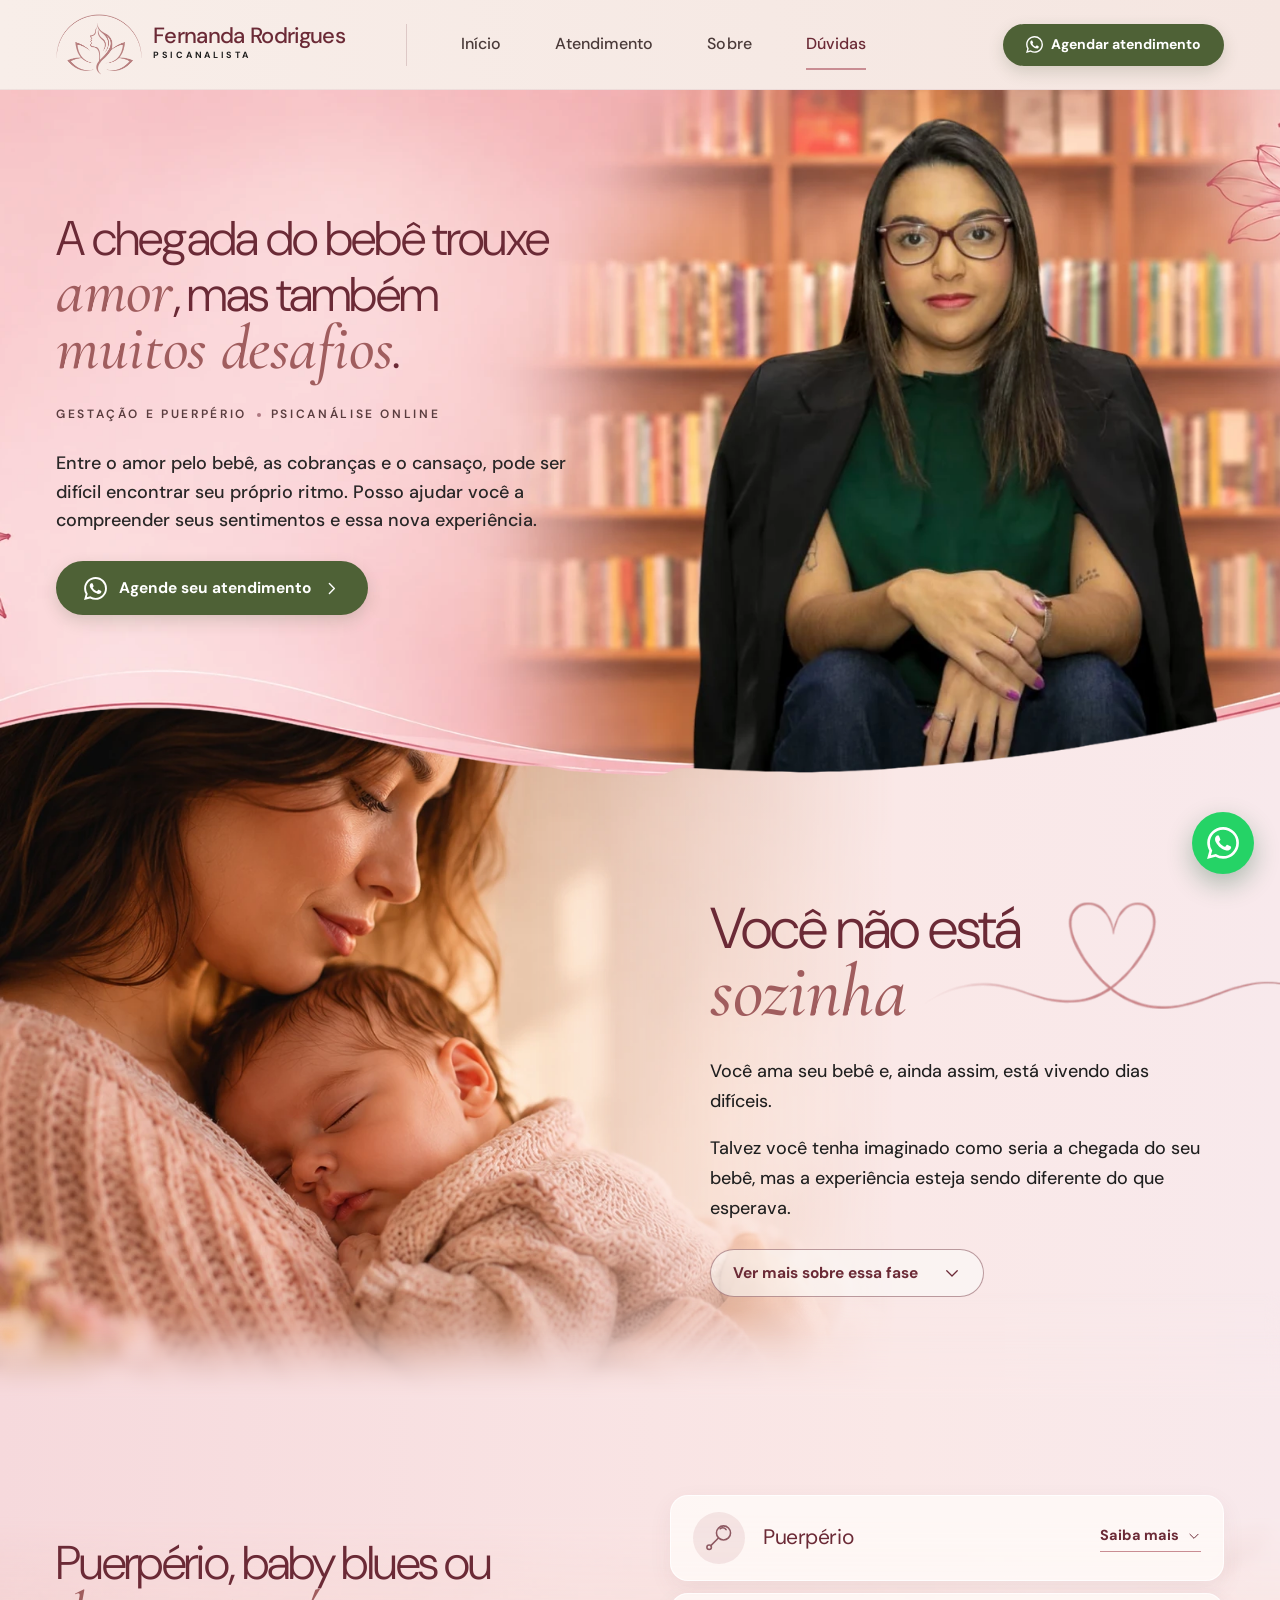
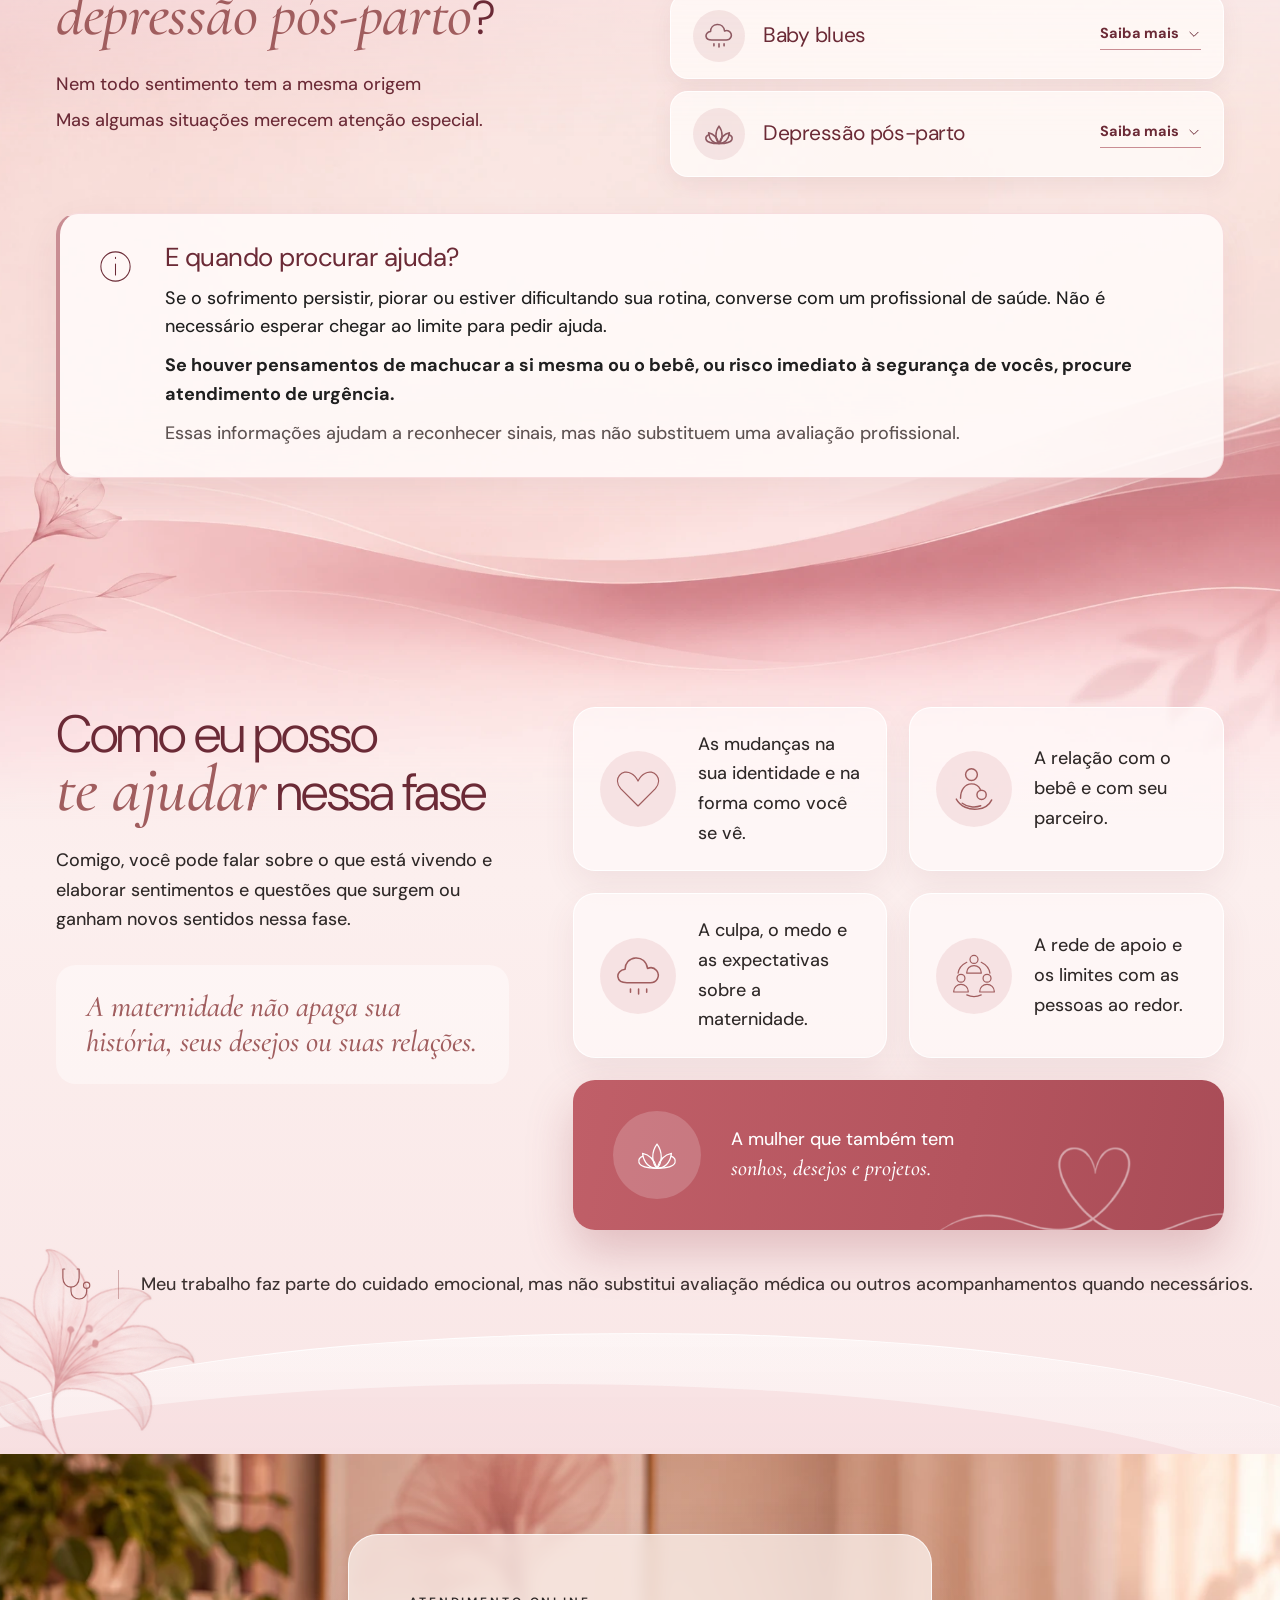
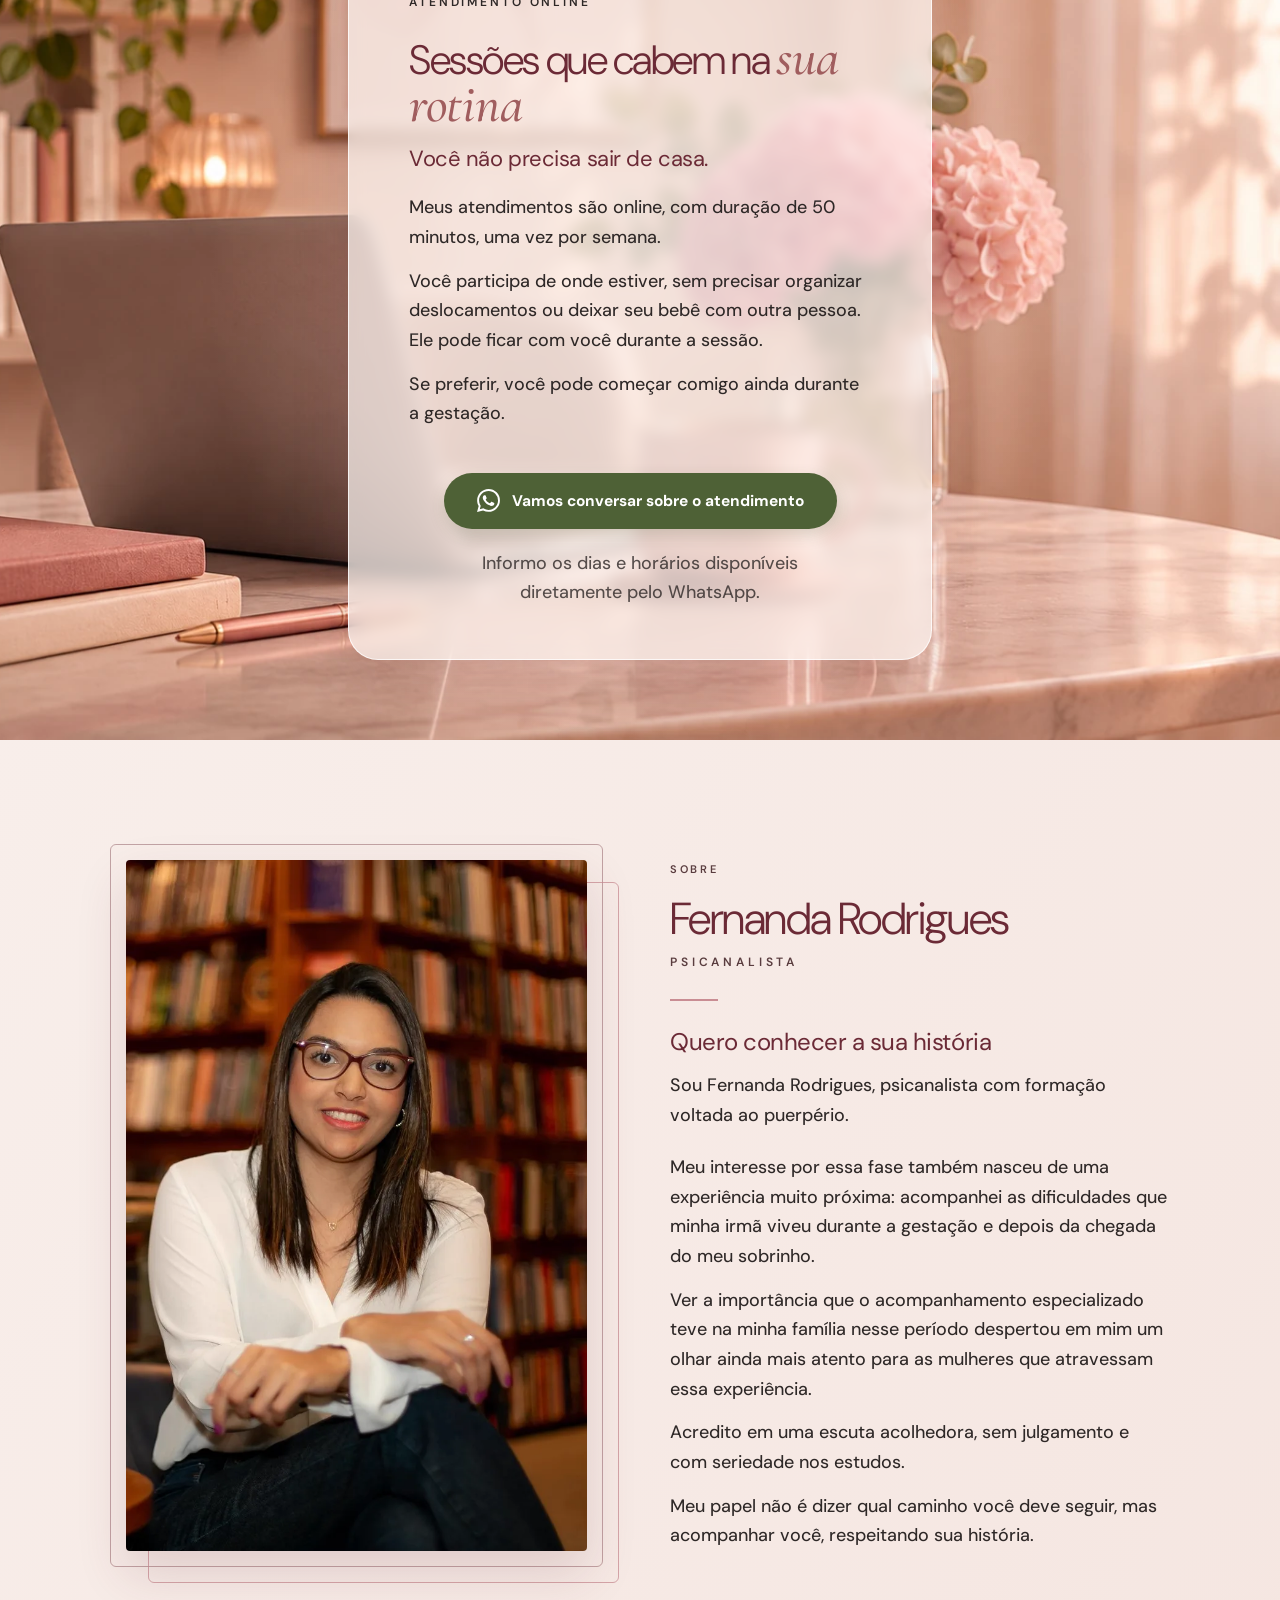
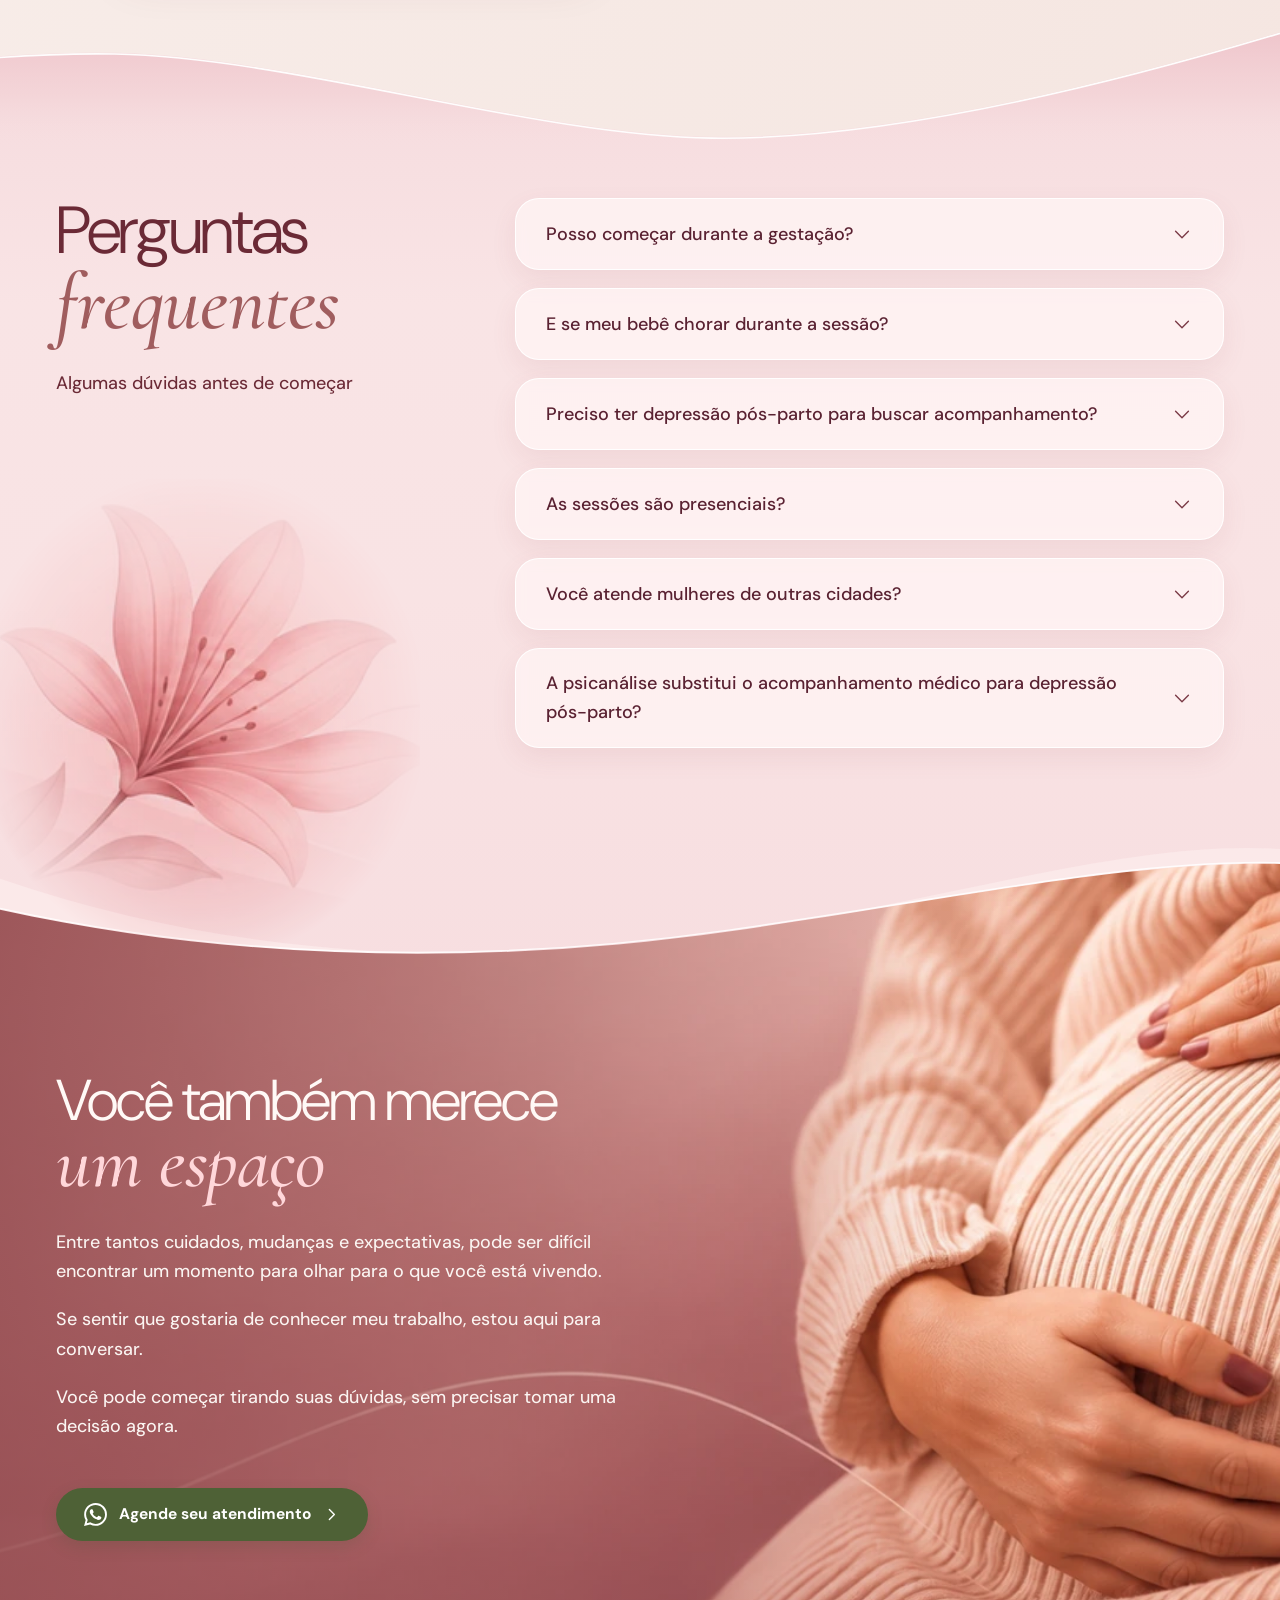
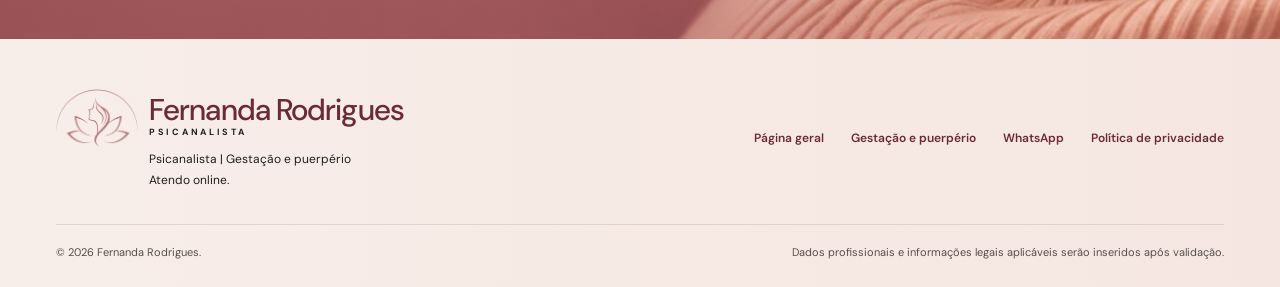
<file: site-puerperio/index.html>
<!doctype html>
<html lang="pt-BR">
<head>
  <!-- Google Tag Manager -->
  <script async src="https://www.googletagmanager.com/gtm.js?id=GTM-MWP8CK8N"></script>
  <script>
    window.dataLayer = window.dataLayer || [];
    function gtag(){dataLayer.push(arguments);}
    gtag('js', new Date());
  </script>
  <!-- End Google Tag Manager -->
  <meta charset="utf-8">
  <meta name="viewport" content="width=device-width, initial-scale=1">
  <meta name="theme-color" content="#F5E6E1">
  <meta name="description" content="Acompanhamento psicanalítico online para gestação e puerpério. Comigo, você encontra um espaço de escuta para falar sobre a maternidade e seus sentimentos.">
  <meta name="robots" content="index,follow">
  <title>Gestação e puerpério | Fernanda Rodrigues — Psicanalista</title>
  <link rel="canonical" href="https://psifernandar.com.br/puerperio/">

  <meta property="og:type" content="website">
  <meta property="og:site_name" content="Fernanda Rodrigues">
  <meta property="og:locale" content="pt_BR">
  <meta property="og:url" content="https://psifernandar.com.br/puerperio/">
  <meta property="og:title" content="Gestação e puerpério | Fernanda Rodrigues, Psicanalista">
  <meta property="og:description" content="Acompanhamento psicanalítico online para gestação e puerpério. Comigo, você encontra um espaço de escuta para falar sobre a maternidade e seus sentimentos.">
  <meta property="og:image" content="https://psifernandar.com.br/puerperio/assets/og-image.jpg">
  <meta property="og:image:width" content="1200">
  <meta property="og:image:height" content="630">
  <meta property="og:image:alt" content="Mulher grávida com as mãos na barriga">
  <meta name="twitter:card" content="summary_large_image">

  <link rel="icon" type="image/png" sizes="32x32" href="/favicon-32.png">
  <link rel="icon" type="image/png" sizes="16x16" href="/favicon-16.png">
  <link rel="apple-touch-icon" href="/assets/img/apple-touch-icon.png">
  <link rel="preconnect" href="https://fonts.googleapis.com">
  <link rel="preconnect" href="https://fonts.gstatic.com" crossorigin>
  <link href="https://fonts.googleapis.com/css2?family=Cormorant:ital,wght@0,500;0,600;1,500;1,600&family=DM+Sans:opsz,wght@9..40,300..700&display=swap" rel="stylesheet">
  <link rel="preload" as="image" href="assets/hero_onda_v2.webp?v=1" fetchpriority="high">
  <link rel="stylesheet" href="css/style-v2.css?v=5">
  <script src="js/script.js" defer></script>
  <script type="application/ld+json">
  {
    "@context": "https://schema.org",
    "@type": "Person",
    "name": "Fernanda Rodrigues",
    "jobTitle": "Psicanalista",
    "description": "Acompanhamento psicanalítico online para gestação e puerpério. Comigo, você encontra um espaço de escuta para falar sobre a maternidade e seus sentimentos.",
    "url": "https://psifernandar.com.br/puerperio/",
    "image": "https://psifernandar.com.br/puerperio/assets/og-image.jpg"
  }
  </script>
  <script type="application/ld+json">
  {
    "@context": "https://schema.org",
    "@type": "FAQPage",
    "mainEntity": [
      {
        "@type": "Question",
        "name": "Posso começar durante a gestação?",
        "acceptedAnswer": { "@type": "Answer", "text": "Sim. Posso te acompanhar também durante a gestação, para que você tenha esse suporte antes mesmo da chegada do bebê." }
      },
      {
        "@type": "Question",
        "name": "E se meu bebê chorar durante a sessão?",
        "acceptedAnswer": { "@type": "Answer", "text": "Tudo bem. Seu bebê pode ficar com você. A maternidade não precisa ficar do lado de fora da sessão." }
      },
      {
        "@type": "Question",
        "name": "Preciso ter depressão pós-parto para buscar acompanhamento?",
        "acceptedAnswer": { "@type": "Answer", "text": "Não. Você não precisa ter um diagnóstico para buscar acompanhamento. Pode conversar sobre as mudanças, dúvidas e sentimentos que está vivendo." }
      },
      {
        "@type": "Question",
        "name": "As sessões são presenciais?",
        "acceptedAnswer": { "@type": "Answer", "text": "Não. Atendo online, permitindo que você participe de casa ou de outro lugar em que tenha privacidade." }
      },
      {
        "@type": "Question",
        "name": "Você atende mulheres de outras cidades?",
        "acceptedAnswer": { "@type": "Answer", "text": "Sim. Atendo online mulheres de diferentes regiões do Brasil e brasileiras que vivem no exterior." }
      },
      {
        "@type": "Question",
        "name": "A psicanálise substitui o acompanhamento médico para depressão pós-parto?",
        "acceptedAnswer": { "@type": "Answer", "text": "Não. Quando há suspeita de depressão pós-parto, é importante buscar avaliação de um profissional de saúde habilitado. Meu trabalho pode integrar o cuidado, conforme a necessidade de cada mulher." }
      }
    ]
  }
  </script>
</head>
<body>
<a class="skip-link" href="#principal">Ir para o conteúdo</a>

<!-- Coleção de ícones vetoriais: interface (não fazem parte das fotografias). -->
<svg class="symbol-library" aria-hidden="true" xmlns="http://www.w3.org/2000/svg">
 <symbol id="icon-flower" viewBox="0 0 64 64"><path d="M32 57V33M32 33C20 30 14 20 15 9c10 3 16 9 17 24Zm0 0C44 30 50 20 49 9c-10 3-16 9-17 24ZM32 40C18 37 8 41 6 28c12-1 21 3 26 12Zm0 0c14-3 24 1 26-12-12-1-21 3-26 12Z"/></symbol>
 <symbol id="icon-heart" viewBox="0 0 64 64"><path d="M32 55 9 32C-2 19 11 5 23 12c4 2 7 6 9 10 2-4 5-8 9-10 12-7 25 7 14 20Z"/></symbol>
 <symbol id="icon-cloud" viewBox="0 0 64 64"><path d="M18 45h27c10 0 13-12 6-18-3-3-7-3-10-2-1-9-7-15-16-15-9 0-15 6-16 15-7 1-11 6-10 12 1 5 7 8 19 8Zm2 8-3 5m17-5-3 5m17-5-3 5"/></symbol>
 <symbol id="icon-balance" viewBox="0 0 64 64"><path d="M32 7v49M20 57h24M10 18h44M12 19 4 39h16l-8-20Zm40 0-8 20h16l-8-20ZM4 39c0 8 16 8 16 0m24 0c0 8 16 8 16 0"/></symbol>
 <symbol id="icon-laptop" viewBox="0 0 64 64"><rect x="12" y="11" width="40" height="31" rx="2"/><path d="M6 49h52l-5 6H11l-5-6Z"/></symbol>
 <symbol id="icon-arrow" viewBox="0 0 24 24"><path d="m9 5 7 7-7 7"/></symbol>
 <symbol id="icon-chevron" viewBox="0 0 24 24"><path d="m5 9 7 7 7-7"/></symbol>
 <symbol id="icon-whatsapp" viewBox="0 0 24 24"><path fill="currentColor" stroke="none" d="M17.47 14.38c-.3-.15-1.76-.87-2.03-.97-.27-.1-.47-.15-.67.15-.2.3-.77.97-.94 1.16-.17.2-.35.22-.64.08-.3-.15-1.26-.47-2.39-1.48-.88-.79-1.48-1.76-1.65-2.06-.17-.3-.02-.46.13-.6.13-.14.3-.35.45-.52.15-.18.2-.3.3-.5.1-.2.05-.37-.03-.52-.07-.15-.67-1.61-.92-2.2-.24-.58-.49-.5-.67-.51h-.57c-.2 0-.52.07-.79.37-.27.3-1.04 1.02-1.04 2.48s1.06 2.88 1.21 3.07c.15.2 2.1 3.2 5.08 4.49.71.3 1.26.49 1.7.63.71.22 1.36.19 1.87.12.57-.09 1.76-.72 2-1.41.25-.7.25-1.29.18-1.41-.08-.13-.28-.2-.57-.35m-5.42 7.4h-.01a9.87 9.87 0 0 1-5.03-1.38l-.36-.21-3.74.98 1-3.65-.24-.37a9.86 9.86 0 0 1-1.51-5.26c0-5.45 4.44-9.88 9.89-9.88 2.64 0 5.12 1.03 6.99 2.9a9.82 9.82 0 0 1 2.89 6.99c0 5.45-4.44 9.88-9.89 9.88m8.41-18.3A11.82 11.82 0 0 0 12.05 0C5.5 0 .16 5.34.16 11.89c0 2.1.55 4.14 1.59 5.95L.06 24l6.3-1.65a11.88 11.88 0 0 0 5.68 1.45h.01c6.55 0 11.89-5.34 11.89-11.89a11.82 11.82 0 0 0-3.48-8.41Z"/></symbol>
 <symbol id="icon-clock" viewBox="0 0 64 64"><circle cx="32" cy="32" r="22"/><path d="M32 19v14l10 7"/></symbol>
 <symbol id="icon-calendar" viewBox="0 0 64 64"><rect x="10" y="14" width="44" height="40" rx="3"/><path d="M20 8v12m24-12v12M10 26h44"/></symbol>
 <symbol id="icon-info" viewBox="0 0 64 64"><circle cx="32" cy="32" r="24"/><path d="M32 28v18m0-29v2"/></symbol>
 <symbol id="icon-spark" viewBox="0 0 64 64"><path d="M32 5v54M5 32h54M13 13l38 38m0-38L13 51"/></symbol>
 <symbol id="icon-rattle" viewBox="0 0 64 64"><circle cx="40" cy="23" r="12.5"/><path d="M34 15.5a8 8 0 0 1 10.5 1.5M31 32 17.5 45.5"/><circle cx="14.5" cy="48.5" r="4"/></symbol>
 <symbol id="icon-cloud-rain" viewBox="0 0 64 64"><path d="M19 39h26c7.5 0 11.5-8 7-13.5-2.5-3-6.5-4-10-2.3C41 15.5 35.5 11 28.5 11.5 21.5 12 17 17.5 17 24c-5.5.5-8.5 4.5-8 8.5.5 4 4 6.5 10 6.5Z"/><path d="M23 46v3.5M32 46v5.5M41 46v3.5"/></symbol>
 <symbol id="icon-mother-baby" viewBox="0 0 64 64"><circle cx="30" cy="13" r="7"/><path d="M17 41c0-10 5.5-17 13-17 5 0 8.5 2.5 10.5 6.5"/><circle cx="42" cy="37" r="5.5"/><path d="M12 42c5 9 15 13 25 12 8-.8 14-4.5 17-11"/><path d="M19 47c6 4.5 15 5.5 22 3"/></symbol>
 <symbol id="icon-stethoscope" viewBox="0 0 64 64"><path d="M14 8h-3v14c0 9 6 15 13 15s13-6 13-15V8h-3"/><path d="M24 37v6c0 8 6 13 13 13s12-5 12-12v-5"/><circle cx="49" cy="34" r="5"/></symbol>
 <symbol id="icon-lotus" viewBox="0 0 64 64"><path d="M32 49c-7-7-7.5-21 0-31 7.5 10 7 24 0 31Z"/><path d="M32 49c-9.5 0-17-6.5-18.5-19 8.5 1.5 15 8 18.5 19Zm0 0c9.5 0 17-6.5 18.5-19-8.5 1.5-15 8-18.5 19Z"/><path d="M14 33.5c-4 1.5-6 5-5 8.5 2 5 11 7 23 7s21-2 23-7c1-3.5-1-7-5-8.5"/></symbol>
 <symbol id="tp-heart" viewBox="2.8 3.4 58.3 58.3"><path d="M32 55 9 32C-2 19 11 5 23 12c4 2 7 6 9 10 2-4 5-8 9-10 12-7 25 7 14 20Z"/></symbol>
 <symbol id="tp-mother" viewBox="6.9 4 52.2 52.2"><circle cx="30" cy="13" r="7"/><path d="M17 41c0-10 5.5-17 13-17 5 0 8.5 2.5 10.5 6.5"/><circle cx="42" cy="37" r="5.5"/><path d="M12 42c5 9 15 13 25 12 8-.8 14-4.5 17-11"/><path d="M19 47c6 4.5 15 5.5 22 3"/></symbol>
 <symbol id="tp-cloud" viewBox="6.9 7.05 48.9 48.9"><path d="M19 39h26c7.5 0 11.5-8 7-13.5-2.5-3-6.5-4-10-2.3C41 15.5 35.5 11 28.5 11.5 21.5 12 17 17.5 17 24c-5.5.5-8.5 4.5-8 8.5.5 4 4 6.5 10 6.5Z"/><path d="M23 46v3.5M32 46v5.5M41 46v3.5"/></symbol>
 <symbol id="tp-support" viewBox="1.6 4.5 60.8 60.8"><circle cx="32" cy="12" r="5.5"/><path d="M22 31v-1c0-5.5 4.5-9.5 10-9.5s10 4 10 9.5v1Z"/><circle cx="14" cy="38" r="5.5"/><path d="M4 57v-1c0-5.5 4.5-9.5 10-9.5s10 4 10 9.5v1Z"/><circle cx="50" cy="38" r="5.5"/><path d="M40 57v-1c0-5.5 4.5-9.5 10-9.5s10 4 10 9.5v1Z"/><path d="M10 31C11 24 16 19 22 16"/><path d="M54 31C53 24 48 19 42 16"/><path d="M22 61c6.5 3 13.5 3 20 0"/></symbol>
</svg>

<header class="site-header" id="inicio">
  <div class="header-inner container">
    <a href="#inicio" class="brand" aria-label="Fernanda Rodrigues, voltar ao início">
      <img class="brand-mark brand-logo" src="assets/logo_fernanda.webp" alt="" aria-hidden="true" width="672" height="474" decoding="async">
      <span class="brand-label"><strong>Fernanda Rodrigues</strong><span>PSICANALISTA</span></span>
    </a>
    <nav class="site-nav" id="navegacao" aria-label="Navegação principal">
      <a class="active" href="#inicio">Início</a>
      <a href="#atendimento">Atendimento</a>
      <a href="#sobre">Sobre</a>
      <a href="#duvidas">Dúvidas</a>
    </nav>
    <a class="btn btn--small btn--primary btn--top contact-trigger" href="#contato"><svg class="icon" aria-hidden="true"><use href="#icon-whatsapp"/></svg> Agendar atendimento</a>
    <button class="menu-toggle" type="button" aria-expanded="false" aria-controls="navegacao" aria-label="Abrir menu"><span></span><span></span><span></span></button>
  </div>
</header>

<main id="principal">
  <!-- 1. HERO. O título e o subtítulo reproduzem a copy validada, não o texto ilustrativo do PNG. -->
  <section class="hero section-anchor" aria-labelledby="hero-title">
    <div class="hero-shade" aria-hidden="true"></div>
    <div class="container hero-inner">
      <div class="hero-content">
        <h1 id="hero-title">A chegada do bebê trouxe <em class="hl">amor</em>, mas também <em class="hl">muitos desafios</em>.</h1>
        <p class="eyebrow eyebrow--hero hero-tag">GESTAÇÃO E PUERPÉRIO <span class="tag-dash" aria-hidden="true"></span> PSICANÁLISE ONLINE</p>
        <p class="hero-lead">Entre o amor pelo bebê, as cobranças e o cansaço, pode ser difícil encontrar seu próprio ritmo. Posso ajudar você a compreender seus sentimentos e essa nova experiência.</p>
        <a href="#contato" class="btn btn--primary contact-trigger"><svg class="icon" aria-hidden="true"><use href="#icon-whatsapp"/></svg> Agende seu atendimento <svg class="icon icon--small" aria-hidden="true"><use href="#icon-arrow"/></svg></a>
      </div>
    </div>
  </section>

  <!-- 2. ACOLHIMENTO: imagem integrada e texto progressivo -->
  <section class="embrace section-anchor" id="acolhimento" aria-labelledby="embrace-title">
    <div class="embrace-feature">
      <div class="embrace-photo" role="img" aria-label="Fotografia de uma mãe segurando seu bebê adormecido"></div>
      <div class="container embrace-content-wrap">
        <div class="embrace-copy">
          <h2 id="embrace-title"><span class="title-line">Você não está<img class="loop-heart" src="assets/coracao_linha.webp" alt="" aria-hidden="true" width="465" height="125" decoding="async"></span><br> <em class="hl">sozinha</em></h2>
          <p class="lead">Você ama seu bebê e, ainda assim, está vivendo dias difíceis.</p>
          <p>Talvez você tenha imaginado como seria a chegada do seu bebê, mas a experiência esteja sendo diferente do que esperava.</p>
          <div class="read-more">
            <button class="read-more-toggle" type="button" aria-expanded="false" aria-controls="fase-mais" data-expand="fase-mais"><span>Ver mais sobre essa fase</span> <svg class="icon" aria-hidden="true"><use href="#icon-chevron"/></svg></button>
          </div>
        </div>
      </div>
    </div>
    <!-- Texto completo em caixa branca, fora da área da foto (a foto não muda de tamanho ao abrir) -->
    <div class="fase-panel" id="fase-mais" hidden>
      <div class="container">
        <div class="fase-box" data-stage="0">
          <svg class="fase-bg" viewBox="0 0 1458 918" preserveAspectRatio="none" aria-hidden="true">
            <defs>
              <linearGradient id="fb-wave" x1="0" y1="0" x2="1" y2="0"><stop offset="0" stop-color="#F6DCDB"/><stop offset=".55" stop-color="#F4D4D4"/><stop offset="1" stop-color="#EFC9C9"/></linearGradient>
              <filter id="fb-soft" x="-20%" y="-20%" width="140%" height="140%"><feGaussianBlur stdDeviation="14"/></filter>
            </defs>
            <path fill="#F8E4E3" d="M0 838C180 806 360 846 560 866C780 888 960 828 1160 834C1300 838 1400 858 1458 850V918H0Z"/>
            <path fill="url(#fb-wave)" fill-opacity=".9" d="M0 884C240 860 480 894 740 900C1000 906 1240 870 1458 878V918H0Z"/>
            <path fill="none" stroke="#fff" stroke-opacity=".85" stroke-width="1.5" vector-effect="non-scaling-stroke" d="M0 838C180 806 360 846 560 866C780 888 960 828 1160 834C1300 838 1400 858 1458 850"/>
          </svg>
          <div class="fase-page fase-page--left">
            <h3>Talvez alguma dessas situações faça sentido para você</h3>
            <ul class="situation-list">
              <li>Você sente medo de não dar conta.</li>
              <li>Está extremamente cansada e sem dormir.</li>
              <li>Sente culpa quando deseja um tempo para si.</li>
              <li>Não se reconhece em alguns momentos.</li>
              <li>Tem dificuldade de encontrar espaço para você e para seu relacionamento.</li>
              <li>Está ouvindo muitos pitacos sobre como deveria cuidar do bebê.</li>
            </ul>
            <div class="fase-think">
              <img class="fase-heart" src="assets/fase_coracao.webp" alt="" aria-hidden="true" width="140" height="96" loading="lazy" decoding="async">
              <p class="quote-copy">Talvez você pense:<br> “Eu era uma mulher,<br> agora sou outra.”</p>
            </div>
            <p class="fase-after">E ainda esteja tentando entender o que essa mudança significa para você.</p>
            <button type="button" class="fase-more fase-more--1" data-fase-next="1">Ver mais <svg class="icon" aria-hidden="true"><use href="#icon-chevron"/></svg></button>
          </div>
          <img class="fase-sprig" src="assets/fase_ramo.webp" alt="" aria-hidden="true" width="170" height="680" loading="lazy" decoding="async">
          <div class="fase-page fase-page--right">
            <p>Nas noites do puerpério, a rotina muda, o ritmo se acelera e quase tudo parece girar em torno de uma nova responsabilidade.</p>
            <p>Entre os cuidados com o bebê e as expectativas sobre como você deveria se sentir, pode faltar tempo para entender o que está acontecendo dentro de você.</p>
            <p>É possível sentir, ao mesmo tempo, <strong>amor e irritação</strong>, <strong>felicidade e tristeza</strong>, vontade de estar perto e, ao mesmo tempo, necessidade de um momento só seu.</p>
            <button type="button" class="fase-more fase-more--2" data-fase-next="2">Ver mais <svg class="icon" aria-hidden="true"><use href="#icon-chevron"/></svg></button>
            <p class="fase-late">Nem sempre é fácil falar sobre esses sentimentos. Às vezes, existe o receio de ser julgada ou de parecer que você não está feliz com a maternidade.</p>
            <p class="fase-late">Mas uma coisa não anula a outra. Você pode <strong>amar profundamente seu bebê</strong> e também sentir falta da vida de antes, precisar de descanso, ter dúvidas e viver dias difíceis.</p>
            <div class="fase-note fase-late">
              <p class="fase-note-text">Você também está passando por uma grande mudança. E o que acontece com você merece atenção, compreensão e cuidado.</p>
              <img class="fase-mom" src="assets/fase_mae_bebe.webp" alt="" aria-hidden="true" width="270" height="296" loading="lazy" decoding="async">
            </div>
          </div>
          <button class="fase-close" type="button" data-expand="fase-mais">Fechar <svg class="icon" aria-hidden="true"><use href="#icon-chevron"/></svg></button>
        </div>
      </div>
    </div>
  </section>

  <!-- 3. EDUCAÇÃO: cartões expansíveis, alertas de segurança sempre visíveis -->
  <section class="education section-anchor" id="puerperio" aria-labelledby="education-title">
    <div class="education-art" aria-hidden="true"></div>
    <!-- Transição 3→4: parte de cima da faixa assets/onda_transicao.webp (a parte de baixo abre a seção 4) -->
    <div class="edu-wave" aria-hidden="true"></div>
    <div class="container">
      <div class="edu-layout">
        <div class="edu-intro">
          <h2 id="education-title">Puerpério, baby blues ou <em class="hl hl--nowrap">depressão pós-parto</em>?</h2>
          <div class="education-deck"><p class="lead">Nem todo sentimento tem a mesma origem</p><p>Mas algumas situações merecem atenção especial.</p></div>
        </div>
        <div class="education-grid edu-list">
          <details class="card-more edu-row"><summary><span class="edu-icon"><svg class="icon" aria-hidden="true"><use href="#icon-rattle"/></svg></span><span class="edu-title">Puerpério</span><span class="edu-more">Saiba mais<svg class="icon" aria-hidden="true"><use href="#icon-chevron"/></svg></span></summary><div class="card-more-body"><p>O puerpério é um período de muitas mudanças físicas, emocionais e na rotina. Sentir-se sensível, cansada ou confusa pode fazer parte dessa adaptação.</p></div></details>
          <details class="card-more edu-row"><summary><span class="edu-icon"><svg class="icon" aria-hidden="true"><use href="#icon-cloud-rain"/></svg></span><span class="edu-title">Baby blues</span><span class="edu-more">Saiba mais<svg class="icon" aria-hidden="true"><use href="#icon-chevron"/></svg></span></summary><div class="card-more-body"><p>Pode envolver choro fácil, sensibilidade, irritação e mudanças de humor nos primeiros dias após o parto. Em geral, melhora espontaneamente em até duas semanas.</p></div></details>
          <details class="card-more edu-row"><summary><span class="edu-icon"><svg class="icon" aria-hidden="true"><use href="#icon-lotus"/></svg></span><span class="edu-title">Depressão pós-parto</span><span class="edu-more">Saiba mais<svg class="icon" aria-hidden="true"><use href="#icon-chevron"/></svg></span></summary><div class="card-more-body"><p>Pode envolver tristeza persistente, ansiedade intensa, culpa, perda de interesse nas atividades e dificuldade para lidar com a rotina. Os sintomas podem ser mais intensos, durar mais tempo e começar durante a gestação ou ao longo do primeiro ano após o nascimento.</p></div></details>
        </div>
      </div>
      <div class="health-advice" role="note" aria-label="Orientações de saúde e atendimento de urgência">
        <svg class="icon" aria-hidden="true"><use href="#icon-info"/></svg>
        <div class="health-advice-copy">
          <h3>E quando procurar ajuda?</h3>
          <p>Se o sofrimento persistir, piorar ou estiver dificultando sua rotina, converse com um profissional de saúde. Não é necessário esperar chegar ao limite para pedir ajuda.</p>
          <p class="urgent-copy">Se houver pensamentos de machucar a si mesma ou o bebê, ou risco imediato à segurança de vocês, procure atendimento de urgência.</p>
          <p class="health-disclaimer">Essas informações ajudam a reconhecer sinais, mas não substituem uma avaliação profissional.</p>
        </div>
      </div>
      <!-- Nota editorial original "ACOG+2": marcador bibliográfico, não é uma afirmação ou fonte verificável para exibir ao público. Validar referências antes da publicação. -->
    </div>
  </section>

  <!-- 4. COMO A TERAPIA AJUDA -->
  <section class="therapy section-anchor" id="escuta" aria-labelledby="therapy-title">
    <!-- Layout V4 (referência enviada em 07/11/2026): texto à esquerda, cartões 2x2 + destaque à direita -->
    <img class="tp-lily" src="assets/lirio_sobre.webp" alt="" aria-hidden="true" width="271" height="337" loading="lazy" decoding="async">
    <div class="tp-wave" aria-hidden="true"></div>
    <div class="container tp">
      <div class="tp-intro">
        <h2 id="therapy-title">Como eu posso<br> <em class="hl">te ajudar</em> nessa fase</h2>
        <p>Comigo, você pode falar sobre o que está vivendo e elaborar sentimentos e questões que surgem ou ganham novos sentidos nessa fase.</p>
        <blockquote class="tp-manifesto">A maternidade não apaga sua história, seus desejos ou suas relações.</blockquote>
      </div>
      <div class="tp-topics">
        <ul class="tp-grid">
          <li class="tp-card"><span class="tp-ico"><svg class="icon" aria-hidden="true"><use href="#tp-heart"/></svg></span><p>As mudanças na sua identidade e na forma como você se vê.</p></li>
          <li class="tp-card"><span class="tp-ico"><svg class="icon" aria-hidden="true"><use href="#tp-mother"/></svg></span><p>A relação com o bebê e com seu parceiro.</p></li>
          <li class="tp-card"><span class="tp-ico"><svg class="icon" aria-hidden="true"><use href="#tp-cloud"/></svg></span><p>A culpa, o medo e as expectativas sobre a maternidade.</p></li>
          <li class="tp-card"><span class="tp-ico"><svg class="icon" aria-hidden="true"><use href="#tp-support"/></svg></span><p>A rede de apoio e os limites com as pessoas ao redor.</p></li>
          <li class="tp-card tp-card--feature"><span class="tp-ico"><svg class="icon" aria-hidden="true"><use href="#icon-lotus"/></svg></span><p>A mulher que também tem<br> <em>sonhos, desejos e projetos.</em></p><img class="tp-heart" src="assets/coracao_linha.webp" alt="" aria-hidden="true" width="465" height="125" loading="lazy" decoding="async"></li>
        </ul>
      </div>
      <p class="tp-note"><svg class="icon" aria-hidden="true"><use href="#icon-stethoscope"/></svg><span>Meu trabalho faz parte do cuidado emocional, mas não substitui avaliação médica ou outros acompanhamentos quando necessários.</span></p>
    </div>
  </section>

  <!-- 5. ATENDIMENTO ONLINE -->
  <section class="online section-anchor" id="atendimento" aria-labelledby="online-title">
    <div class="container">
      <div class="online-banner">
        <div class="online-text">
          <p class="eyebrow">ATENDIMENTO ONLINE</p>
          <h2 id="online-title">Sessões que cabem na <em class="hl">sua rotina</em></h2>
          <h3>Você não precisa sair de casa.</h3>
          <p>Meus atendimentos são online, com duração de 50 minutos, uma vez por semana.</p>
          <p>Você participa de onde estiver, sem precisar organizar deslocamentos ou deixar seu bebê com outra pessoa. Ele pode ficar com você durante a sessão.</p>
          <p>Se preferir, você pode começar comigo ainda durante a gestação.</p>
          <a href="#contato" class="btn btn--primary contact-trigger"><svg class="icon" aria-hidden="true"><use href="#icon-whatsapp"/></svg> <span class="lbl-desk">Vamos conversar sobre o atendimento</span><span class="lbl-mob">Agende seu atendimento</span></a>
          <p class="small-note">Informo os dias e horários disponíveis diretamente pelo WhatsApp.</p>
        </div>
      </div>
    </div>
  </section>

  <!-- 6. SOBRE FERNANDA -->
  <section class="about section-anchor" id="sobre" aria-labelledby="about-title">
    <div class="about-photo-wrap">
      <img src="assets/fernanda_sobre_real.webp" alt="Fernanda Rodrigues sorrindo, de blusa branca, em uma biblioteca" width="900" height="1125" loading="lazy" decoding="async">
    </div>
    <div class="container about-container">
      <div class="about-content">
        <p class="eyebrow">SOBRE</p>
        <h2 id="about-title">Fernanda Rodrigues</h2>
        <p class="about-role">PSICANALISTA</p>
        <span class="accent-line" aria-hidden="true"></span>
        <h3>Quero conhecer a sua história</h3>
        <p class="lead">Sou Fernanda Rodrigues, psicanalista com formação voltada ao puerpério.</p>
          <div class="about-story">
            <p>Meu interesse por essa fase também nasceu de uma experiência muito próxima: acompanhei as dificuldades que minha irmã viveu durante a gestação e depois da chegada do meu sobrinho.</p>
            <p>Ver a importância que o acompanhamento especializado teve na minha família nesse período despertou em mim um olhar ainda mais atento para as mulheres que atravessam essa experiência.</p>
            <p>Acredito em uma escuta acolhedora, sem julgamento e com seriedade nos estudos.</p>
            <p>Meu papel não é dizer qual caminho você deve seguir, mas acompanhar você, respeitando sua história.</p>
          </div>
      </div>
    </div>
    <img class="about-lily" src="assets/lirio_duvidas.webp" alt="" aria-hidden="true" width="279" height="300" loading="lazy" decoding="async">
    <!-- Galho que sai do caule do lírio e corre pela base da seção (traçado pedido em 07/11/2026) -->
    <svg class="about-branch" viewBox="0 0 680 200" aria-hidden="true">
      <defs>
        <linearGradient id="ab-leaf" x1="0" y1="0" x2="1" y2="0"><stop offset="0" stop-color="#EFAFB7"/><stop offset="1" stop-color="#F8D6DA"/></linearGradient>
        <g id="ab-l"><path d="M0 0C18-20 58-25 92 0C58 20 18 17 0 0Z" fill="url(#ab-leaf)"/><path d="M5 0C30-1 58-1 82 0" fill="none" stroke="#E29AA4" stroke-width=".9" stroke-linecap="round"/></g>
      </defs>
      <path class="about-branch-stem" d="M664 4C630 40 560 100 480 122C420 138 350 135 300 118C240 96 200 64 150 66C100 68 50 100 12 150"/>
      <use href="#ab-l" transform="translate(152 66) rotate(-100) scale(.85)"/>
      <use href="#ab-l" transform="translate(126 74) rotate(52) scale(.95)"/>
      <use href="#ab-l" transform="translate(64 94) rotate(206) scale(.7)"/>
      <use href="#ab-l" transform="translate(276 108) rotate(-44) scale(.95)"/>
      <use href="#ab-l" transform="translate(222 84) rotate(120) scale(.6)"/>
      <use href="#ab-l" transform="translate(410 134) rotate(108) scale(.55)"/>
      <use href="#ab-l" transform="translate(474 124) rotate(-72) scale(1.15)"/>
      <use href="#ab-l" transform="translate(556 88) rotate(-4) scale(.85)"/>
      <use href="#ab-l" transform="translate(616 46) rotate(-150) scale(.55)"/>
    </svg>
  </section>

  <!-- 7. PERGUNTAS FREQUENTES: seis perguntas do documento, sem substituições -->
  <section class="faq section-anchor" id="duvidas" aria-labelledby="faq-title">
    <!-- Visual V2 (referência de 07/11/2026): fundo rosado com ondas, lírio, coração e sombra de folhas -->
    <!-- Onda única entre Sobre e Dúvidas (referência de 07/11/2026): acima da curva aparece o fundo da seção Sobre -->
    <svg class="faq-wave faq-wave--top" viewBox="0 0 1440 200" preserveAspectRatio="none" aria-hidden="true">
      <defs><linearGradient id="faq-glow" x1="0" y1="0" x2="0" y2="1"><stop offset="0" stop-color="#EDBFC6" stop-opacity=".75"/><stop offset=".55" stop-color="#F2CFD3" stop-opacity=".55"/><stop offset="1" stop-color="#F6DDDF" stop-opacity="0"/></linearGradient></defs>
      <path fill="url(#faq-glow)" d="M0 46C46 41 88 39 129 40C330 46 600 182 801 186C1000 190 1250 92 1440 4V200H0Z"/>
      <path fill="none" stroke="#fff" stroke-opacity=".95" stroke-width="1.6" vector-effect="non-scaling-stroke" d="M0 46C46 41 88 39 129 40C330 46 600 182 801 186C1000 190 1250 92 1440 4"/>
    </svg>
    <svg class="faq-wave faq-wave--bottom" viewBox="0 0 1440 220" preserveAspectRatio="none" aria-hidden="true">
      <path fill="#FCEDEC" fill-opacity=".75" d="M0 120C260 200 520 210 780 180C1040 150 1260 80 1440 90V220H0Z"/>
      <path fill="none" stroke="#fff" stroke-opacity=".85" stroke-width="1.5" d="M0 150C280 205 560 205 820 172C1060 142 1270 100 1440 104"/>
    </svg>
    <div class="faq-leaves" aria-hidden="true"></div>
    <img class="faq-lily" src="assets/lirio_duvidas.webp" alt="" aria-hidden="true" width="279" height="300" loading="lazy" decoding="async">
    <div class="container faq-panel">
      <div class="faq-heading">
        <h2 id="faq-title">Perguntas <em class="hl">frequentes</em></h2>
        <p class="lead">Algumas dúvidas antes de começar</p>
      </div>
      <div class="faq-list">
        <details><summary>Posso começar durante a gestação?<svg class="icon" aria-hidden="true"><use href="#icon-chevron"/></svg></summary><div class="faq-answer"><p>Sim. Posso te acompanhar também durante a gestação, para que você tenha esse suporte antes mesmo da chegada do bebê.</p></div></details>
        <details><summary>E se meu bebê chorar durante a sessão?<svg class="icon" aria-hidden="true"><use href="#icon-chevron"/></svg></summary><div class="faq-answer"><p>Tudo bem. Seu bebê pode ficar com você. A maternidade não precisa ficar do lado de fora da sessão.</p></div></details>
        <details><summary>Preciso ter depressão pós-parto para buscar acompanhamento?<svg class="icon" aria-hidden="true"><use href="#icon-chevron"/></svg></summary><div class="faq-answer"><p>Não. Você não precisa ter um diagnóstico para buscar acompanhamento. Pode conversar sobre as mudanças, dúvidas e sentimentos que está vivendo.</p></div></details>
        <details><summary>As sessões são presenciais?<svg class="icon" aria-hidden="true"><use href="#icon-chevron"/></svg></summary><div class="faq-answer"><p>Não. Atendo online, permitindo que você participe de casa ou de outro lugar em que tenha privacidade.</p></div></details>
        <details><summary>Você atende mulheres de outras cidades?<svg class="icon" aria-hidden="true"><use href="#icon-chevron"/></svg></summary><div class="faq-answer"><p>Sim. Atendo online mulheres de diferentes regiões do Brasil e brasileiras que vivem no exterior.</p></div></details>
        <details><summary>A psicanálise substitui o acompanhamento médico para depressão pós-parto?<svg class="icon" aria-hidden="true"><use href="#icon-chevron"/></svg></summary><div class="faq-answer"><p>Não. Quando há suspeita de depressão pós-parto, é importante buscar avaliação de um profissional de saúde habilitado. Meu trabalho pode integrar o cuidado, conforme a necessidade de cada mulher.</p></div></details>
      </div>
    </div>
  </section>

  <!-- 8. CONVITE FINAL -->
  <section class="closing section-anchor" id="contato" aria-labelledby="closing-title">
    <div class="closing-overlay" aria-hidden="true"></div>
    <div class="container closing-content">
      <h2 id="closing-title">Você também merece <em class="hl">um espaço</em></h2>
      <p>Entre tantos cuidados, mudanças e expectativas, pode ser difícil encontrar um momento para olhar para o que você está vivendo.</p>
      <p>Se sentir que gostaria de conhecer meu trabalho, estou aqui para conversar.</p>
      <p>Você pode começar tirando suas dúvidas, sem precisar tomar uma decisão agora.</p>
      <a class="btn btn--primary contact-trigger" href="#contato"><svg class="icon" aria-hidden="true"><use href="#icon-whatsapp"/></svg> Agende seu atendimento <svg class="icon icon--small" aria-hidden="true"><use href="#icon-arrow"/></svg></a>
    </div>
  </section>
</main>

<!-- 9. RODAPÉ -->
<footer class="site-footer">
  <div class="container footer-main">
    <div class="footer-brand">
      <div class="brand brand--footer"><img class="brand-mark brand-logo" src="assets/logo_fernanda.webp" alt="" aria-hidden="true" width="672" height="474" decoding="async"><span class="brand-label"><strong>Fernanda Rodrigues</strong><span>PSICANALISTA</span></span></div>
      <p>Psicanalista | Gestação e puerpério</p>
      <p>Atendo online.</p>
    </div>
    <nav class="footer-nav" aria-label="Links do rodapé">
      <a href="/">Página geral</a>
      <a href="#puerperio">Gestação e puerpério</a>
      <a href="#contato" class="contact-trigger">WhatsApp</a>
      <a href="politica-de-privacidade.html">Política de privacidade</a>
    </nav>
  </div>
  <div class="container footer-bottom"><span>© <span id="year">2026</span> Fernanda Rodrigues.</span><span>Dados profissionais e informações legais aplicáveis serão inseridos após validação.</span></div>
</footer>

<!-- Botão flutuante do WhatsApp (fixo no canto direito, acompanha a rolagem) -->
<a class="wa-float contact-trigger" href="#contato" aria-label="Agendar atendimento comigo pelo WhatsApp"><svg class="icon" aria-hidden="true"><use href="#icon-whatsapp"/></svg></a>

</body>
</html>
</file>
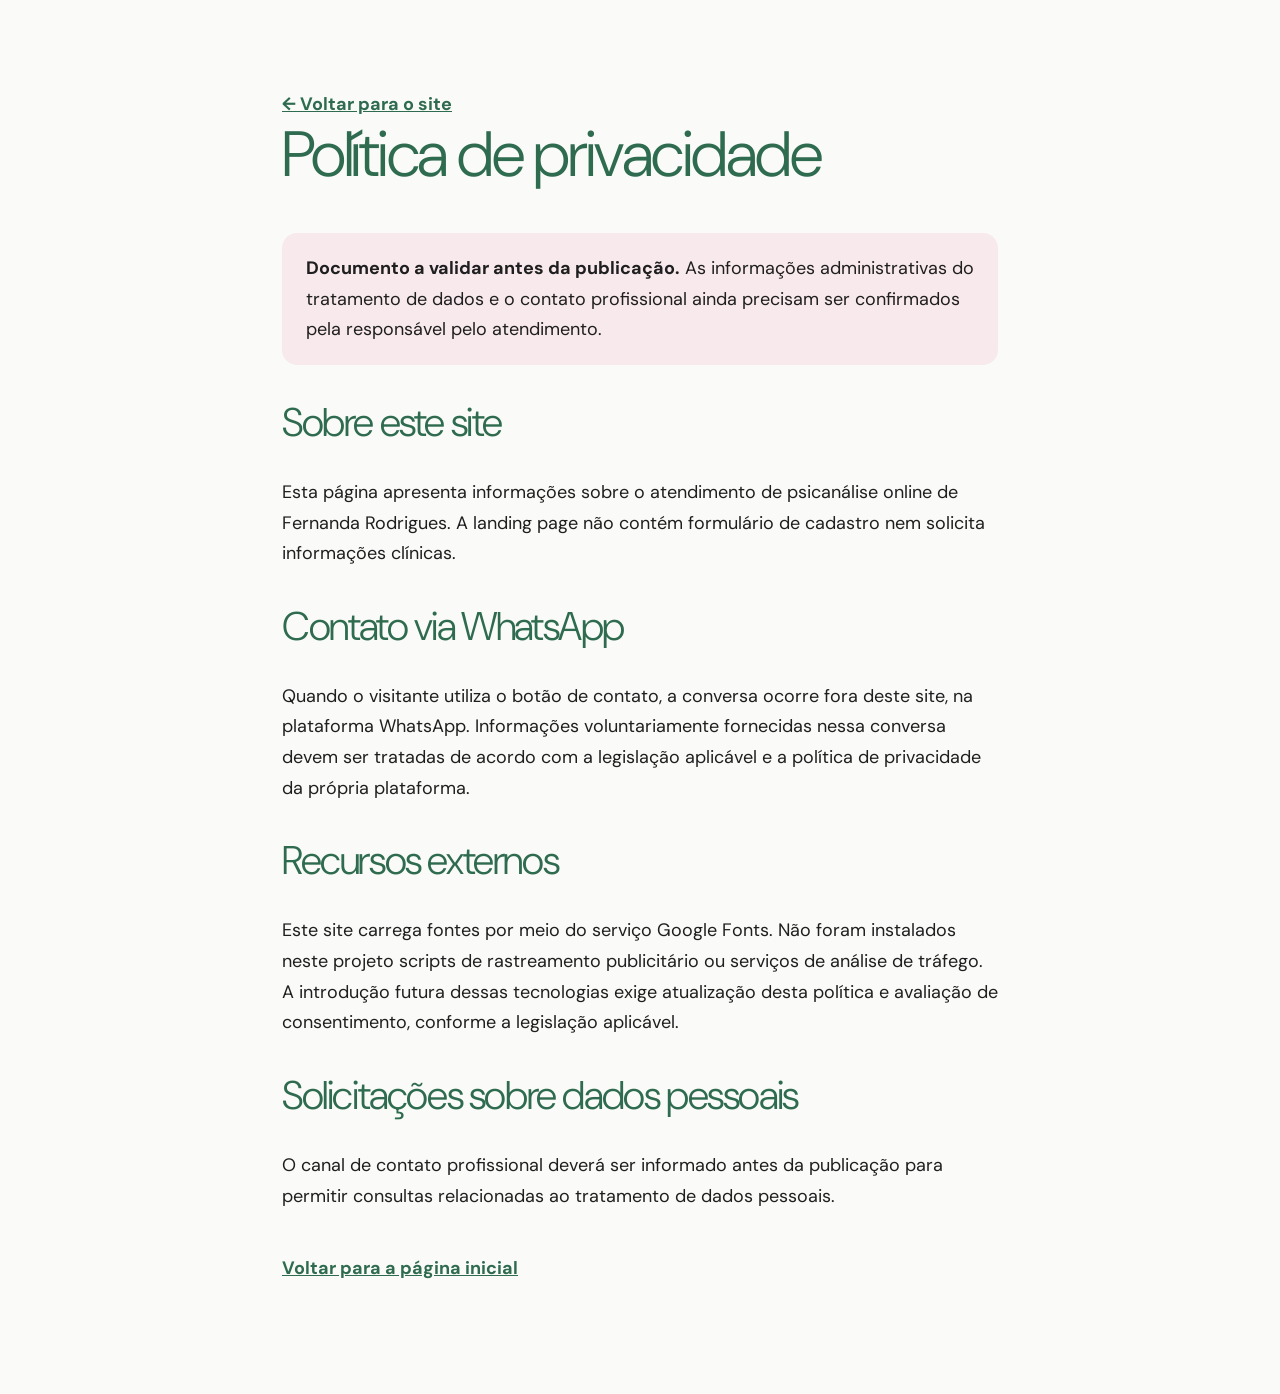
<file: site-geral/privacidade.html>
<!doctype html><html lang="pt-BR"><head><meta charset="utf-8"><meta name="viewport" content="width=device-width,initial-scale=1"><title>Privacidade | Fernanda Rodrigues</title><meta name="robots" content="noindex,follow"><link rel="icon" type="image/svg+xml" href="assets/icons/favicon.svg"><link rel="preconnect" href="https://fonts.googleapis.com"><link rel="preconnect" href="https://fonts.gstatic.com" crossorigin><link href="https://fonts.googleapis.com/css2?family=Cormorant:wght@400;500;600&family=DM+Sans:wght@400;500;600&display=swap" rel="stylesheet"><link rel="stylesheet" href="styles.min.css"><style>.privacy-page{max-width:760px;margin:65px auto 110px;padding:0 22px}.privacy-page h1{font-size:64px;color:#2F6B4F}.privacy-page h2{font-size:40px;margin-top:35px;color:#2F6B4F}.privacy-page p,.privacy-page li{font-size:18px;line-height:1.7}.privacy-notice{background:#f8e9ec;padding:20px 24px;border-radius:15px}.privacy-back{display:inline-block;margin-top:25px;color:#2f6b4f;font-weight:700}</style></head><body><main class="privacy-page"><a class="privacy-back" href="index.html">← Voltar para o site</a><h1>Política de privacidade</h1><p class="privacy-notice"><strong>Documento a validar antes da publicação.</strong> As informações administrativas do tratamento de dados e o contato profissional ainda precisam ser confirmados pela responsável pelo atendimento.</p><h2>Sobre este site</h2><p>Esta página apresenta informações sobre o atendimento de psicanálise online de Fernanda Rodrigues. A landing page não contém formulário de cadastro nem solicita informações clínicas.</p><h2>Contato via WhatsApp</h2><p>Quando o visitante utiliza o botão de contato, a conversa ocorre fora deste site, na plataforma WhatsApp. Informações voluntariamente fornecidas nessa conversa devem ser tratadas de acordo com a legislação aplicável e a política de privacidade da própria plataforma.</p><h2>Recursos externos</h2><p>Este site carrega fontes por meio do serviço Google Fonts. Não foram instalados neste projeto scripts de rastreamento publicitário ou serviços de análise de tráfego. A introdução futura dessas tecnologias exige atualização desta política e avaliação de consentimento, conforme a legislação aplicável.</p><h2>Solicitações sobre dados pessoais</h2><p>O canal de contato profissional deverá ser informado antes da publicação para permitir consultas relacionadas ao tratamento de dados pessoais.</p><a class="privacy-back" href="index.html">Voltar para a página inicial</a></main></body></html>
</file>
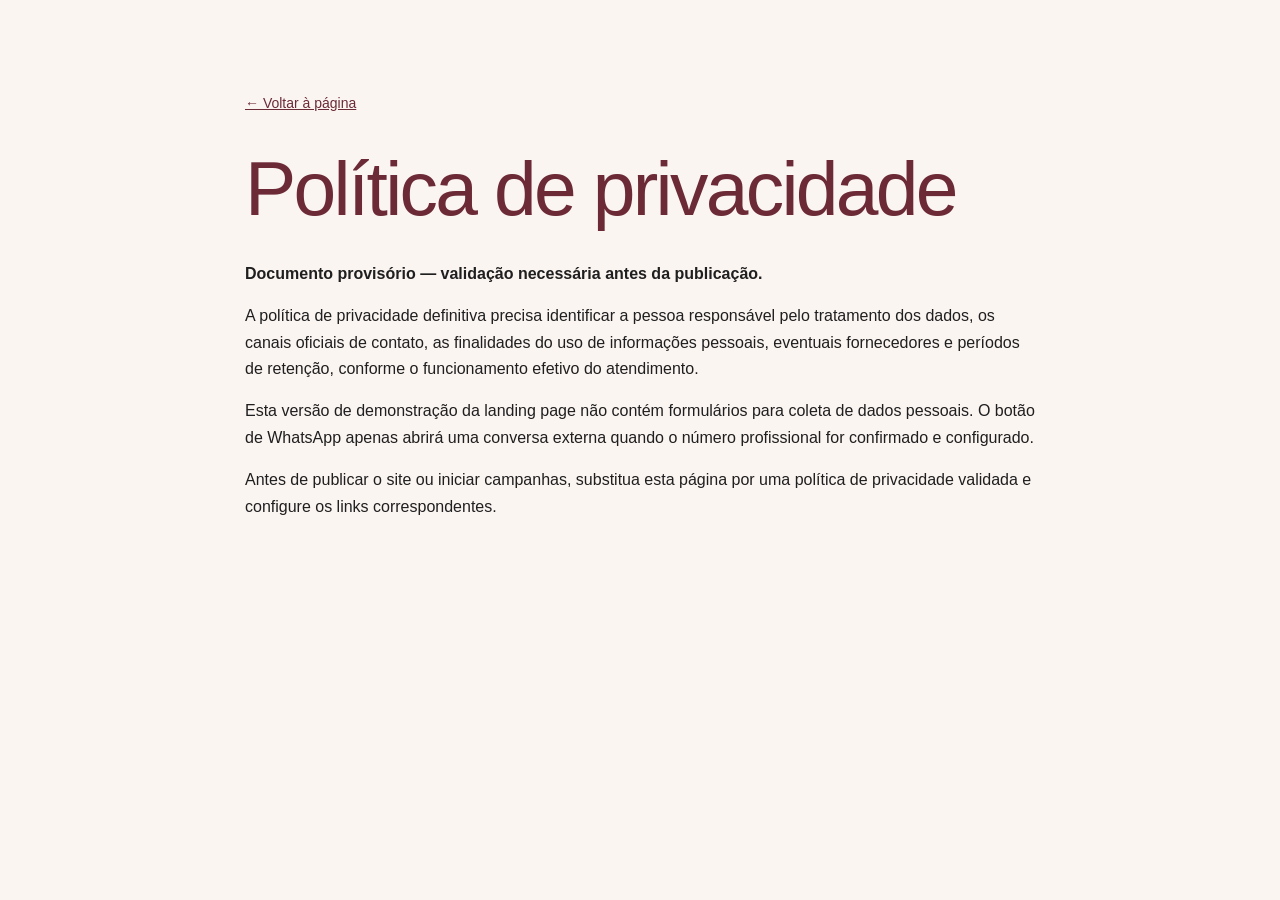
<file: site-puerperio/politica-de-privacidade.html>
<!doctype html>
<html lang="pt-BR"><head><meta charset="utf-8"><meta name="viewport" content="width=device-width, initial-scale=1"><meta name="robots" content="noindex,follow"><title>Política de privacidade — Fernanda Rodrigues (em validação)</title><link rel="stylesheet" href="css/style-v2.css?v=5"></head>
<body style="background:#FBF5F2;min-height:100vh"><main class="container" style="max-width:790px;padding:90px 0"><a href="index.html" style="font-size:14px;color:#6B2A36">← Voltar à página</a><h1 style="font-size:clamp(3rem,6vw,5rem);margin:30px 0;color:#6B2A36">Política de privacidade</h1><p><strong>Documento provisório — validação necessária antes da publicação.</strong></p><p>A política de privacidade definitiva precisa identificar a pessoa responsável pelo tratamento dos dados, os canais oficiais de contato, as finalidades do uso de informações pessoais, eventuais fornecedores e períodos de retenção, conforme o funcionamento efetivo do atendimento.</p><p>Esta versão de demonstração da landing page não contém formulários para coleta de dados pessoais. O botão de WhatsApp apenas abrirá uma conversa externa quando o número profissional for confirmado e configurado.</p><p>Antes de publicar o site ou iniciar campanhas, substitua esta página por uma política de privacidade validada e configure os links correspondentes.</p></main></body></html>
</file>
<file: site-puerperio/css/style-v2.css>
/* Fernanda Rodrigues · Gestação e puerpério · desktop-first
   Identidade visual aprovada: rosa #F8E9EC / #E59BA4, base #FAFBF9,
   verde #2F6B4F / #A7B7A6 e texto #1F1F1F.
   Tipos: Playfair Display + DM Sans. Elementos e texto nunca fazem parte de backgrounds. */
:root{
  --pink-bg:#F5E6E1;--pink:#C98D93;--base:#FBF5F2;--green:#4E6136;--wine:#6B2A36;--rose:#B07378;
  --sage:#A7B7A6;--ink:#1F1F1F;--cream:#fff9f7;--pink-pale:#fff2f2;
  --line:rgba(110,62,78,.14);--serif:'Playfair Display',Georgia,serif;
  --sans:'DM Sans',Arial,sans-serif;--max:1210px;
  --rose-ink:color-mix(in srgb,var(--pink) 49%,var(--ink) 51%);
  --shadow:0 20px 55px rgba(104,67,69,.12);
}
*{box-sizing:border-box}html{scroll-behavior:smooth;scroll-padding-top:90px}body{margin:0;min-width:320px;overflow-x:hidden;background:var(--base);color:var(--ink);font-family:var(--sans);font-size:16px;line-height:1.65;-webkit-font-smoothing:antialiased;text-rendering:optimizeLegibility}
a{color:inherit}button,summary{font:inherit}button{cursor:pointer}img{display:block;max-width:100%}p{margin:0 0 1em}h1,h2,h3,h4{margin:0;font-weight:500}h1,h2,h3{font-family:var(--serif);letter-spacing:-.025em}h1{font-size:clamp(4.1rem,5vw,5.65rem);line-height:.91}h2{font-size:clamp(3.6rem,4.7vw,5.15rem);line-height:.94}h3{font-size:clamp(1.85rem,2.4vw,2.6rem);line-height:1.07}ul{margin:0;padding-left:1.3em}.container{width:min(var(--max),calc(100% - 112px));margin-inline:auto}.symbol-library{height:0;width:0;position:absolute;overflow:hidden}.icon{width:23px;height:23px;fill:none;stroke:currentColor;stroke-width:1.7;stroke-linecap:round;stroke-linejoin:round;flex-shrink:0;display:inline-block;vertical-align:middle}.icon--small{width:17px;height:17px;stroke-width:2}.skip-link{position:absolute;z-index:10000;left:14px;top:-60px;padding:12px 22px;background:var(--green);color:white;border-radius:8px}.skip-link:focus{top:12px}.section-anchor{scroll-margin-top:80px}.eyebrow{margin:0 0 25px;font-size:11px;font-weight:700;letter-spacing:.22em;text-transform:uppercase;color:var(--wine);line-height:1.7}.lead{font-size:18px;line-height:1.55;font-weight:500}.accent-line{display:block;background:var(--pink);height:2px;width:55px;margin:30px 0}.accent-line--light{background:#f5c9ce}.tiny-rule{display:block;width:54px;height:2px;background:var(--pink);margin-bottom:22px}.small-note{font-size:12px;line-height:1.5;opacity:.76;max-width:400px}.btn{text-decoration:none;background:transparent;border:1.5px solid transparent;border-radius:90px;display:inline-flex;align-items:center;justify-content:center;gap:12px;min-height:53px;padding:13px 27px;text-align:center;font-size:13px;line-height:1.2;font-family:var(--sans);font-weight:700;white-space:nowrap;box-shadow:0 6px 17px rgba(34,60,37,.12);transition:background .22s,transform .22s,box-shadow .22s}.btn:hover{transform:translateY(-2px);box-shadow:0 11px 27px rgba(34,60,37,.2)}.btn:focus-visible,summary:focus-visible,a:focus-visible,button:focus-visible{outline:3px solid var(--green);outline-offset:4px}.btn--primary{background:var(--green);color:#fff}.btn--primary:hover{background:#244f3d}.btn--light{background:var(--base);color:var(--wine);border-color:var(--base)}.btn--light:hover{background:#fce5e7}.btn--small{font-size:12px;min-height:42px;padding:10px 22px;gap:8px}.btn--small .icon{width:17px;height:17px}
/* HEADER — deliberate, compact premium brand identity */
.site-header{position:relative;z-index:70;background:linear-gradient(90deg,#fff6f2 0%,#faecea 60%,#f8e9ec 100%);border-bottom:1px solid rgba(161,101,120,.1)}.header-inner{height:89px;display:flex;align-items:center;gap:40px}.brand{display:flex;align-items:center;gap:11px;color:var(--wine);text-decoration:none;min-width:310px}.brand-mark{width:54px;height:60px;fill:none;stroke:var(--rose-ink);stroke-width:1.35;stroke-linecap:round;stroke-linejoin:round}.brand-label{display:flex;flex-direction:column;gap:1px}.brand-label strong{font-family:var(--serif);font-size:29px;font-weight:600;line-height:.94;letter-spacing:-.03em;white-space:nowrap}.brand-label>span{font-size:9px;line-height:1.7;letter-spacing:.3em;font-weight:700;color:var(--ink)}.site-nav{flex:1;display:flex;justify-content:center;align-items:center;gap:32px}.site-nav a{position:relative;font-size:12px;font-weight:600;text-decoration:none;color:#353130;white-space:nowrap;transition:color .2s}.site-nav a:hover,.site-nav a.active{color:var(--wine)}.site-nav a.active:after,.site-nav a:hover:after{content:"";position:absolute;height:2px;width:100%;left:0;bottom:-13px;background:var(--pink)}.btn--top{margin-left:auto}.menu-toggle{display:none}
/* 1 HERO — actual approved image behind real HTML copy */
.hero{position:relative;isolation:isolate;min-height:700px;display:flex;align-items:center;overflow:hidden;background:#f5d9dd url('../assets/hero_biblioteca.webp?v=3') center center /cover no-repeat}.hero-shade{position:absolute;inset:0;z-index:-1;background:linear-gradient(90deg,rgba(248,233,236,.22) 0%,rgba(248,233,236,.08) 34%,transparent 58%);pointer-events:none}.hero-inner{position:relative;padding:92px 0 145px}.hero-content{width:min(565px,48%)}.eyebrow--hero{display:flex;align-items:center;gap:11px;color:var(--wine);letter-spacing:.19em;margin-bottom:28px}.ornament-bar{width:26px;height:1px;background:var(--pink)}.hero h1{color:var(--wine);max-width:570px;text-wrap:balance}.hero-lead{max-width:515px;font-size:16px;line-height:1.7;font-weight:500;margin-bottom:26px;color:#292727}.hero .accent-line{margin:27px 0 25px}.hero .btn{min-height:54px}
/* 2 IMAGE-LED EMBRACE, FROM PROTOTYPE */
.embrace{background:var(--pink-bg)}.embrace-feature{position:relative;isolation:isolate;min-height:610px;display:flex;align-items:center;overflow:hidden;background:linear-gradient(90deg,#f6d9dc,#fae8e7 70%,#f8e9ec)}.embrace-photo{position:absolute;z-index:-2;inset:0 auto 0 0;width:70%;background:url('../assets/mae_bebe.webp') left center / cover no-repeat;-webkit-mask-image:linear-gradient(90deg,#000 0%,#000 59%,transparent 100%);mask-image:linear-gradient(90deg,#000 0%,#000 59%,transparent 100%)}.embrace-content-wrap{position:relative;display:flex;justify-content:flex-end}.embrace-copy{width:44%;padding:105px 0 100px;position:relative;z-index:2}.embrace-copy h2{color:var(--wine);font-size:clamp(3.8rem,5.5vw,6.2rem);line-height:.88;max-width:480px;margin-bottom:25px}.embrace-copy .lead{font-size:17px;margin-bottom:15px}.embrace-copy>p:not(.eyebrow):not(.lead){max-width:430px;font-size:14px;line-height:1.7}.loop-heart{position:absolute;width:210px;right:-45px;top:26%;fill:none;stroke:var(--pink);stroke-width:1.8;stroke-linecap:round;opacity:.75;pointer-events:none}.read-more{margin-top:20px;max-width:520px}.read-more summary{display:inline-flex;gap:25px;align-items:center;justify-content:space-between;color:var(--wine);border:1px solid var(--green);padding:12px 22px;border-radius:70px;min-height:48px;max-width:100%;font-size:13px;font-weight:700;list-style:none;cursor:pointer;background:rgba(250,251,249,.6);transition:background .2s,border-color .2s}.read-more summary::-webkit-details-marker,.card-more summary::-webkit-details-marker,.faq-list summary::-webkit-details-marker{display:none}.read-more summary::marker,.card-more summary::marker,.faq-list summary::marker{content:''}.read-more summary:hover{background:var(--base)}.read-more summary .icon{width:18px;height:18px;transition:transform .25s}.read-more[open] summary .icon{transform:rotate(180deg)}.read-more-body{padding:24px 4px 3px;animation:soft-reveal .23s ease-out}.read-more-body p,.read-more-body li{font-size:14px;line-height:1.68}.read-more-body h3{font-size:29px;color:var(--wine);margin:25px 0 13px}.situation-list{display:grid;gap:9px;padding-left:0;list-style:none}.situation-list li{position:relative;padding-left:22px}.situation-list li:before{content:'✓';position:absolute;left:0;color:var(--wine)}.quote-copy{font-family:var(--serif);font-size:27px!important;color:var(--wine);font-style:italic;margin-top:23px}
/* 3 BACKGROUND PINK, THREE FLOATING TILES + CRITICAL INFORMATION */
.education{position:relative;isolation:isolate;background:#fae7e8;padding:100px 0 103px;overflow:hidden}.education-art{position:absolute;z-index:-1;inset:0;background:url('../assets/fundo_puerperio.webp') center center/cover no-repeat;opacity:.83}.education:before{content:"";position:absolute;inset:0;background:linear-gradient(180deg,rgba(248,233,236,.32),rgba(248,233,236,.68));z-index:-1}.education-header{display:grid;grid-template-columns:1.15fr .7fr;align-items:end;gap:90px;margin-bottom:43px}.education-header h2{color:var(--wine);max-width:740px;font-size:clamp(3.5rem,4.9vw,5.4rem)}.education-deck{padding-left:27px;border-left:2px solid var(--pink);padding-bottom:5px}.education-deck p{font-size:15px;line-height:1.65}.education-deck .lead{font:600 27px/1.05 var(--serif);color:var(--wine)}.education-grid{display:grid;grid-template-columns:repeat(3,minmax(0,1fr));gap:24px}.info-card{position:relative;min-height:260px;padding:29px 30px 24px;border-radius:25px;border:1px solid rgba(255,255,255,.7);background:rgba(255,251,250,.8);box-shadow:0 15px 30px rgba(120,70,78,.13);backdrop-filter:blur(5px);transition:transform .25s,box-shadow .25s}.info-card:hover{transform:translateY(-4px);box-shadow:0 21px 45px rgba(120,70,78,.17)}.info-card-top{display:flex;justify-content:space-between;align-items:center;margin-bottom:16px}.round-icon{width:72px;height:72px;border-radius:50%;background:rgba(229,155,164,.19);display:grid;place-items:center;color:var(--rose-ink)}.round-icon .icon{width:43px;height:43px;stroke-width:1.4}.card-index{font-size:11px;letter-spacing:.25em;color:var(--rose-ink);font-weight:700}.info-card h3{font-size:37px;min-height:60px;color:var(--wine);margin:0 0 10px}.card-more summary{display:inline-flex;gap:13px;align-items:center;list-style:none;cursor:pointer;color:var(--wine);font-size:13px;font-weight:700;border-bottom:1px solid var(--pink);padding:0 0 4px}.card-more .icon{width:15px;height:15px;transition:transform .22s}.card-more[open] summary .icon{transform:rotate(90deg)}.card-more-body{padding:18px 0 0;animation:soft-reveal .23s ease-out}.card-more-body p{font-size:14px;line-height:1.65;margin:0}.health-advice{margin-top:39px;display:grid;grid-template-columns:48px 1fr;gap:21px;background:rgba(255,251,250,.88);border:1px solid rgba(229,155,164,.3);border-left:4px solid var(--pink);border-radius:22px;padding:29px 36px;box-shadow:0 14px 38px rgba(120,70,78,.07)}.health-advice>.icon{height:39px;width:39px;color:var(--wine);margin-top:4px}.health-advice h3{font-size:35px;color:var(--wine);margin-bottom:10px}.health-advice p{font-size:14px;line-height:1.55;margin-bottom:9px}.health-advice p:last-child{margin-bottom:0}.urgent-copy{font-weight:700}.health-disclaimer{color:#5d5251}
/* 4 SPACIOUS EDITORIAL LISTENING SECTION */
.therapy{padding:154px 0 166px;background:radial-gradient(ellipse at 89% 44%,rgba(229,155,164,.17),transparent 42%),linear-gradient(160deg,var(--base),#fff8f6)}.therapy-grid{display:grid;grid-template-columns:.96fr 1.04fr;gap:80px;align-items:start}.therapy-intro h2{color:var(--wine);max-width:610px}.therapy-intro h3{color:var(--wine);font-size:35px;margin-bottom:23px}.therapy-intro p:not(.eyebrow){max-width:610px}.therapy-intro .lead{margin-bottom:15px}.therapy-intro>p:not(.eyebrow):not(.lead):not(.medical-note){font-size:15px}.read-more--quiet summary{border-color:var(--pink);background:var(--pink-bg)}.medical-note{margin-top:29px!important;font-size:12px!important;line-height:1.55!important;color:#554e4b;border-top:1px solid var(--pink);padding-top:16px}.therapy-decor{position:relative;min-height:470px;display:flex;justify-content:space-between;gap:23px;padding-top:105px}.therapy-tile{flex:1;min-width:0;height:137px;border-radius:30px;background:linear-gradient(160deg,rgba(248,233,236,.95),rgba(244,213,216,.55));display:grid;place-items:center;color:var(--rose-ink);box-shadow:0 15px 25px rgba(120,70,78,.06)}.therapy-tile .icon{width:70px;height:70px;stroke-width:1.16}.therapy-tile:nth-child(2){transform:translateY(32px)}.therapy-tile:nth-child(3){transform:translateY(64px)}.therapy-quote{position:absolute;top:337px;right:0;width:100%;font:italic 35px/1.07 var(--serif);color:var(--wine);text-align:center;opacity:.85}
/* 5 ONLINE PHOTO PANEL */
.online{padding:94px 0 137px;background:var(--pink-bg)}.online-banner{position:relative;isolation:isolate;display:flex;justify-content:flex-end;min-height:655px;border-radius:43px;overflow:hidden;background:#f3d8d8 url('../assets/atendimento_online.webp') center center/cover no-repeat;box-shadow:var(--shadow)}.online-banner:before{position:absolute;z-index:-1;content:"";inset:0;background:linear-gradient(90deg,transparent 29%,rgba(248,233,236,.35) 47%,rgba(248,233,236,.88) 66%,rgba(248,233,236,.92) 100%)}.online-text{width:52%;padding:69px 67px 62px 49px;display:flex;flex-direction:column;align-items:flex-start;justify-content:center}.online-text h2{font-size:clamp(3.25rem,4.1vw,4.45rem);line-height:.92;color:var(--wine);margin-bottom:13px}.online-text h3{color:var(--wine);font-size:29px;margin-bottom:19px}.online-text p{font-size:14px;line-height:1.58;max-width:495px;margin-bottom:12px}.online-text .eyebrow{font-size:11px;margin-bottom:19px}.online-text .btn{margin:13px 0 9px}.online-text .small-note{font-size:11px;max-width:430px}
/* 6 ABOUT SECTION WITH REAL PHOTO, ORGANIC CUT */
.about{position:relative;min-height:735px;background:linear-gradient(120deg,#faf1ef,var(--pink-bg));display:flex;align-items:center;isolation:isolate;overflow:hidden}.about-photo-wrap{position:absolute;z-index:-1;left:0;top:0;bottom:0;width:57.5%;background:#fff;clip-path:polygon(0 0,79% 0,88% 8%,95% 21%,100% 43%,98% 57%,91% 78%,81% 100%,0 100%)}.about-photo-wrap:after{content:"";position:absolute;inset:0;background:linear-gradient(90deg,transparent 55%,rgba(248,233,236,.09) 100%)}.about-photo-wrap img{width:100%;height:100%;object-fit:cover;object-position:68% 47%}.about-container{display:flex;justify-content:flex-end}.about-content{width:41%;padding:90px 0 100px;z-index:3}.about-content h2{color:var(--wine);font-size:clamp(4.2rem,5.1vw,5.7rem);margin-bottom:7px}.about-content h3{color:var(--wine);font-size:32px;margin-bottom:20px}.about-content .lead{max-width:460px;font-size:17px}.about-content .read-more{margin-top:29px}.about-botanical{position:absolute;right:-52px;top:7%;height:260px;width:192px;stroke:var(--pink);stroke-width:1.6;fill:none;opacity:.75;pointer-events:none}
/* 7 SIX FULL APPROVED FAQ QUESTIONS */
.faq{padding:110px 0 135px;background:linear-gradient(180deg,#fff8f6,var(--pink-bg))}.faq-panel{position:relative;display:grid;grid-template-columns:.36fr .64fr;gap:72px;padding:85px 73px 94px;border:1px solid rgba(255,255,255,.9);border-radius:37px;background:linear-gradient(145deg,rgba(255,251,250,.88),rgba(249,229,232,.81));box-shadow:0 23px 70px rgba(110,63,73,.11);overflow:hidden}.faq-heading{position:relative;min-height:440px}.faq-heading h2{font-size:clamp(4rem,4.9vw,5.4rem);color:var(--wine)}.faq-heading .lead{font-size:17px;margin-top:27px}.faq-botanical{position:absolute;bottom:-49px;left:-62px;width:244px;height:210px;fill:none;stroke:var(--pink);stroke-width:1.6;opacity:.65;pointer-events:none}.faq-list{display:grid;align-content:start;gap:14px}.faq-list details{border:1px solid rgba(215,174,182,.45);border-radius:18px;background:rgba(255,254,254,.9);box-shadow:0 7px 18px rgba(110,63,73,.08);overflow:hidden;transition:box-shadow .25s}.faq-list details:hover{box-shadow:0 11px 25px rgba(110,63,73,.13)}.faq-list summary{display:flex;gap:17px;align-items:center;justify-content:space-between;cursor:pointer;list-style:none;padding:20px 24px;color:#2c2a28;font-size:14px;font-weight:600;line-height:1.35;min-height:62px}.faq-list summary .icon{color:var(--wine);height:18px;width:18px;transition:transform .25s}.faq-list details[open] summary .icon{transform:rotate(180deg)}.faq-answer{padding:0 27px 22px;animation:soft-reveal .23s ease-out}.faq-answer p{font-size:14px;line-height:1.65;margin:0}
/* 8 CLOSING — approved gestation photo with all final copy readable */
.closing{min-height:650px;position:relative;isolation:isolate;display:flex;align-items:center;overflow:hidden;background:#ac707b url('../assets/convite_gestante.webp') center/cover no-repeat}.closing-overlay{position:absolute;inset:0;z-index:-1;background:linear-gradient(90deg,rgba(64,39,43,.34),rgba(84,49,54,.15) 45%,transparent 72%)}.closing-content{padding:93px 0 98px;color:var(--base)}.closing-content h2{max-width:590px;font-size:clamp(4.2rem,5.4vw,6.2rem);color:#fff9f6;line-height:.9}.closing-content p:not(.eyebrow){max-width:520px;font-size:15px;line-height:1.55}.closing-content .btn{margin-top:23px}.eyebrow--light{color:#ffedef}.closing-content .accent-line{margin:25px 0}
/* 9 FOOTER */
.site-footer{background:linear-gradient(90deg,#faf2f0,var(--pink-bg));color:var(--ink);padding:50px 0 26px}.footer-main{display:flex;gap:70px;justify-content:space-between;align-items:center}.brand--footer{min-width:unset;display:flex}.brand--footer .brand-mark{height:64px;width:58px}.brand--footer .brand-label strong{font-size:30px}.footer-brand p{font-size:12px;margin:3px 0 0 70px;line-height:1.5}.footer-nav{display:flex;gap:27px;justify-content:flex-end;align-items:center;flex-wrap:wrap}.footer-nav a,.footer-nav span{font-size:12px;color:var(--wine);font-weight:600;text-decoration:none}.footer-nav a:hover{text-decoration:underline}.footer-bottom{display:flex;justify-content:space-between;align-items:center;gap:20px;margin-top:35px;padding-top:18px;border-top:1px solid var(--line);font-size:11px;color:#574e4b}.footer-bottom span:last-child{text-align:right}
/* WHATSAPP PREVIEW MODE */
.contact-dialog{position:fixed;max-height:min(85vh,680px);overflow:auto;width:min(calc(100vw - 30px),510px);padding:40px;background:#fff9f8;border:none;border-radius:25px;box-shadow:0 30px 100px rgba(36,27,30,.4);color:var(--ink)}.contact-dialog::backdrop{background:rgba(36,27,30,.63)}.contact-dialog h2{font-size:49px;color:var(--wine);margin-bottom:19px}.contact-dialog p{font-size:14px}.contact-dialog blockquote{margin:22px 0;padding:22px;background:var(--pink-bg);border-left:3px solid var(--pink);border-radius:10px;font-size:15px}.contact-dialog .dialog-close{position:absolute;right:20px;top:13px;border:0;background:none;font-size:34px;color:var(--wine);line-height:1.2;cursor:pointer}.dialog-ornament{display:block;color:var(--rose-ink);margin-bottom:12px}.dialog-ornament .icon{height:49px;width:49px}.copy-feedback{min-height:22px;margin-top:12px!important;color:var(--wine)}
@keyframes soft-reveal{from{opacity:0;transform:translateY(-4px)}to{opacity:1;transform:translateY(0)}}
/* Tablet */
@media(max-width:1230px){.container{width:min(var(--max),calc(100% - 72px))}.header-inner{gap:22px}.brand{min-width:260px}.brand-label strong{font-size:25px}.site-nav{gap:20px}.site-nav a{font-size:11px}.hero{min-height:665px}.hero-content{width:51%}.hero h1{font-size:clamp(4rem,5.4vw,4.7rem)}.education-header{gap:40px}.therapy-grid{gap:40px}.online-text{width:56%;padding:60px 40px}.faq-panel{padding:60px 50px;gap:38px}.about-content{width:43%}}
@media(max-width:980px){.container{width:calc(100% - 56px)}.header-inner{height:80px}.btn--top{display:none}.brand{min-width:0}.menu-toggle{display:flex;margin-left:auto;width:48px;height:44px;background:none;border:0;padding:10px;flex-direction:column;justify-content:space-around;align-items:center;gap:5px}.menu-toggle span{display:block;width:26px;height:2px;background:var(--green)}.site-nav{position:absolute;top:80px;left:0;right:0;display:none;flex-direction:column;align-items:stretch;background:#fff5f3;padding:24px 35px 30px;box-shadow:0 15px 25px rgba(40,20,27,.14)}.site-nav.is-open{display:flex}.site-nav a{font-size:15px;padding:8px 0}.site-nav a.active:after,.site-nav a:hover:after{display:none}.hero{min-height:630px}.hero-content{width:55%}.hero-lead{font-size:14px}.embrace-copy{width:51%}.embrace-photo{width:67%}.education-header{grid-template-columns:1fr;gap:25px}.education-deck{max-width:550px}.therapy-grid{grid-template-columns:1fr;gap:20px}.therapy-decor{max-width:600px;min-height:290px;padding-top:35px}.therapy-quote{top:235px}.online-banner{min-height:650px}.online-text{width:62%}.about{min-height:665px}.about-photo-wrap{width:56%}.about-content{width:47%}.faq-panel{grid-template-columns:1fr;gap:32px}.faq-heading{min-height:0}.faq-botanical{display:none}.closing{min-height:635px}}
/* Mobile: planned responsive adaptation, separate final mobile art direction may refine these rules */
@media(max-width:700px){.container{width:calc(100% - 36px)}.header-inner{height:73px}.brand-mark{width:42px;height:47px}.brand-label strong{font-size:23px}.brand-label>span{font-size:8px}.site-nav{top:73px}.hero{min-height:780px;align-items:start;background-size:auto 60%;background-position:64% bottom;background-color:#f8e4e6}.hero-shade{background:linear-gradient(180deg,#f8e7e9 0%,rgba(248,231,233,.98) 42%,rgba(248,231,233,.3) 71%,transparent 100%)}.hero-inner{padding:56px 0 390px}.hero-content{width:100%;max-width:480px}.hero h1{font-size:clamp(3.55rem,11.5vw,5rem);line-height:.9}.hero-lead{font-size:14px;line-height:1.55;max-width:440px}.hero .accent-line{margin:20px 0 17px}.hero .eyebrow{margin-bottom:20px;font-size:9px}.hero .btn{font-size:12px;padding:14px 22px}.embrace-feature{min-height:950px;align-items:end}.embrace-photo{top:0;left:0;width:100%;height:470px;background-position:28% 40%;-webkit-mask-image:linear-gradient(180deg,#000 0%,#000 60%,transparent 100%);mask-image:linear-gradient(180deg,#000 0%,#000 60%,transparent 100%)}.embrace-content-wrap{justify-content:start}.embrace-copy{width:100%;padding:470px 0 85px}.embrace-copy h2{font-size:clamp(4.25rem,11vw,5.8rem);max-width:520px}.embrace-copy .lead{font-size:17px}.embrace-copy>p:not(.eyebrow):not(.lead){font-size:14px}.loop-heart{right:-92px;top:51%;width:190px}.education{padding:83px 0}.education-header{margin-bottom:34px}.education-header h2{font-size:clamp(3.3rem,10vw,4.8rem)}.education-grid{grid-template-columns:1fr;gap:17px}.info-card{min-height:0;padding:28px}.info-card h3{min-height:0;font-size:38px}.round-icon{width:65px;height:65px}.health-advice{grid-template-columns:1fr;gap:5px;padding:27px}.health-advice h3{font-size:32px}.therapy{padding:100px 0 130px}.therapy-intro h2{font-size:clamp(3.4rem,10vw,4.6rem)}.therapy-intro h3{font-size:29px}.therapy-decor{min-height:270px;padding-top:30px;gap:10px}.therapy-tile{height:100px;border-radius:19px}.therapy-tile .icon{width:51px;height:51px}.therapy-tile:nth-child(2){transform:translateY(17px)}.therapy-tile:nth-child(3){transform:translateY(34px)}.therapy-quote{top:205px;font-size:30px}.online{padding:60px 0 100px}.online-banner{min-height:900px;align-items:end;background-position:26% top;background-size:auto 54%;border-radius:28px;background-color:#f4e1e1}.online-banner:before{background:linear-gradient(180deg,transparent 0%,transparent 29%,rgba(248,233,236,.65) 42%,rgba(248,233,236,.98) 52%,rgba(248,233,236,.98) 100%)}.online-text{width:100%;padding:475px 28px 48px}.online-text h2{font-size:clamp(3.4rem,10vw,4.5rem)}.online-text h3{font-size:28px}.about{display:block;min-height:0;padding-top:0}.about-photo-wrap{position:relative;width:100%;height:455px;clip-path:polygon(0 0,100% 0,100% 86%,88% 95%,72% 100%,0 100%)}.about-photo-wrap img{object-position:67% center}.about-container{justify-content:start}.about-content{width:100%;padding:70px 0 100px}.about-content h2{font-size:clamp(4rem,10vw,5rem)}.about-botanical{right:-80px;bottom:7%;top:auto;width:160px}.faq{padding:80px 0}.faq-panel{padding:45px 24px 55px;border-radius:25px;gap:28px}.faq-heading h2{font-size:clamp(3.65rem,10vw,4.5rem)}.faq-list summary{font-size:13px;padding:20px 17px}.faq-answer{padding:0 19px 22px}.closing{min-height:780px;align-items:start;background-position:66% bottom;background-size:auto 61%;background-color:#a96d78}.closing-overlay{background:linear-gradient(180deg,rgba(95,54,62,.85) 0%,rgba(95,54,62,.8) 37%,rgba(95,54,62,.3) 60%,transparent 90%)}.closing-content{padding:75px 0 370px}.closing-content h2{font-size:clamp(4rem,11vw,5.6rem)}.closing-content p:not(.eyebrow){font-size:14px}.footer-main,.footer-bottom{flex-direction:column;align-items:flex-start}.footer-main{gap:35px}.footer-nav{justify-content:flex-start;gap:16px 25px}.footer-bottom span:last-child{text-align:left}.site-footer{padding:40px 0 24px}}
@media(max-width:390px){.hero{min-height:840px}.hero h1{font-size:3.45rem}.hero-inner{padding-bottom:420px}.brand-label strong{font-size:21px}.embrace-feature{min-height:1020px}.embrace-copy{padding-top:460px}.read-more summary{font-size:12px;padding:12px 16px}.online-banner{min-height:960px}.online-text{padding-top:475px}}
@media(prefers-reduced-motion:reduce){html{scroll-behavior:auto}*,*:before,*:after{animation-duration:.001ms!important;transition-duration:.001ms!important}}


/* =========================================================
   IDENTIDADE V3 (07/11/2026): baseada na referência visual
   Títulos Playfair Display em vinho, botões verde oliva,
   fundos rosados quentes, tipografia mais leve e compacta.
   Backup da versão anterior: css/style-v2-backup.css
   ========================================================= */
h1,h2,h3{font-weight:400;letter-spacing:-.01em}
h1{font-size:clamp(2.9rem,4vw,4.1rem);line-height:1.08}
h2{font-size:clamp(2.5rem,3.4vw,3.6rem);line-height:1.08}
h3{font-size:clamp(1.4rem,1.8vw,1.9rem);line-height:1.2}
.eyebrow{color:#5A3D3F;font-weight:600;letter-spacing:.24em}
.accent-line,.tiny-rule{background:var(--pink)}
.btn--primary{background:var(--green);color:#fff}
.btn--primary:hover{background:#3E4F2A}
.btn{box-shadow:0 6px 16px rgba(62,79,42,.18)}

/* Header */
.site-header{background:linear-gradient(90deg,#F8EEE9 0%,#F6E9E4 60%,#F5E6E1 100%)}
.brand-label strong{font-size:24px;font-weight:500;letter-spacing:-.01em;color:var(--wine)}
.brand-mark{stroke:var(--rose)}
.site-nav{justify-content:flex-start;padding-left:34px;border-left:1px solid rgba(107,42,54,.18);height:38px}
.site-nav a{color:#4A3A39;font-weight:500}
.site-nav a:hover,.site-nav a.active{color:var(--wine)}

/* Hero */
.hero h1{color:var(--wine);max-width:540px}
.hero .accent-line{width:46px;margin:24px 0 22px}

/* Acolhimento */
.embrace-copy h2{font-size:clamp(2.9rem,4.2vw,4.4rem);line-height:1.02;font-style:normal;color:var(--wine)}
.read-more summary{border-color:rgba(107,42,54,.45);color:var(--wine)}
.read-more-body h3{font-size:22px}
.quote-copy{font-size:22px!important}
.situation-list li:before{color:var(--rose)}
.loop-heart{stroke:var(--pink)}

/* Educação */
.education-header h2{font-size:clamp(2.5rem,3.5vw,3.6rem)}
.education-deck .lead{font:400 22px/1.2 var(--serif)}
.info-card{border-radius:20px;background:rgba(250,238,234,.88)}
.info-card h3{font-size:28px;min-height:0}
.round-icon{background:rgba(201,141,147,.2);color:var(--rose)}
.card-index{color:var(--rose)}
.health-advice h3{font-size:26px}
.health-advice{border-left-color:var(--pink)}

/* Terapia */
.therapy-intro h3{font-size:26px}
.therapy-tile{color:var(--rose);background:linear-gradient(160deg,rgba(245,228,223,.95),rgba(238,210,206,.6))}
.therapy-quote{font-size:26px;color:var(--wine)}

/* Atendimento online */
.online-text h2{font-size:clamp(2.4rem,3.2vw,3.3rem);line-height:1.05}
.online-text h3{font-size:22px}

/* Sobre */
.about-content h2{font-size:clamp(2.8rem,3.8vw,3.9rem)}
.about-content h3{font-size:24px}

/* Dúvidas */
.faq-heading h2{font-size:clamp(2.6rem,3.6vw,3.7rem)}

/* Sobre: suaviza o fundo branco da foto recortada */
.about-photo-wrap{background:#F8EDE9}
.about-photo-wrap img{mix-blend-mode:multiply}

/* Convite final */
.eyebrow--light{color:#FFE9EB}
.closing{background-color:#A05D5E}
.closing-overlay{background:linear-gradient(90deg,rgba(150,80,84,.86) 0%,rgba(160,93,94,.55) 42%,rgba(160,93,94,.08) 70%,transparent 80%)}
.closing-content h2{font-size:clamp(2.8rem,4vw,4.1rem);line-height:1.05}

/* Rodapé e diálogo */
.site-footer{background:linear-gradient(90deg,#F8EEE9,#F5E6E1)}
.footer-nav a,.footer-nav span{color:var(--wine)}
.contact-dialog h2{font-size:36px}

@media(max-width:980px){
  .site-nav{border-left:0;height:auto;padding:24px 35px 30px;justify-content:flex-start}
}
@media(max-width:700px){
  .brand-label strong{font-size:21px}
  .hero h1,.embrace-copy h2,.education-header h2,.therapy-intro h2,.online-text h2,.faq-heading h2,.about-content h2,.closing-content h2{line-height:1.08}
  .hero h1{font-size:clamp(2.4rem,9vw,3.1rem)}
  .embrace-copy h2{font-size:clamp(2.6rem,10vw,3.4rem)}
  .education-header h2,.therapy-intro h2,.online-text h2,.faq-heading h2{font-size:clamp(2.2rem,8.5vw,2.9rem)}
  .about-content h2{font-size:clamp(2.5rem,9.5vw,3.2rem)}
  .closing-content h2{font-size:clamp(2.5rem,9.5vw,3.3rem)}
  .closing-overlay{background:linear-gradient(180deg,rgba(150,80,84,.92) 0%,rgba(160,93,94,.85) 40%,rgba(160,93,94,.3) 62%,transparent 88%)}
  .info-card h3{font-size:26px}
  .therapy-quote{font-size:22px}
}
@media(max-width:390px){
  .hero h1{font-size:2.3rem}
}

.menu-toggle span{background:var(--wine)}

/* TIPOGRAFIA V4 (07/11/2026)
   Títulos e textos em DM Sans; palavra de destaque em Cormorant itálico.
   Destaque .hl em 1.3em para igualar a altura das minúsculas. */
:root{--serif:'DM Sans',Arial,sans-serif;--accent:#A05D5E}
h1,h2,h3{font-family:'DM Sans',Arial,sans-serif;font-weight:300;letter-spacing:-.035em;line-height:1.1}
.hero h1{font-size:clamp(2.7rem,3.8vw,3.9rem)}
.embrace-copy h2{font-size:clamp(2.7rem,3.9vw,4rem);line-height:1.08;font-style:normal}
.education-header h2,.therapy-intro h2,.online-text h2,.faq-heading h2{font-size:clamp(2.3rem,3.2vw,3.3rem)}
.about-content h2{font-size:clamp(2.6rem,3.6vw,3.6rem)}
.closing-content h2{font-size:clamp(2.6rem,3.7vw,3.8rem)}
h3,.therapy-intro h3,.online-text h3,.about-content h3,.info-card h3,.health-advice h3,.read-more-body h3{font-weight:400;letter-spacing:-.02em}
.info-card h3{font-size:25px}.health-advice h3{font-size:23px}.therapy-intro h3,.about-content h3{font-size:22px}.online-text h3{font-size:20px}
.education-deck .lead{font:400 20px/1.3 'DM Sans',Arial,sans-serif;letter-spacing:-.015em}
.therapy-quote{font:italic 500 30px/1.1 'Cormorant',Georgia,serif;letter-spacing:0;color:var(--accent)}
.quote-copy{font-family:'Cormorant',Georgia,serif!important;font-weight:500;font-size:26px!important;letter-spacing:0;color:var(--accent)}
.brand-label strong{font-family:'DM Sans',Arial,sans-serif;font-weight:500;font-size:22px;letter-spacing:-.03em}

/* Destaque */
.hl{font-family:'Cormorant',Georgia,serif;font-style:italic;font-weight:500;font-size:1.3em;letter-spacing:-.005em;color:var(--accent);line-height:.85}
.closing-content .hl{color:#FFD7DA}

@media(max-width:700px){
  .hero h1{font-size:clamp(2.3rem,8.6vw,2.9rem)}
  .embrace-copy h2{font-size:clamp(2.4rem,9.5vw,3.1rem)}
  .education-header h2,.therapy-intro h2,.online-text h2,.faq-heading h2{font-size:clamp(2.1rem,8vw,2.7rem)}
  .about-content h2{font-size:clamp(2.3rem,9vw,2.9rem)}
  .closing-content h2{font-size:clamp(2.3rem,9vw,3rem)}
  .brand-label strong{font-size:20px}
}

/* Ornamento coração junto ao título "Você não está sozinha".
   Recorte original de assets/ornamentos_referencia.png (assets/coracao_linha.webp).
   Preso ao fim da primeira linha (.title-line) para acompanhar o texto em qualquer tela;
   o <br> garante que "sozinha" fique sempre na segunda linha. */
.embrace-copy h2{position:relative}
.embrace-copy .title-line{position:relative;display:inline-block;white-space:nowrap}
.embrace-copy .loop-heart{position:absolute;left:calc(100% - 2.35em);top:.12em;right:auto;width:6.9em;height:auto;max-width:none;opacity:.95;pointer-events:none;stroke:none}
@media(max-width:700px){.embrace-copy .loop-heart{left:calc(100% - 1.75em);top:.18em;width:5.2em}}

/* ===== Seção "Entender essa fase": lista compacta com "Saiba mais" (07/11/2026) ===== */
.hl--nowrap{white-space:nowrap}
.education{padding:95px 0}
.edu-layout{display:grid;grid-template-columns:.95fr 1.05fr;gap:70px;align-items:center;margin-bottom:36px}
.edu-intro h2{color:var(--wine);font-size:clamp(2.3rem,3.1vw,3.2rem);margin-bottom:28px}
.edu-intro .education-deck{padding-left:22px}
.edu-list{display:flex!important;flex-direction:column;gap:12px}
.edu-row{background:rgba(255,250,248,.82);border:1px solid rgba(255,255,255,.85);border-radius:18px;box-shadow:0 8px 22px rgba(120,70,78,.08);transition:box-shadow .25s,background .25s}
.edu-row:hover{box-shadow:0 12px 28px rgba(120,70,78,.13)}
.edu-row[open]{background:rgba(255,252,251,.95)}
.edu-row summary{display:flex;align-items:center;gap:16px;padding:16px 22px;border:0;cursor:pointer;list-style:none;color:inherit}
.edu-num{font-size:11px;font-weight:700;letter-spacing:.2em;color:var(--rose);width:22px}
.edu-icon{width:44px;height:44px;border-radius:50%;display:grid;place-items:center;background:rgba(201,141,147,.18);color:var(--rose);flex-shrink:0}
.edu-icon .icon{width:24px;height:24px;stroke-width:1.5}
.edu-title{flex:1;font-size:21px;font-weight:400;letter-spacing:-.02em;color:var(--wine);line-height:1.2}
.edu-more{display:inline-flex;align-items:center;gap:8px;font-size:12.5px;font-weight:700;color:var(--wine);border-bottom:1px solid var(--pink);padding-bottom:3px;white-space:nowrap}
.edu-more .icon{width:14px;height:14px;transition:transform .25s}
.edu-row[open] .edu-more .icon{transform:rotate(180deg)}
.edu-row .card-more-body{padding:0 26px 20px 120px}
.edu-row .card-more-body p{font-size:14px;line-height:1.65}
.health-advice{margin-top:0}
@media(max-width:980px){.edu-layout{grid-template-columns:1fr;gap:34px}}
@media(max-width:700px){
  .edu-row summary{gap:12px;padding:14px 16px}
  .edu-num{display:none}
  .edu-icon{width:38px;height:38px}
  .edu-title{font-size:18px}
  .edu-more{font-size:0;border:0;padding:0}.edu-more .icon{width:18px;height:18px}
  .edu-row .card-more-body{padding:0 18px 18px 66px}
}
/* Linhas sem número; ícones novos (chocalho, nuvem com chuva, lótus) */
.edu-row summary{gap:18px}
.edu-icon{width:52px;height:52px}
.edu-icon .icon{width:36px;height:36px;stroke-width:2.8;color:var(--wine);opacity:.75}
.edu-row .card-more-body{padding:0 26px 20px 88px}
@media(max-width:700px){.edu-row .card-more-body{padding:0 18px 18px 66px}.edu-icon{width:44px;height:44px}.edu-icon .icon{width:30px;height:30px}}
.edu-row[open] summary .edu-icon .icon{transform:none}
.edu-row .card-more-body{padding-left:94px}
@media(max-width:700px){.edu-row .card-more-body{padding-left:72px}}

/* ===== Atendimento online: imagem em tela cheia + cartão de leitura (07/11/2026) ===== */
.online{position:relative;isolation:isolate;padding:0;background:#f3d8d8 url('../assets/atendimento_online.webp') 30% center/cover no-repeat}
.online:before{content:"";position:absolute;inset:0;z-index:-1;background:linear-gradient(90deg,transparent 35%,rgba(245,230,225,.35) 60%,rgba(245,230,225,.55) 100%);pointer-events:none}
.online-banner{min-height:720px;align-items:center;background:none;box-shadow:none;border-radius:0;overflow:visible}
.online-banner:before{display:none}
.online-text{width:min(570px,48%);margin:80px 0;padding:50px 54px 44px;background:rgba(252,246,243,.9);border:1px solid rgba(255,255,255,.9);border-radius:30px;box-shadow:0 24px 60px rgba(107,42,54,.14);backdrop-filter:blur(10px);-webkit-backdrop-filter:blur(10px)}
.online-text p{font-size:15px;line-height:1.65;color:#2e2827}
.online-text .small-note{font-size:12px;opacity:.8}
@media(max-width:1230px){.online-text{width:min(560px,56%);padding:44px 40px}}
@media(max-width:980px){.online-text{width:min(560px,64%)}}
@media(max-width:700px){
  .online{background-position:26% top;background-size:auto 460px;background-color:#f4e1e1}
  .online:before{background:linear-gradient(180deg,transparent 0,transparent 300px,#f4e1e1 460px)}
  .online-banner{min-height:0;align-items:end;background:none}
  .online-text{width:100%;margin:300px 0 50px;padding:34px 24px 30px;border-radius:24px}
}

/* ===== Sobre: foto com fundo + lírio da referência (07/11/2026) ===== */
.about{min-height:640px;background:linear-gradient(120deg,#F8EEEA,#F5E6E1)}
.about-photo-wrap{width:54%;background:none;clip-path:ellipse(100% 125% at 0% 50%)}
.about-photo-wrap:after{display:none}
.about-photo-wrap img{mix-blend-mode:normal;object-position:62% 40%}
.about-content{width:40%;padding:80px 0 90px}
.about-content h2{font-size:clamp(2.8rem,3.9vw,4rem);line-height:1.05;margin-bottom:12px}
.about-role{font-size:12px;font-weight:600;letter-spacing:.32em;color:#5A3D3F;margin:0}
.about-content .accent-line{width:48px;margin:22px 0 24px}
.about-content h3{font-size:22px;margin-bottom:10px}
.about-content .lead{font-size:16px;font-weight:400}
.about-content .read-more{margin-top:24px}
.about-lily{position:absolute;right:2.5%;top:5%;width:250px;height:auto;opacity:.6;pointer-events:none;z-index:1}
.about-botanical{display:none}
@media(max-width:980px){.about-lily{width:150px;right:-10px;opacity:.45}}
@media(max-width:700px){
  .about-photo-wrap{width:100%;height:420px;clip-path:ellipse(130% 100% at 50% 0%)}
  .about-photo-wrap img{object-position:66% 40%}
  .about-content{width:100%;padding:44px 0 80px}
  .about-lily{width:120px;top:auto;bottom:4%;right:-14px;opacity:.4}
}
/* Sobre: ajustes (nome em DM Sans, lírio fora do texto, foto mais próxima) */
.about-photo-wrap img{object-position:50% 30%}
.about-content{max-width:470px}
.about-content h2{font-size:clamp(2.6rem,3.5vw,3.6rem)}
.about-lily{top:auto;bottom:5%;right:2%;width:190px;opacity:.55}
@media(max-width:1230px){.about-lily{width:150px;bottom:3%}}
@media(max-width:980px){.about-lily{display:none}}
@media(max-width:700px){.about-photo-wrap img{object-position:50% 25%}}

/* ===== Integração hero + "Você não está sozinha" (07/11/2026) =====
   hero_onda.webp: imagem do hero com a parte abaixo da onda transparente.
   A seção seguinte sobe por baixo do hero e aparece através da curva. */
.hero{position:relative;z-index:2;background:transparent url('../assets/hero_onda_v2.webp?v=1') center bottom/cover no-repeat;min-height:max(700px,46.9vw)}
.hero-shade{display:none}
.embrace{position:relative;z-index:1;margin-top:calc(-1 * max(174px,11.7vw))}
.embrace-feature{padding-top:max(174px,11.7vw);min-height:calc(610px + max(174px,11.7vw))}
@media(max-width:700px){
  .hero{min-height:780px;background-size:auto 60%;background-position:64% bottom;background-color:transparent}
  .hero-shade{display:block;background:linear-gradient(180deg,#f8e7e9 0%,rgba(248,231,233,.98) 42%,rgba(248,231,233,.3) 64%,transparent 78%)}
  .embrace{margin-top:-110px}
  .embrace-feature{padding-top:110px;min-height:0}
  .embrace-photo{top:0;height:580px}
  .embrace-copy{padding-top:470px}
}
@media(max-width:390px){.hero{min-height:840px}}

/* ===== V2 · Sobre: foto retangular com moldura de linhas finas (07/11/2026) ===== */
.about{min-height:0;padding:110px 0 120px;display:block}
.about-photo-wrap{position:absolute;z-index:1;left:max(28px,calc((100vw - 1210px)/2));top:50%;bottom:auto;transform:translateY(-50%);width:min(500px,40vw);height:auto;aspect-ratio:4/5;clip-path:none;background:none;overflow:visible}
.about-photo-wrap img{position:relative;z-index:1;width:100%;height:100%;object-fit:cover;object-position:52% 22%;border-radius:4px;box-shadow:0 22px 50px rgba(107,42,54,.16);-webkit-mask-image:none;mask-image:none}
.about-photo-wrap:before,.about-photo-wrap:after{content:"";display:block;position:absolute;pointer-events:none;border:1px solid rgba(107,42,54,.38);border-radius:6px;background:none}
.about-photo-wrap:before{inset:-16px;z-index:0}
.about-photo-wrap:after{inset:22px -32px -32px 22px;z-index:0;border-color:rgba(201,141,147,.75)}
.about-container{display:flex;justify-content:flex-end;min-height:min(625px,50vw);align-items:center}
.about-content{width:46%;padding:0}
@media(max-width:980px){
  .about-photo-wrap{width:42vw}
  .about-content{width:48%}
}
@media(max-width:700px){
  .about{padding:60px 0 80px}
  .about-photo-wrap{position:relative;left:auto;top:auto;transform:none;width:calc(100% - 72px);margin:16px auto 0;aspect-ratio:4/4.6}
  .about-photo-wrap:after{inset:18px -22px -22px 18px}
  .about-container{display:block;min-height:0}
  .about-content{width:100%;padding:70px 0 0}
}

/* v2: Sobre, foto nítida centralizada e espaçamento equilibrado */
.about{padding:120px 0}
.about-container{width:min(1060px,calc(100% - 112px));min-height:560px;align-items:center;justify-content:flex-end}
.about-photo-wrap{left:calc((100vw - min(1060px,100vw - 112px))/2 + 16px);width:440px;aspect-ratio:4/5}
.about-photo-wrap img{object-position:50% 20%}
.about-content{width:500px;max-width:100%}
.about-content .eyebrow{margin:0 0 18px}
.about-content h2{margin:0 0 10px}
.about-content .accent-line{margin:26px 0 28px}
.about-content h3{margin:0 0 16px}
.about-content .lead{margin:0 0 14px;line-height:1.65}
.about-content .read-more{margin-top:28px}
@media(max-width:1180px){.about-photo-wrap{width:38vw}.about-content{width:46%}}
@media(max-width:980px){.about{padding:90px 0}.about-container{min-height:0}.about-photo-wrap{width:38vw;left:28px}.about-content{width:50%}}
@media(max-width:700px){
.about{padding:60px 0 80px}
.about-container{width:calc(100% - 36px);min-height:0;display:block}
.about-photo-wrap{position:relative;left:auto;top:auto;transform:none;width:calc(100% - 72px);margin:16px auto 0;aspect-ratio:4/5}
.about-content{width:100%;max-width:none;padding:70px 0 0}}

/* =========================================================
   ALTERAÇÕES DO DOCUMENTO "alterações.docx" (07/11/2026)
   Backup do CSS anterior: css/style-v2-antes-alteracoes.css
   ========================================================= */

/* 1. Menu: 4 links (sem "Acolhimento"), espaçamento mais generoso */
.site-nav{gap:44px;padding-left:44px}
@media(max-width:1230px){.site-nav{gap:30px;padding-left:30px}}
@media(max-width:980px){.site-nav{gap:0;padding-left:35px}}

/* 2. Coração mais afastado do título e início da linha esfumado */
.embrace-copy .loop-heart{left:calc(100% - 1.75em);top:.08em;-webkit-mask-image:linear-gradient(90deg,transparent 0,rgba(0,0,0,.25) 12%,#000 34%);mask-image:linear-gradient(90deg,transparent 0,rgba(0,0,0,.25) 12%,#000 34%)}
@media(max-width:700px){.embrace-copy .loop-heart{left:calc(100% - 1.3em);top:.14em}}

/* 3. Integração seção 2 → seção 3
   - fim da foto da mãe com desfoque suave só nos últimos ~80px
   - topo da seção 3 com a mesma cor do fim da seção 2 (esconde a curva clara do fundo)
   - galho com folhas em sombra atravessando a divisa */
.embrace-feature{background:linear-gradient(90deg,#f6d9dc,#fae8e7 70%,#f8e9ec)}
.embrace-photo{-webkit-mask-image:linear-gradient(90deg,#000 0%,#000 59%,transparent 100%),linear-gradient(180deg,#000 calc(100% - 90px),transparent 100%);-webkit-mask-composite:source-in;mask-image:linear-gradient(90deg,#000 0%,#000 59%,transparent 100%),linear-gradient(180deg,#000 calc(100% - 90px),transparent 100%);mask-composite:intersect}
.embrace-feature:after{content:"";position:absolute;z-index:-1;left:0;right:0;bottom:0;height:110px;backdrop-filter:blur(7px);-webkit-backdrop-filter:blur(7px);-webkit-mask-image:linear-gradient(180deg,transparent 0,#000 75%);mask-image:linear-gradient(180deg,transparent 0,#000 75%);pointer-events:none}
.education{z-index:2;overflow:visible}
.education:after{content:"";position:absolute;z-index:-1;left:0;right:0;top:-70px;height:410px;pointer-events:none;background:linear-gradient(90deg,#f6d9dc,#fae8e7 70%,#f8e9ec);-webkit-mask-image:linear-gradient(180deg,transparent 0,#000 70px,#000 45%,transparent 100%);mask-image:linear-gradient(180deg,transparent 0,#000 70px,#000 45%,transparent 100%)}
.education:before{background:linear-gradient(180deg,transparent 0,transparent 260px,rgba(248,233,236,.55) 100%)}
@media(max-width:700px){
  .embrace-photo{-webkit-mask-image:linear-gradient(180deg,#000 0%,#000 60%,transparent 100%);mask-image:linear-gradient(180deg,#000 0%,#000 60%,transparent 100%)}
  .education:after{height:220px}
}

/* 4. "Como a terapia ajuda" — layout V4 conforme referência:
   texto à esquerda, cartões 2x2 + cartão de destaque, nota médica com ícone, lírio e folhas */
.therapy{position:relative;isolation:isolate;overflow:hidden;padding:110px 0 150px;background:radial-gradient(ellipse 55% 60% at 90% 10%,rgba(229,155,164,.16),transparent 70%),linear-gradient(180deg,#FCEFEE 0%,#F9E6E6 100%)}
.therapy:before{content:"";position:absolute;z-index:-1;left:-10%;right:-10%;bottom:-210px;height:330px;border-radius:50%;background:linear-gradient(180deg,rgba(255,255,255,.55),rgba(246,214,216,.6));border-top:1px solid rgba(255,255,255,.9)}
.therapy:after{content:"";position:absolute;z-index:-1;left:-20%;right:-5%;bottom:-260px;height:330px;border-radius:50%;background:rgba(240,200,204,.35)}
.tp-lily{position:absolute;z-index:0;left:-50px;bottom:-95px;width:240px;height:auto;opacity:.75;transform:scaleX(-1) rotate(-8deg);pointer-events:none}
.tp{position:relative;z-index:1;display:grid;grid-template-columns:minmax(0,.82fr) minmax(0,1.18fr);gap:64px;align-items:start}
.tp-intro{padding-top:6px}
.tp-intro .eyebrow{margin:0 0 20px}
.tp-intro .accent-line{width:48px;margin:0 0 30px}
.tp-intro h2{color:var(--wine);font-size:clamp(2.6rem,3.6vw,3.7rem);line-height:1.05;margin:0 0 28px}
.tp-intro h2 .hl{font-size:1.25em}
.tp-intro h3{color:var(--wine);font-size:20px;font-weight:500;letter-spacing:-.01em;margin:0 0 22px}
.tp-intro>p{font-size:15.5px;line-height:1.7;max-width:460px;color:#2e2827;margin:0 0 30px}
.tp-manifesto{position:relative;margin:0;max-width:480px;padding:24px 28px 24px 46px;border-radius:20px;background:rgba(255,255,255,.4);font:italic 500 26px/1.18 'Cormorant',Georgia,serif;color:var(--accent)}
.tp-manifesto:before{content:"";position:absolute;left:26px;top:24px;bottom:24px;width:2px;background:var(--wine);opacity:.7}
.tp-grid{list-style:none;padding:0;margin:0;display:grid;grid-template-columns:1fr 1fr;gap:22px}
.tp-card{display:flex;align-items:center;gap:22px;min-height:132px;padding:22px 26px;border-radius:22px;background:rgba(255,250,249,.7);border:1px solid rgba(255,255,255,.95);box-shadow:0 14px 32px rgba(120,70,78,.08);transition:transform .3s,box-shadow .3s}
.tp-card:hover{transform:translateY(-3px);box-shadow:0 20px 40px rgba(120,70,78,.13)}
.tp-ico{width:76px;height:76px;flex-shrink:0;border-radius:50%;display:grid;place-items:center;background:rgba(242,214,216,.6);color:var(--accent)}
.tp-ico .icon{width:44px;height:44px;stroke-width:1.9}
.tp-card p{margin:0;font-size:16px;line-height:1.5;color:#2e2827}
.tp-card--feature{position:relative;grid-column:1/-1;min-height:150px;padding:26px 40px;gap:0;overflow:hidden;background:linear-gradient(100deg,#C05F68,#B4545E 60%,#A94C57);border:0;box-shadow:0 22px 46px rgba(160,76,87,.28)}
.tp-card--feature .tp-ico{width:88px;height:88px;background:rgba(255,255,255,.18);color:#fff}
.tp-card--feature .tp-ico .icon{width:50px;height:50px;stroke-width:1.6}
.tp-card--feature p{position:relative;z-index:1;margin-left:34px;padding-left:44px;border-left:1.5px solid rgba(255,255,255,.55);font-size:clamp(22px,2vw,28px);line-height:1.25;color:#fff;font-weight:400;letter-spacing:-.01em}
.tp-card--feature em{font:italic 500 1.22em/1.2 'Cormorant',Georgia,serif;color:#fff}
.tp-heart{position:absolute;right:-40px;bottom:-6px;width:330px;height:auto;opacity:.55;filter:brightness(0) invert(1);pointer-events:none}
.tp-note{display:flex;align-items:center;gap:22px;margin:40px 0 0 30px;font-size:14px;line-height:1.55;color:#3a302f;max-width:680px}
.tp-note .icon{width:40px;height:40px;stroke-width:1.9;color:var(--accent)}
.tp-note span{padding-left:22px;border-left:1.5px solid rgba(160,93,94,.45)}
@media(max-width:1230px){.tp{gap:40px}.tp-card{gap:16px;padding:20px}.tp-ico{width:62px;height:62px}.tp-ico .icon{width:36px;height:36px}.tp-card p{font-size:15px}}
@media(max-width:980px){
  .tp{grid-template-columns:1fr;gap:48px}
  .tp-intro>p,.tp-manifesto{max-width:620px}
  .tp-lily{width:170px;opacity:.5}
}
@media(max-width:700px){
  .therapy{padding:80px 0 120px}
  .tp-intro h2{font-size:clamp(2.2rem,8.5vw,2.8rem)}
  .tp-manifesto{font-size:22px;padding:20px 20px 20px 36px}
  .tp-manifesto:before{left:18px;top:20px;bottom:20px}
  .tp-grid{grid-template-columns:1fr;gap:14px}
  .tp-card{min-height:0;padding:18px}
  .tp-ico{width:54px;height:54px}.tp-ico .icon{width:32px;height:32px}
  .tp-card--feature{padding:24px 22px}
  .tp-card--feature .tp-ico{width:62px;height:62px}.tp-card--feature .tp-ico .icon{width:36px;height:36px}
  .tp-card--feature p{margin-left:18px;padding-left:18px;font-size:20px}
  .tp-heart{width:220px;right:-50px}
  .tp-note{margin:30px 0 0;gap:14px;font-size:13px}
  .tp-note span{padding-left:14px}
  .tp-lily{width:120px;left:-30px;bottom:-20px;opacity:.4}
}

/* 5. Sobre: trajetória sempre visível (sem botão) */
.about-story{margin-top:22px}
.about-story p{font-size:14.5px;line-height:1.68;margin:0 0 12px;color:#2e2827}
.about-story p:last-child{margin-bottom:0}

/* 6. Dúvidas: lírio (mesmo da seção Sobre) preenchendo o espaço vazio */

/* ===== Transição seção 3 → seção 4 com assets/onda_transicao.webp (07/11/2026) =====
   A mesma faixa (proporção 3:1) é dividida em duas partes do mesmo tamanho e posição:
   .edu-wave mostra os 42% de cima no fim da seção 3 e .tp-wave mostra os 58% de baixo
   no começo da seção 4, então a onda continua sem emenda pela divisa. */
:root{--band:max(33.35vw,300px)}
.edu-wave{position:absolute;z-index:-1;left:0;right:0;bottom:0;height:calc(var(--band) * .42);background:url('../assets/onda_transicao.webp') center top/auto var(--band) no-repeat;-webkit-mask-image:linear-gradient(180deg,transparent 0,rgba(0,0,0,.6) 35%,#000 70%);mask-image:linear-gradient(180deg,transparent 0,rgba(0,0,0,.6) 35%,#000 70%);pointer-events:none}
.tp-wave{position:absolute;z-index:-1;left:0;right:0;top:0;height:calc(var(--band) * .58);background:url('../assets/onda_transicao.webp') center bottom/auto var(--band) no-repeat;-webkit-mask-image:linear-gradient(180deg,#000 0,#000 72%,transparent 100%);mask-image:linear-gradient(180deg,#000 0,#000 72%,transparent 100%);pointer-events:none}
.therapy{padding-top:calc(var(--band) * .3 + 60px);background:linear-gradient(180deg,#FBE9E9 0%,#FCEFEE 35%,#F9E6E6 100%)}
@media(max-width:700px){.therapy{padding-top:calc(var(--band) * .3 + 40px)}}

/* ===== 7. Dúvidas V2 (referência de 07/11/2026) =====
   Sem cartão em volta: fundo rosado em tela cheia com ondas no topo e na base,
   lírio no canto inferior esquerdo, coração em linha e sombra de folhas (recorte de onda_transicao.webp). */
.faq{position:relative;isolation:isolate;overflow:hidden;padding:190px 0 230px;background:linear-gradient(180deg,#FAE9E8 0%,#F9E3E4 55%,#F7DEE0 100%)}
.faq-wave{position:absolute;z-index:-1;left:0;width:100%;pointer-events:none}
.faq-wave--top{top:0;height:min(200px,16vw);min-height:110px}
.faq-wave--bottom{bottom:0;height:min(220px,17vw);min-height:110px}
.faq-leaves{position:absolute;z-index:-1;right:0;top:20px;width:360px;height:250px;background:url('../assets/onda_transicao.webp') right -330px/auto 720px no-repeat;-webkit-mask-image:radial-gradient(ellipse 60% 60% at 68% 52%,#000 35%,transparent 78%);mask-image:radial-gradient(ellipse 60% 60% at 68% 52%,#000 35%,transparent 78%);opacity:.9;pointer-events:none}
.faq-lily{position:absolute;z-index:0;left:-40px;bottom:-10px;width:330px;height:auto;opacity:.85;transform:scaleX(-1) rotate(-6deg);pointer-events:none}
.faq-panel{display:grid;grid-template-columns:.4fr .6fr;gap:70px;padding:0;border:0;border-radius:0;background:none;box-shadow:none;overflow:visible;margin-top:0}
.faq-heading{position:relative;min-height:0;z-index:1}
.faq-heading .eyebrow{margin:0 0 20px;font-size:12px;letter-spacing:.3em;color:#3d2b2c}
.faq-heading .accent-line{width:48px;margin:0 0 28px}
.faq-heading h2{color:var(--wine);font-size:clamp(3rem,4.4vw,4.4rem);line-height:1;margin:0 0 30px}
.faq-heading h2 .hl{display:block;font-size:1.2em;line-height:.95}
.faq-heading .lead{font-size:19px;font-weight:500;color:var(--wine);margin:0}
.faq-heart{position:absolute;left:150px;top:calc(100% + 60px);width:330px;height:auto;opacity:.9;pointer-events:none;-webkit-mask-image:linear-gradient(90deg,#000 70%,transparent 100%);mask-image:linear-gradient(90deg,#000 70%,transparent 100%)}
.faq-list{position:relative;z-index:1;gap:18px}
.faq-list details{border:1px solid rgba(255,255,255,.9);border-radius:24px;background:rgba(255,245,245,.72);box-shadow:0 10px 26px rgba(150,80,90,.09);backdrop-filter:blur(6px);-webkit-backdrop-filter:blur(6px)}
.faq-list details:hover{box-shadow:0 14px 32px rgba(150,80,90,.14)}
.faq-list summary{min-height:70px;padding:20px 34px;font-size:16px;font-weight:500;color:#5A2232}
.faq-list summary .icon{width:22px;height:22px;stroke-width:1.5;color:#7a3a46}
.faq-answer{padding:0 34px 24px}
.faq-answer p{font-size:15px;color:#3a2f2f}
@media(max-width:1230px){.faq-panel{gap:44px}.faq-lily{width:260px}.faq-heart{left:100px;width:280px}}
@media(max-width:980px){
  .faq{padding:150px 0 200px}
  .faq-panel{grid-template-columns:1fr;gap:36px}
  .faq-heart{position:relative;left:auto;top:auto;display:block;width:240px;margin:18px 0 0 40%}
  .faq-lily{width:200px;opacity:.6}
  .faq-leaves{width:260px;height:190px;background-size:auto 540px;background-position:right -245px}
}
@media(max-width:700px){
  .faq{padding:120px 0 170px}
  .faq-heading h2{font-size:clamp(2.6rem,10vw,3.2rem)}
  .faq-heading .lead{font-size:17px}
  .faq-heart{width:200px;margin:12px 0 0 30%}
  .faq-list summary{padding:18px 20px;font-size:15px;min-height:64px}
  .faq-answer{padding:0 20px 22px}
  .faq-lily{width:150px;left:-30px;opacity:.5}
  .faq-leaves{width:200px;height:150px;background-size:auto 420px;background-position:right -190px;top:10px}
}
/* Dúvidas V2: ajustes finos */
.faq-panel{grid-template-columns:.36fr .64fr;align-items:start;gap:60px}
.faq-heart{position:relative;left:auto;top:auto;display:block;width:330px;margin:70px 0 0 130px}
.faq-leaves{opacity:1;-webkit-mask-image:radial-gradient(ellipse 65% 65% at 68% 52%,#000 45%,transparent 80%);mask-image:radial-gradient(ellipse 65% 65% at 68% 52%,#000 45%,transparent 80%)}
.faq-lily{opacity:.95}
.faq-list summary{padding:20px 30px}
@media(max-width:1230px){.faq-heart{width:280px;margin-left:80px}}
@media(max-width:980px){.faq-heart{width:240px;margin:18px 0 0 40%}}
@media(max-width:700px){.faq-heart{width:200px;margin:12px 0 0 30%}.faq-list summary{padding:18px 20px}}
@media(max-width:980px){.faq-panel{grid-template-columns:1fr;gap:36px}}
/* Dúvidas: lírio colorido da referência (assets/lirio_duvidas.webp), bordas esfumadas no fundo; sem o coração */
.faq-lily{left:-10px;bottom:0;width:360px;opacity:1;transform:none;mix-blend-mode:multiply;-webkit-mask-image:radial-gradient(ellipse 62% 60% at 48% 48%,#000 55%,transparent 100%);mask-image:radial-gradient(ellipse 62% 60% at 48% 48%,#000 55%,transparent 100%)}
.faq-heart{display:none}
@media(max-width:1230px){.faq-lily{width:290px}}
@media(max-width:980px){.faq-lily{width:220px;opacity:.85}}
@media(max-width:700px){.faq-lily{width:170px;left:-20px;opacity:.8}}
.faq-lily{-webkit-mask-image:radial-gradient(ellipse 52% 52% at 50% 50%,#000 48%,rgba(0,0,0,.5) 72%,transparent 100%);mask-image:radial-gradient(ellipse 52% 52% at 50% 50%,#000 48%,rgba(0,0,0,.5) 72%,transparent 100%)}

/* Sobre: mesmo lírio colorido da seção Dúvidas, maior, ocupando o espaço livre à direita */
.about-lily{top:auto;right:-10px;bottom:0;width:380px;height:auto;opacity:1;z-index:0;mix-blend-mode:multiply;-webkit-mask-image:radial-gradient(ellipse 52% 52% at 50% 50%,#000 48%,rgba(0,0,0,.5) 72%,transparent 100%);mask-image:radial-gradient(ellipse 52% 52% at 50% 50%,#000 48%,rgba(0,0,0,.5) 72%,transparent 100%)}
@media(max-width:1230px){.about-lily{display:block;width:280px}}
@media(max-width:980px){.about-lily{display:none}}
.about-lily{right:-50px;bottom:-30px;width:310px}
@media(max-width:1230px){.about-lily{width:250px;right:-50px}}
.about-lily{bottom:0}

/* Sobre: galho saindo do caule do lírio e correndo pela base da seção até o começo de Dúvidas */
.about{overflow-x:clip;overflow-y:visible;z-index:3}
.faq{z-index:1}
.about-branch{position:absolute;z-index:0;right:170px;bottom:-110px;width:min(680px,52vw);height:auto;overflow:visible;pointer-events:none;opacity:.95}
.about-branch-stem{fill:none;stroke:#DDA0A8;stroke-width:2.2;stroke-linecap:round}
@media(max-width:1230px){.about-branch{right:130px;width:min(560px,52vw);bottom:-90px}}
@media(max-width:980px){.about-branch{display:none}}
.about-branch{width:min(760px,56vw);bottom:-130px}
.about-branch-stem{stroke-width:2.6}

/* ===== Integração Dúvidas → Convite final (mesma técnica da seção 1 → 2) =====
   A base da seção Dúvidas fica transparente abaixo da linha branca da onda (máscara em SVG)
   e a seção final sobe por baixo dela; a foto da gestante cresce e aparece pela curva. */
:root{--faq-wave:max(110px,min(220px,17vw))}
.faq{z-index:2;-webkit-mask-image:linear-gradient(#000,#000),url("data:image/svg+xml,%3Csvg xmlns='http://www.w3.org/2000/svg' viewBox='0 0 1440 220' preserveAspectRatio='none'%3E%3Cpath fill='black' d='M0 0H1440V105C1270 101 1060 143 820 173C560 206 280 206 0 151Z'/%3E%3C/svg%3E");-webkit-mask-size:100% calc(100% - var(--faq-wave) + 1px),100% var(--faq-wave);-webkit-mask-position:top,bottom;-webkit-mask-repeat:no-repeat;mask-image:linear-gradient(#000,#000),url("data:image/svg+xml,%3Csvg xmlns='http://www.w3.org/2000/svg' viewBox='0 0 1440 220' preserveAspectRatio='none'%3E%3Cpath fill='black' d='M0 0H1440V105C1270 101 1060 143 820 173C560 206 280 206 0 151Z'/%3E%3C/svg%3E");mask-size:100% calc(100% - var(--faq-wave) + 1px),100% var(--faq-wave);mask-position:top,bottom;mask-repeat:no-repeat}
.faq-wave--bottom{height:var(--faq-wave);min-height:0}
.closing{z-index:1;margin-top:calc(-1 * var(--faq-wave));min-height:calc(650px + var(--faq-wave))}
.closing-content{padding-top:calc(93px + var(--faq-wave))}
.faq-lily{bottom:calc(var(--faq-wave) * .35)}
@media(max-width:700px){
  .closing{min-height:calc(780px + var(--faq-wave))}
  .closing-content{padding-top:calc(75px + var(--faq-wave))}
}

/* ===== Sobre → Dúvidas V2 (fiel à referência de 07/11/2026) =====
   Uma onda só, com linha branca fina: a seção Dúvidas sobe por baixo da Sobre e fica
   transparente acima da curva (máscara), mostrando o fundo da Sobre. Logo abaixo da
   curva, um brilho rosado. Folhas em sombra atravessam a curva à direita.
   Espaço entre o fim do texto e "ANTES DE COMEÇAR" reduzido de ~310px para ~260px (em 1440px). */
:root{--faq-top:max(90px,9vw)}
.about{isolation:auto;z-index:auto;padding-bottom:calc(var(--faq-top) + 80px)}
.about-lily,.about-branch,.faq-leaves{display:none}
.faq{z-index:2;margin-top:calc(-1 * var(--faq-top));padding-top:calc(var(--faq-top) + 52px);background:linear-gradient(180deg,#F5DADD 0,#F9E4E5 calc(var(--faq-top) + 160px),#F9E3E4 60%,#F7DEE0 100%);
  -webkit-mask-image:url("data:image/svg+xml,%3Csvg xmlns='http://www.w3.org/2000/svg' viewBox='0 0 1440 200' preserveAspectRatio='none'%3E%3Cpath fill='black' d='M0 44C46 39 88 37 129 38C330 44 600 180 801 184C1000 188 1250 90 1440 2V200H0Z'/%3E%3C/svg%3E"),linear-gradient(#000,#000),url("data:image/svg+xml,%3Csvg xmlns='http://www.w3.org/2000/svg' viewBox='0 0 1440 220' preserveAspectRatio='none'%3E%3Cpath fill='black' d='M0 0H1440V105C1270 101 1060 143 820 173C560 206 280 206 0 151Z'/%3E%3C/svg%3E");
  -webkit-mask-size:100% var(--faq-top),100% calc(100% - var(--faq-top) - var(--faq-wave) + 2px),100% var(--faq-wave);
  -webkit-mask-position:0 0,0 calc(var(--faq-top) - 1px),0 100%;-webkit-mask-repeat:no-repeat;
  mask-image:url("data:image/svg+xml,%3Csvg xmlns='http://www.w3.org/2000/svg' viewBox='0 0 1440 200' preserveAspectRatio='none'%3E%3Cpath fill='black' d='M0 44C46 39 88 37 129 38C330 44 600 180 801 184C1000 188 1250 90 1440 2V200H0Z'/%3E%3C/svg%3E"),linear-gradient(#000,#000),url("data:image/svg+xml,%3Csvg xmlns='http://www.w3.org/2000/svg' viewBox='0 0 1440 220' preserveAspectRatio='none'%3E%3Cpath fill='black' d='M0 0H1440V105C1270 101 1060 143 820 173C560 206 280 206 0 151Z'/%3E%3C/svg%3E");
  mask-size:100% var(--faq-top),100% calc(100% - var(--faq-top) - var(--faq-wave) + 2px),100% var(--faq-wave);
  mask-position:0 0,0 calc(var(--faq-top) - 1px),0 100%;mask-repeat:no-repeat}
.faq-wave--top{top:0;height:var(--faq-top);min-height:0}

/* ===== Tamanhos de fonte maiores (documento de 07/11/2026) =====
   Trechos pedidos + textos vizinhos ajustados para manter a hierarquia. */
/* Seção 2: "Você não está sozinha" */
.embrace-copy .lead{font-size:19.5px;line-height:1.5}
.embrace-copy>p:not(.eyebrow):not(.lead){font-size:16.5px;line-height:1.7;max-width:480px}
/* Seção 3: "Entender essa fase" + quadro "E quando procurar ajuda?" */
.education-deck .lead{font-size:22px}
.education-deck p{font-size:16px}
.edu-row .card-more-body p{font-size:15.5px}
.health-advice h3{font-size:26px;margin-bottom:12px}
.health-advice p{font-size:16px;line-height:1.6;margin-bottom:10px}
.health-advice .health-disclaimer{font-size:15px}
/* Seção Sobre: trajetória */
.about-content h3{font-size:24px}
.about-content .lead{font-size:18.5px;line-height:1.6}
.about-story p{font-size:16.5px;line-height:1.7;margin-bottom:14px}
@media(max-width:700px){
  .embrace-copy .lead{font-size:18px}
  .embrace-copy>p:not(.eyebrow):not(.lead),.about-story p{font-size:16px}
  .about-content .lead{font-size:17.5px}
  .health-advice p{font-size:15.5px}
  .health-advice h3{font-size:24px}
}
@media(max-width:700px){.about{padding-bottom:calc(var(--faq-top) + 60px)}.faq{padding-top:calc(var(--faq-top) + 40px)}}

/* ===== Nova logo (assets/logo_fernanda.webp, fundo transparente) ===== */
.brand-logo{display:block;height:auto;object-fit:contain;stroke:none;fill:none}
.site-header .brand-mark.brand-logo{width:76px;height:54px}
.brand--footer .brand-mark.brand-logo{width:82px;height:58px}
.footer-brand p{margin-left:93px}
.dialog-ornament .brand-logo{width:84px;height:auto}
@media(max-width:700px){.site-header .brand-mark.brand-logo{width:60px;height:42px}.brand--footer .brand-mark.brand-logo{width:70px;height:49px}.footer-brand p{margin-left:0}}
@media(min-width:701px){.site-header .brand-mark.brand-logo{width:86px;height:61px}}

/* =========================================================
   AJUSTES DO DOCUMENTO "Aumente as letras do menu..." (08/11/2026)
   ========================================================= */
/* 1. Menu: letras maiores, ocupando melhor o espaço */
.site-nav{gap:54px;padding-left:54px;height:42px}
.site-nav a{font-size:15.5px;font-weight:500;letter-spacing:.005em}
.site-nav a.active:after,.site-nav a:hover:after{bottom:-12px}
@media(max-width:1230px){.site-nav{gap:34px;padding-left:34px}.site-nav a{font-size:14.5px}}
@media(max-width:980px){.site-nav{gap:0;padding-left:35px;height:auto}.site-nav a{font-size:16px}}

/* 2. Topo: sem traços; "Gestação e puerpério – Psicanálise online" abaixo do título */
.hero .accent-line{display:none}
.hero h1{margin-bottom:0}
.hero-tag{display:flex;align-items:center;gap:0;margin:26px 0 24px;font-size:12px;letter-spacing:.22em}
.tag-dash{display:inline-block;width:4px;height:4px;margin:0 10px;border-radius:50%;vertical-align:middle;background:var(--wine);opacity:.55}

/* 3. Botão flutuante do WhatsApp */
.wa-float{position:fixed;z-index:90;right:26px;bottom:26px;width:62px;height:62px;border-radius:50%;display:grid;place-items:center;background:#25D366;color:#fff;box-shadow:0 10px 26px rgba(20,90,50,.32);text-decoration:none;transition:transform .2s,box-shadow .2s}
.wa-float:hover{transform:scale(1.07);box-shadow:0 14px 32px rgba(20,90,50,.4)}
.wa-float .icon{width:32px;height:32px}
@media(max-width:700px){.wa-float{right:16px;bottom:16px;width:56px;height:56px}.wa-float .icon{width:29px;height:29px}}

/* 4. "Você não está sozinha": sem frase e traço acima; textos maiores */
.embrace-copy h2{font-size:clamp(3rem,4.5vw,4.7rem);margin-bottom:30px}
.embrace-copy .lead{font-size:21px;line-height:1.45;margin-bottom:18px;max-width:500px}
.embrace-copy>p:not(.eyebrow):not(.lead){font-size:18px;line-height:1.65;max-width:500px}
.embrace-copy .read-more{margin-top:26px}

/* 5. "Puerpério, baby blues...": sem frase e sem linha vertical */
.edu-intro h2{font-size:clamp(2.6rem,3.7vw,3.9rem);margin-bottom:26px}
.edu-intro .education-deck{padding-left:0;border-left:0;padding-bottom:0}
.education-deck .lead{font-size:25px;line-height:1.3;margin-bottom:10px}
.education-deck p{font-size:18px}

/* 6. "Como a terapia ajuda": sem frase, sem traços; aviso centralizado em uma linha */
.tp-intro{padding-top:0}
.tp-intro h2{font-size:clamp(2.9rem,4.1vw,4.3rem);margin-bottom:26px}
.tp-intro h3{font-size:23px;margin-bottom:20px}
.tp-intro>p{font-size:17.5px;max-width:480px}
.tp-manifesto{padding:24px 30px;font-size:30px}
.tp-manifesto:before{display:none}
.tp-note{grid-column:1/-1;justify-content:center;margin:46px auto 0;max-width:none;white-space:nowrap;font-size:14.5px}
@media(max-width:1230px){.tp-note{white-space:normal;max-width:760px}}
@media(max-width:700px){.tp-note{justify-content:flex-start;margin:30px 0 0;font-size:13.5px}}

/* 7. Atendimento online: cartão centralizado e translúcido */
.online-banner{justify-content:center}
.online-text{background:rgba(252,246,243,.72);backdrop-filter:blur(8px) saturate(1.1);-webkit-backdrop-filter:blur(8px) saturate(1.1);border-color:rgba(255,255,255,.75)}
.online:before{background:radial-gradient(ellipse 45% 70% at 50% 50%,rgba(245,230,225,.35),transparent 75%)}

/* 8. Sobre: todo o texto abaixo do subtítulo no mesmo tamanho (o maior) */
.about-content .lead,.about-story p{font-size:18.5px;line-height:1.65;font-weight:400;color:#2e2827}
.about-content .lead{margin-bottom:14px}

/* 9. Dúvidas: sem frase e traço; título, subtítulo e lírio preenchendo o espaço */
.faq-heading h2{font-size:clamp(3.4rem,5.2vw,5.2rem);margin-bottom:28px}
.faq-heading .lead{font-size:22px}
.faq-lily{width:440px;left:-20px}
@media(max-width:1230px){.faq-lily{width:330px}}

/* 10. Convite final: sem frase e traço; textos maiores */
.closing-content h2{font-size:clamp(3rem,4.5vw,4.7rem);margin-bottom:30px}
.closing-content p:not(.eyebrow){font-size:18.5px;line-height:1.6;max-width:600px}
.closing-content .btn{margin-top:28px}
@media(max-width:700px){
  .embrace-copy .lead{font-size:19px}.embrace-copy>p:not(.eyebrow):not(.lead){font-size:16.5px}
  .education-deck .lead{font-size:21px}.education-deck p{font-size:16.5px}
  .tp-intro>p{font-size:16.5px}.tp-manifesto{font-size:24px}
  .about-content .lead,.about-story p{font-size:17px}
  .faq-heading .lead{font-size:19px}.faq-lily{width:180px}
  .closing-content p:not(.eyebrow){font-size:16.5px}
}
@media(min-width:981px){.tp-intro h3{font-size:21.5px;white-space:nowrap}}
@media(min-width:981px){.faq-lily{bottom:calc(var(--faq-wave) * .12)}}
/* aviso médico mais próximo dos cartões (08/11/2026) */
.tp{row-gap:0}
.tp-note{margin-top:34px}
@media(max-width:980px){.tp{row-gap:48px}.tp-note{margin-top:0}}
/* Atendimento online: botão do WhatsApp centralizado no cartão (08/11/2026) */
.online-text .btn{align-self:center}
/* Sobre: foto acompanha a altura do texto (topo e base alinhados ao bloco de texto) — 08/11/2026 */
@media(min-width:981px){.about-photo-wrap{top:120px;bottom:calc(var(--faq-top) + 80px);transform:none;height:auto;aspect-ratio:auto;width:min(470px,36vw)}.about-photo-wrap img{object-position:50% 25%}}
/* Atendimento online: espaçamentos e tamanhos harmonizados (08/11/2026) */
@media(min-width:981px){.online-text{width:min(610px,50%);padding:58px 60px 52px}}
.online-text .eyebrow{font-size:12px;margin-bottom:22px}
.online-text h2{margin-bottom:18px}
.online-text h3{font-size:22px;margin-bottom:22px}
.online-text p{font-size:16.5px;line-height:1.65;margin-bottom:14px}
.online-text .btn{margin:30px 0 20px;min-height:56px;padding:15px 32px;font-size:14px}
.online-text .small-note{align-self:center;text-align:center;max-width:400px;margin:0;font-size:13px;line-height:1.55}
@media(max-width:700px){.online-text p{font-size:15.5px}.online-text .btn{margin:24px 0 16px;padding:14px 22px;font-size:13px}}
/* Terapia: conteúdo começa mais acima, logo após a onda (08/11/2026) */
@media(min-width:981px){.therapy{padding-top:calc(var(--band) * .3 + 6px)}}
/* 08/11/2026: "Nem todo sentimento..." e "Mas algumas situações..." no mesmo tamanho e cor */
.education-deck p,.education-deck .lead{font:400 25px/1.3 'DM Sans',Arial,sans-serif;letter-spacing:-.015em;color:var(--wine);margin:0}
.education-deck .lead{margin-bottom:6px}
@media(max-width:700px){.education-deck p,.education-deck .lead{font-size:21px}}
/* cartão "A mulher que também tem...": sem a linha vertical */
.tp-card--feature p{border-left:0;padding-left:0;margin-left:30px}
@media(max-width:700px){.tp-card--feature p{margin-left:18px}}
@media(min-width:981px){.education-deck p,.education-deck .lead{font-size:23px}.edu-layout{grid-template-columns:1fr 1fr;gap:60px}}

/* ===== "Ver mais sobre essa fase": caixa branca em largura total, abaixo da foto (08/11/2026) =====
   O texto não fica mais dentro da área da foto, então a foto não é redimensionada ao abrir. */
.read-more-toggle{display:inline-flex;gap:25px;align-items:center;justify-content:space-between;color:var(--wine);border:1px solid rgba(107,42,54,.45);padding:12px 22px;border-radius:70px;min-height:48px;font:700 13px/1.2 var(--sans);background:rgba(250,251,249,.6);cursor:pointer;transition:background .2s}
.read-more-toggle:hover{background:var(--base)}
.read-more-toggle .icon{width:18px;height:18px;transition:transform .25s}
.read-more-toggle[aria-expanded="true"] .icon{transform:rotate(180deg)}

/* =========================================================
   CAIXA "VER MAIS SOBRE ESSA FASE" — fiel ao banner de referência (08/11/2026)
   Medidas tiradas do banner (caixa de 1458px) e escaladas para 1210px (×0,83).
   Ícones recortados do próprio banner: fase_coracao / fase_ramo / fase_mae_bebe.webp
   ========================================================= */
.fase-panel{position:relative;z-index:1;padding:36px 0 64px;background:linear-gradient(90deg,#f6d9dc,#fae8e7 70%,#f8e9ec)}
.fase-panel[hidden]{display:none}
.fase-box{position:relative;display:grid;grid-template-columns:49.6% 1fr;align-items:start;border-radius:33px;background:#FEF3F1;border:1px solid rgba(255,255,255,.95);box-shadow:0 22px 55px rgba(150,90,96,.13);animation:soft-reveal .3s ease-out;isolation:isolate}
.fase-bg{position:absolute;z-index:-1;inset:0;width:100%;height:100%;border-radius:33px;overflow:hidden;pointer-events:none}
.fase-page{position:relative;z-index:1}
.fase-page--left{padding:46px 0 120px 5.1%}
.fase-rule{display:block;width:75px;height:4px;border-radius:4px;background:#EFC4C6;margin:0 0 27px}
.fase-page h3{font-family:'Cormorant',Georgia,serif;font-style:normal;font-weight:500;font-size:46px;line-height:1.1;letter-spacing:-.005em;color:#7A1F2E;max-width:470px;margin:0 0 28px}
.fase-page .situation-list{display:grid;gap:14px;margin:0 0 35px;padding:0;list-style:none;max-width:455px}
.fase-page .situation-list li{position:relative;display:flex;align-items:center;min-height:34px;padding-left:57px;font-size:19.5px;line-height:1.45;color:#2b2527}
.fase-page .situation-list li:before{content:'';position:absolute;left:0;top:50%;width:32px;height:32px;margin-top:-16px;border-radius:50%;background:#F7DADB url("data:image/svg+xml,%3Csvg xmlns='http://www.w3.org/2000/svg' viewBox='0 0 24 24' fill='none' stroke='%237A1F2E' stroke-width='2.2' stroke-linecap='round' stroke-linejoin='round'%3E%3Cpath d='m6 12.5 4 4 8-9'/%3E%3C/svg%3E") center/17px no-repeat;color:transparent}
.fase-think{position:relative;display:flex;align-items:center;width:470px;max-width:100%;min-height:140px;padding:16px 24px 16px 20px;border-radius:25px;background:none;isolation:isolate;margin:0 0 19px -10px}
.fase-think:before{content:"";position:absolute;z-index:-1;inset:0;border-radius:25px;background:rgba(246,213,215,.3);filter:blur(7px)}
.fase-heart{flex:0 0 100px;width:100px;height:auto;margin-right:19px}
.fase-think .quote-copy{flex:1;margin:0!important;padding:4px 0 4px 20px!important;border-left:0;background:none!important;border-radius:0!important;font-family:'Cormorant',Georgia,serif!important;font-style:italic;font-weight:500;font-size:30px!important;line-height:1.2;color:#7A2433!important}
.fase-after{font-size:19.5px!important;line-height:1.55!important;color:#2b2527;margin:0!important;max-width:440px}
.fase-sprig{position:absolute;z-index:0;left:41.7%;top:139px;width:11.65%;height:auto;pointer-events:none}
.fase-page--right{padding:46px 2.6% 120px 6.6%}
.fase-page--right p{font-size:19.5px;line-height:1.6;color:#2b2527;margin:0 0 20px;max-width:none}
.fase-page strong{color:#8A1D30;font-weight:700}
.fase-note{position:relative;display:flex;align-items:center;min-height:151px;margin:22px calc(-1 * (2.6% + 1px)) 0 -58px;padding:20px 250px 20px 38px;border-radius:90px 0 0 90px;background:none}
.fase-page--right .fase-note-text{font-family:'Cormorant',Georgia,serif;font-style:italic;font-weight:500;font-size:27px;line-height:1.3;color:#7A2433;margin:0;max-width:340px}
.fase-mom{position:absolute;right:30px;top:-25px;width:200px;height:auto;pointer-events:none}
.fase-close{position:absolute;z-index:2;left:50%;bottom:-17px;transform:translateX(-50%);display:inline-flex;align-items:center;gap:12px;height:52px;margin:0;padding:0 30px;border:1.5px solid #E8BCC1;border-radius:60px;background:#FDF2F0;color:#6B1E2B;font:700 16.5px/1 var(--sans);cursor:pointer;box-shadow:0 6px 16px rgba(150,90,96,.12);transition:background .2s}
.fase-close:hover{background:#fff}
.fase-close .icon{width:18px;height:18px;stroke-width:2;transform:rotate(180deg)}
@media(max-width:1230px){.fase-page h3{font-size:40px}.fase-page--right p,.fase-page .situation-list li,.fase-after{font-size:18px!important}.fase-think .quote-copy{font-size:24px!important}.fase-page--right .fase-note-text{font-size:21px}.fase-note{padding-right:210px}.fase-mom{width:190px}}
@media(max-width:980px){
  .fase-box{grid-template-columns:1fr}
  .fase-sprig{display:none}
  .fase-page--left{padding:40px 30px 10px}
  .fase-page--right{padding:20px 30px 80px}
  .fase-note{margin:22px -30px 0 -10px;padding-right:200px}
}
@media(max-width:700px){
  .fase-panel{padding:24px 0 56px}
  .fase-box{border-radius:26px}.fase-bg{border-radius:26px}
  .fase-page--left{padding:32px 20px 6px}.fase-page--right{padding:18px 20px 80px}
  .fase-page h3{font-size:34px}
  .fase-page .situation-list li,.fase-page--right p,.fase-after{font-size:17.5px!important}
  .fase-think{min-height:0;margin-left:0}.fase-heart{flex-basis:70px;width:70px;margin-right:12px}.fase-think .quote-copy{font-size:21px!important;padding-left:14px!important}
  .fase-note{flex-direction:column;align-items:flex-start;margin:22px -20px 0 -6px;padding:26px 24px 170px;border-radius:40px 0 0 40px}
  .fase-mom{top:auto;bottom:6px;right:16px;width:160px}
  .fase-page--right .fase-note-text{font-size:20px}
}

/* ===== Tipografia única (09/11/2026): destaque e texto corrido com a mesma fonte, tamanho e peso ===== */
.embrace-copy .lead,.embrace-copy p:not(.lead),.education-deck .lead,.education-deck p,.card-more-body p,.tp-intro p,.tp-card p,.online-text p:not(.eyebrow):not(.small-note),.about-content .lead,.about-story p,.faq .lead,.faq-answer p,.closing-content p{font-family:var(--sans)!important;font-size:18px!important;font-weight:450!important;line-height:1.65!important;letter-spacing:0!important}
@media(max-width:700px){.embrace-copy .lead,.embrace-copy p:not(.lead),.education-deck .lead,.education-deck p,.card-more-body p,.tp-intro p,.tp-card p,.online-text p:not(.eyebrow):not(.small-note),.about-content .lead,.about-story p,.faq .lead,.faq-answer p,.closing-content p{font-size:17px!important}}

/* ===== Textos de leitura e botões maiores (09/11/2026) ===== */
.hero-lead,.faq summary,.health-advice-copy p,.small-note,.tp-note span{font-size:18px!important;line-height:1.6!important}
.health-advice-copy p:not(.urgent-copy),.small-note,.tp-note span{font-weight:450!important}
.faq summary{font-weight:500!important}
.btn{font-size:15.5px!important}
.btn--top{font-size:14px!important}
.edu-more{font-size:14.5px!important}
.read-more-toggle,.read-more-toggle span{font-size:15.5px!important}
.fase-close{font-size:16.5px!important}
.site-nav a{font-size:16px!important}
.contact-dialog p,.contact-dialog blockquote{font-size:16.5px!important}
@media(max-width:700px){.hero-lead,.faq summary,.health-advice-copy p,.small-note,.tp-note span{font-size:17px!important}.btn{font-size:15px!important}}

/* =========================================================
   MOVIMENTO SUAVE: só opacity e translate (leves para o navegador).
   Desligado para quem pede "reduzir movimento" no sistema.
   ========================================================= */
@keyframes pv-rise { from { opacity: 0; translate: 0 24px; } to { opacity: 1; translate: 0 0; } }
@keyframes pv-ring { 0% { opacity: .5; transform: scale(1); } 70%, 100% { opacity: 0; transform: scale(1.5); } }
@media (prefers-reduced-motion: no-preference) {
  [data-reveal] { transition: opacity 1.3s cubic-bezier(.16,1,.3,1) var(--d,0s), translate 1.3s cubic-bezier(.16,1,.3,1) var(--d,0s); }
  .js [data-reveal]:not(.visible) { opacity: 0; translate: 0 30px; }
  /* primeira tela: entra ao carregar, sem depender do JavaScript */
  .hero-content { animation: pv-rise 1.3s cubic-bezier(.16,1,.3,1) .1s both; }
  /* listas em sequência: o bloco fica parado e cada item entra um depois do outro */
  .js .edu-list[data-reveal]:not(.visible), .js .tp-grid[data-reveal]:not(.visible), .js .faq-list[data-reveal]:not(.visible) { opacity: 1; translate: none; }
  .edu-row { transition: opacity 1.1s ease var(--d,0s), translate 1.1s cubic-bezier(.16,1,.3,1) var(--d,0s), box-shadow .25s, background .25s; }
  .tp-card { transition: opacity 1.1s ease var(--d,0s), translate 1.1s cubic-bezier(.16,1,.3,1) var(--d,0s), transform .3s, box-shadow .3s; }
  .faq-list details { transition: opacity 1.05s ease var(--d,0s), translate 1.05s cubic-bezier(.16,1,.3,1) var(--d,0s), box-shadow .25s; }
  .js .edu-list:not(.visible) .edu-row, .js .tp-grid:not(.visible) .tp-card, .js .faq-list:not(.visible) details { opacity: 0; translate: 0 20px; }
  .edu-row:nth-child(1), .tp-card:nth-child(1), .faq-list details:nth-child(1) { --d: .13s; }
  .edu-row:nth-child(2), .tp-card:nth-child(2), .faq-list details:nth-child(2) { --d: .32s; }
  .edu-row:nth-child(3), .tp-card:nth-child(3), .faq-list details:nth-child(3) { --d: .52s; }
  .tp-card:nth-child(4), .faq-list details:nth-child(4) { --d: .72s; }
  .tp-card:nth-child(5), .faq-list details:nth-child(5) { --d: .9s; }
  .faq-list details:nth-child(6) { --d: 1.1s; }
  /* painel "Entenda mais" aparece com suavidade ao abrir */
  .fase-panel:not([hidden]) .fase-box { animation: pv-rise 1.2s cubic-bezier(.16,1,.3,1) both; }
  /* botão flutuante do WhatsApp: entra com fade e dá um pulso discreto */
  .wa-float { animation: pv-rise .8s ease 1.2s both; }
  .wa-float::after { content: ''; position: absolute; inset: 0; border-radius: 50%; border: 2px solid rgba(37,211,102,.55); opacity: 0; pointer-events: none; animation: pv-ring 4.5s ease-out 3.5s infinite; }
}

/* =========================================================
   AJUSTES SOMENTE MOBILE (até 700px) — 11/11/2026
   Hero com foto logo abaixo do cabeçalho, acolhimento, espaçamentos,
   imagem do atendimento online, fecho e painel "Ver mais sobre essa fase".
   ========================================================= */
.lbl-mob{display:none}
@media(max-width:700px){
  .lbl-desk{display:none}.lbl-mob{display:inline}

  /* Hero: foto logo abaixo do cabeçalho (Fernanda centralizada), depois título e texto */
.hero{--hh:clamp(300px,92vw,520px);min-height:0;display:block;align-items:initial;overflow:hidden;padding-top:var(--hh);background:#f8e4e6 url('../assets/hero_onda_v2.webp?v=1') no-repeat;background-size:auto var(--hh);background-position:calc(50% - var(--hh) * .436) 0}
  .hero-shade{display:none}
  .hero-inner{padding:10px 0 44px}
  .embrace{margin-top:0}
  .embrace-feature{padding-top:0}

  /* Você não está sozinha: título começa na linha rosa; menos espaço embaixo */
  .embrace-photo{height:560px;-webkit-mask-image:linear-gradient(180deg,transparent 0,#000 70px,#000 calc(100% - 90px),transparent 100%);mask-image:linear-gradient(180deg,transparent 0,#000 70px,#000 calc(100% - 90px),transparent 100%)}
  .embrace-copy{padding:440px 0 8px;background:linear-gradient(180deg,transparent 0,transparent 395px,rgba(249,232,235,.72) 470px,rgba(249,232,235,.4) 100%)}

  /* Educação: mais respiro lateral e sem estouro de largura */
  .education .container{width:calc(100% - 56px)}
  .edu-layout{grid-template-columns:minmax(0,1fr)}
  .edu-intro,.education-grid,.edu-list{min-width:0;max-width:100%}
  .education-header h2,.edu-intro h2{font-size:clamp(2.7rem,9.6vw,3.6rem)}
  .hl--nowrap{white-space:normal}

  /* Atendimento online: a imagem começa na linha rosa, para baixo */
  .online{background-position:26% -30px;background-size:auto 490px}

  /* Sobre: menos espaço embaixo */
  .about{padding-bottom:105px}

  /* Fecho: nova foto */
  .closing{min-height:0;align-items:start;background:#b85e67}
  .closing-overlay{top:auto;bottom:0;height:min(105vw,520px);background:url('../assets/convite_gestante_mobile.webp') center bottom/cover no-repeat;-webkit-mask-image:linear-gradient(180deg,transparent 0,#000 26%);mask-image:linear-gradient(180deg,transparent 0,#000 26%)}
  .closing-content{padding-bottom:calc(min(105vw,520px) - 5px)}

  /* Painel "Ver mais sobre essa fase": tudo dentro do quadro */
  .fase-box{grid-template-columns:minmax(0,1fr)}
  .fase-page,.fase-page--left,.fase-page--right{min-width:0;max-width:100%}
  .fase-page .situation-list{max-width:100%}
  .fase-think{width:100%;max-width:100%;margin:0 0 19px;padding:16px 18px 16px 14px;min-height:0}
  .fase-heart{flex:0 0 64px;width:64px;margin-right:12px}
  .fase-think .quote-copy{font-size:24px!important;padding-left:0!important}
  .fase-after,.fase-page--right p{max-width:100%}
  .fase-note{margin:22px 0 0;padding:6px 0 150px;border-radius:0;flex-direction:column;align-items:flex-start}
  .fase-page--right .fase-note-text{max-width:100%;font-size:23px!important;line-height:1.3!important}
  .fase-page .situation-list li{padding-left:46px!important}
  .fase-mom{right:6px;top:auto;bottom:4px;width:150px}
}

/* =========================================================
   AJUSTES SOMENTE MOBILE · rodada 2 (até 700px) — 11/11/2026
   Transição hero→acolhimento em onda, título com faixa de ponta a ponta,
   menos espaços, painel em etapas ("Ver mais"), ondas suaves, fecho com texto sobre a foto.
   ========================================================= */
.fase-more{display:none}
@media(max-width:700px){
  /* Hero → "Você não está sozinha": onda suave no lugar do véu branco; a foto aparece inteira */
  .embrace-photo{-webkit-mask-image:linear-gradient(180deg,#000 0,#000 calc(100% - 90px),transparent 100%);mask-image:linear-gradient(180deg,#000 0,#000 calc(100% - 90px),transparent 100%)}
  .embrace-feature:before{content:"";position:absolute;z-index:-1;left:0;right:0;top:-1px;height:54px;pointer-events:none;
    background:url("data:image/svg+xml,%3Csvg xmlns='http://www.w3.org/2000/svg' viewBox='0 0 390 54' preserveAspectRatio='none'%3E%3Cpath d='M0 0H390V10C310 44 220 48 150 34S40 6 0 22Z' fill='%23f8e4e6'/%3E%3Cpath d='M0 22C40 6 90 26 150 34S310 44 390 10' fill='none' stroke='%23fff' stroke-opacity='.85' stroke-width='1.4'/%3E%3C/svg%3E") top/100% 100% no-repeat}

  /* Título: faixa translúcida de uma ponta a outra da página */
  .embrace-copy{position:relative;padding:440px 0 0;background:none}
  .embrace-copy:before{content:"";position:absolute;z-index:-1;top:385px;bottom:0;left:calc(50% - 50vw);width:100vw;pointer-events:none;
    background:linear-gradient(180deg,transparent 0,rgba(249,232,235,.72) 85px,rgba(249,232,235,.5) 100%)}

  /* Botão "Ver mais" livre de sobreposição e menos espaço entre seções */
  .education:after{top:-40px}
  .embrace-copy{padding-bottom:40px}
  .education{padding-top:26px}
  .fase-panel{padding:24px 0 22px}

  /* Painel: ondas suaves no rodapé, ícone acima da onda */
  .fase-bg{display:none}
  .fase-box:after{content:"";position:absolute;z-index:0;left:0;right:0;bottom:0;height:62px;border-radius:0 0 26px 26px;pointer-events:none;
    background:url("data:image/svg+xml,%3Csvg xmlns='http://www.w3.org/2000/svg' viewBox='0 0 390 62' preserveAspectRatio='none'%3E%3Cpath d='M0 30C90 20 150 38 230 31S340 18 390 27V62H0Z' fill='%23f9e6e5'/%3E%3Cpath d='M0 46C100 38 200 52 290 44S360 40 390 44V62H0Z' fill='%23f4d5d6' fill-opacity='.85'/%3E%3C/svg%3E") bottom/100% 100% no-repeat}
  .fase-page--right{padding-bottom:118px}
  .fase-mom{bottom:8px}

  /* Painel em etapas: botões "Ver mais" discretos */
  .fase-more{display:none;align-items:center;gap:6px;margin:12px 0 0;padding:6px 2px;border:0;background:none;color:var(--wine);font:500 14.5px/1 var(--sans);opacity:.85;cursor:pointer}
  .fase-more .icon{width:16px;height:16px}
  .fase-box[data-stage="0"] .fase-more--1,.fase-box[data-stage="1"] .fase-more--2{display:inline-flex}
  .fase-box[data-stage="0"] .fase-page--right{display:none}
  .fase-box[data-stage="1"] .fase-late{display:none}
  .fase-box[data-stage="0"] .fase-page--left{padding-bottom:84px}

  /* Fecho: texto sobre a foto, com degradê para dar leitura */
  .closing{min-height:0;align-items:start;background:#b85e67 url('../assets/convite_gestante_mobile.webp') 72% bottom/cover no-repeat}
  .closing-overlay{inset:0;top:0;bottom:0;height:auto;-webkit-mask-image:none;mask-image:none;
    background:linear-gradient(180deg,rgba(168,86,100,.94) 0%,rgba(168,86,100,.82) 42%,rgba(168,86,100,.4) 70%,rgba(168,86,100,.08) 100%)}
  .closing-content{padding-bottom:240px}
}

/* Mobile · hero: botão centralizado e menos espaço embaixo (11/11/2026) */
@media(max-width:700px){
  .hero-inner{padding-bottom:6px}
  .hero-content .btn{display:flex;width:fit-content;margin-left:auto;margin-right:auto}
}
@media(max-width:700px){.embrace-feature:before{top:-4px;height:58px}}

/* Mobile · coração do título "Você não está sozinha": logo após o texto, como no desktop, sem cortar (11/11/2026) */
@media(max-width:700px){
  .embrace-copy .loop-heart{left:calc(100% - 2.3em);top:1.08em;width:4.6em}
}

/* Mobile · painel: sem vão entre o ícone da mãe e a onda de baixo (11/11/2026) */
@media(max-width:700px){
  .fase-page--right{padding-bottom:70px}
  .fase-mom{bottom:0}
}

/* Ícones dos cartões "Como a terapia ajuda" (desktop e mobile): mesma espessura de linha, cor, tamanho visual e fundo (11/11/2026) */
.tp-card:not(.tp-card--feature) .tp-ico{background:rgba(242,214,216,.6)}
.tp-card:not(.tp-card--feature) .tp-ico .icon{color:var(--accent);stroke:currentColor;fill:none;stroke-width:1.7px;stroke-linecap:round;stroke-linejoin:round}
.tp-card:not(.tp-card--feature) .tp-ico .icon *{vector-effect:non-scaling-stroke}

/* Mobile · Atendimento online: nova foto de fundo (mesa em luz suave) com o texto direto sobre ela (11/11/2026) */
@media(max-width:700px){
  .online{background:#e3c9b5 url('../assets/atendimento_online_mobile.webp') 30% top/150% auto no-repeat}
  .online-banner{min-height:0;align-items:flex-start}
  .online-banner:before{display:none}
  .online-text{width:100%;margin:calc(54vw + 20px) 0 0;padding:0 6px 60px;background:none;border:0;border-radius:0;box-shadow:none;backdrop-filter:none;-webkit-backdrop-filter:none}
}
</file>
<file: site-geral/styles.min.css>
:root{--green:#2F6B4F;--green-support:#A7B7A6;--green-deep:#163E2D;--green-mid:#28573F;--rose:#E59BA4;--rose-soft:#F8E9EC;--base:#FAFBF9;--text:#1F1F1F;--cream:#FBF4EE;--line:rgba(47,107,79,.16);--shadow:0 22px 52px rgba(29,43,33,.11);--serif:'Cormorant Garamond','Cormorant',Georgia,'Times New Roman',serif;--sans:'DM Sans',Arial,sans-serif;--shell:1240px}*{box-sizing:border-box}html{scroll-behavior:smooth;scroll-padding-top:94px}body{margin:0;color:var(--text);background:var(--base);font:400 16px/1.55 var(--sans);-webkit-font-smoothing:antialiased;overflow-x:hidden}button,a{-webkit-tap-highlight-color:transparent}button{font:inherit}a{color:inherit}img{display:block;max-width:100%}svg{display:inline-block;width:1.25em;height:1.25em;fill:none;stroke:currentColor;stroke-linecap:round;stroke-linejoin:round;stroke-width:1.7}:focus-visible{outline:3px solid var(--rose);outline-offset:4px}.shell{width:min(var(--shell),calc(100% - 104px));margin-inline:auto}.svg-sprite{position:absolute;width:0;height:0;overflow:hidden}h1,h2,h3,p{margin-top:0}em{color:var(--green);font-family:var(--sans);font-weight:500}p{line-height:1.59}.skip-link{position:fixed;top:-100px;left:20px;z-index:1000;padding:12px 19px;color:white;background:var(--green-deep);border-radius:9px}.skip-link:focus{top:12px}.eyebrow{display:block;margin-bottom:15px;font:700 11px/1.3 var(--sans);letter-spacing:.23em;color:var(--green)}.pill{display:inline-flex;justify-content:center;align-items:center;gap:10px;appearance:none;border:1px solid transparent;border-radius:999px;padding:11px 21px;text-decoration:none;white-space:nowrap;font:700 13px/1.2 var(--sans);cursor:pointer;transition:transform .2s ease,box-shadow .2s ease,background-color .2s ease}.pill:hover{transform:translateY(-2px);box-shadow:0 8px 19px rgba(20,52,35,.19)}.pill svg{width:19px;height:19px}.pill-primary{background:var(--green);border-color:var(--green);color:#fff}.pill-primary:hover{background:#25583f}.pill-light{background:#F8EDE6;color:var(--green-deep)}.pill-lg{padding:16px 29px}.pill-outline-light{border:1px solid rgba(255,255,255,.88);padding:11px 22px}:root{--header-h:76px;--hero-h:615px}.site-header{height:var(--header-h);background:linear-gradient(105deg,#173c2c 0%,#24543d 66%,#17402f 100%);color:#fff;position:relative;z-index:50;box-shadow:0 2px 10px rgba(20,40,31,.06)}.header-container{display:flex;align-items:center;gap:30px;height:100%;position:relative;z-index:2}.brand{color:#fff;display:flex;align-items:center;gap:12px;text-decoration:none;min-width:250px;flex-shrink:0}.brand-logo{display:block;height:54px;width:auto;flex-shrink:0;filter:drop-shadow(0 1px 2px rgba(10,30,20,.35))}.brand-name{display:flex;flex-direction:column;font:500 21px/1.05 var(--sans);color:#FBF1EE;text-shadow:0 1px 3px rgba(10,30,20,.35)}.brand-name small{font:700 9px/1.3 var(--sans);letter-spacing:.36em;margin-top:6px;color:#EFC4BE}.header-rule{height:37px;width:1px;background:rgba(245,226,218,.58);flex-shrink:0}.nav{display:flex;justify-content:center;align-items:center;flex:1;gap:clamp(16px,2.1vw,34px);white-space:nowrap}.nav a{font-weight:500;text-decoration:none;opacity:.91;position:relative;padding:27px 0;transition:opacity .2s}.nav a:hover,.nav a.is-active{opacity:1}.nav a.is-active::after,.nav a:hover::after{content:'';height:2px;width:100%;position:absolute;bottom:19px;left:0;background:#e9b5ac}.header-cta{padding:12px 21px;flex-shrink:0}.menu-toggle{display:none;align-items:center;justify-content:center;flex-direction:column;gap:5px;padding:11px;border:1px solid rgba(255,255,255,.55);color:white;border-radius:10px;background:transparent;cursor:pointer}.menu-toggle span{width:20px;height:2px;background:currentColor;border-radius:4px}.hero{isolation:isolate;position:relative;min-height:var(--hero-h);background-color:#F6EDE4;overflow:hidden}.hero::before{content:none}.hero::after{content:'';position:absolute;z-index:-1;inset:0;background:linear-gradient(90deg,rgba(255,249,243,.33) 0%,rgba(255,248,240,.04) 54%,transparent 75%)}.hero-inner{min-height:var(--hero-h);position:relative;display:flex;align-items:center}.hero-copy{position:relative;z-index:3;max-width:585px;padding:37px 0 95px 8px}.hero-line{display:none}.hero h1{line-height:1.02;letter-spacing:-.04em;color:#1e2821}.hero h1 em{color:var(--green)}.hero-subtitle{font-weight:500;margin-bottom:12px}.recognition{background:linear-gradient(180deg,#f8f3ed,#faf7f1);position:relative;padding-bottom:24px}.recognition-shell{position:relative;z-index:4;padding-top:0}.recognition-panel{transform:translateY(-68px);margin-bottom:-55px;background:rgba(255,248,245,.96);border:1px solid rgba(255,255,255,.83);border-radius:28px;padding:34px 39px;box-shadow:0 20px 48px rgba(35,43,35,.13);grid-template-columns:36% 64%;backdrop-filter:blur(15px)}.recognition-heading{border-right:2px solid var(--rose);display:flex;align-items:center}.recognition h2{margin-bottom:0}.recognition-list{padding:0;list-style:none;column-gap:24px;row-gap:13px}.recognition-list li{display:flex;font-weight:500}.recognition-list li svg{border-radius:50%;color:white;background:var(--green-support);stroke-width:2.6}.psycho-section{min-height:467px;position:relative;overflow:hidden;background:#f7f0e9}.psycho-photo{position:absolute;inset:0;background:url('assets/img/fundo-psicanalise.webp') center 64%/cover no-repeat}.psycho-section::after{content:'';position:absolute;top:0;bottom:0;left:46%;right:0;background:linear-gradient(90deg,rgba(250,246,240,.14),rgba(255,250,245,.55) 58%,rgba(255,250,245,.65));pointer-events:none}.psycho-inner{position:relative;z-index:1;display:grid;grid-template-columns:43% 57%;align-items:center;min-height:467px}.psycho-content{padding:47px 30px 51px 4px;max-width:680px}.psycho-content h2{margin-bottom:20px}.psycho-content p{line-height:1.59;font-weight:500;max-width:625px;margin-bottom:10px}.process-section{color:white;background:#1d523a url('assets/icons/fundo_seccao_verde.svg') center/cover no-repeat;padding:54px 0 51px;position:relative;overflow:hidden}.process-section::after{content:'';pointer-events:none;position:absolute;inset:0;background:radial-gradient(circle at 0 20%,rgba(167,183,166,.2),transparent 34%),radial-gradient(circle at 92% 100%,rgba(9,43,28,.27),transparent 52%)}.process-inner{position:relative;z-index:1}.section-head{text-align:center}.process-heading h2{margin-bottom:12px;color:#fff}.process-heading h2 em{color:#f5e8df}.process-heading p{font:400 16px/1.5 var(--sans);margin-bottom:37px}.process-grid{display:grid;grid-template-columns:repeat(4,1fr);gap:15px;align-items:start;position:relative}.process-grid:before{content:'';position:absolute;height:1px;top:34px;left:11%;right:11%;border-top:1px dashed rgba(244,236,224,.76)}.process-item{position:relative;z-index:2;text-align:center;border-radius:18px;transition:background .2s}.process-item>summary{cursor:pointer;list-style:none;display:flex;flex-direction:column;align-items:center;gap:11px;padding:0 7px;min-height:125px}.process-item summary::-webkit-details-marker{display:none}.process-symbol{width:70px;height:70px;border-radius:50%;border:4px solid rgba(255,255,255,.08);display:grid;place-items:center;transition:transform .2s}.process-symbol svg{width:33px;height:33px}.process-item summary:hover .process-symbol{transform:translateY(-4px)}.process-title{line-height:1.35;font-weight:700}.process-expand{display:inline-flex;align-items:center;gap:5px;opacity:0;transition:opacity .2s}.process-expand svg{width:12px;height:12px}.process-item:hover .process-expand,.process-item:focus-within .process-expand,.process-item[open] .process-expand{opacity:1}.process-item[open] .process-expand svg{transform:rotate(45deg)}.process-answer{padding:1px 17px 15px;animation:fadeIn .2s ease}.process-answer p{line-height:1.55;margin:0}.process-actions{display:flex;justify-content:center;margin-top:25px;flex-wrap:wrap}.about-section{position:relative;overflow:hidden}.about-section:after{content:'';width:440px;height:440px;position:absolute;right:-280px;bottom:-330px;background:var(--green-support);border-radius:50%;opacity:.16}.about-inner{gap:16px;align-items:center}.about-copy{max-width:760px}.about-copy h2 em{color:var(--green)}.about-copy p{font-weight:500}.benefits-section{position:relative;background:linear-gradient(180deg,#fcf7f2 0%,#fbf1ef 100%)}.benefits-inner{grid-template-columns:21% 79%;column-gap:0;align-items:start}.benefits-heading .eyebrow{letter-spacing:.16em}.benefits-heading h2{line-height:1.06;margin-bottom:0}.benefits-grid{display:grid;grid-template-columns:repeat(4,minmax(0,1fr));gap:12px}.benefit{border-radius:24px;background:linear-gradient(130deg,#FBE7E5,#F7EBE8);border:1px solid rgba(255,255,255,.87);min-height:188px;box-shadow:0 10px 25px rgba(73,52,52,.035);transition:transform .2s,box-shadow .2s}.benefit:hover{transform:translateY(-4px);box-shadow:0 14px 26px rgba(73,52,52,.075)}.benefit[open]{background:#fff8f4}.benefit>summary{list-style:none;cursor:pointer;padding:19px 17px 15px;display:flex;flex-direction:column;align-items:center;text-align:center;gap:12px}.benefit summary::-webkit-details-marker{display:none}.benefit-icon{height:50px;width:50px;display:grid;place-items:center;border-radius:15px;background:rgba(255,255,255,.38)}.benefit-icon svg{width:36px;height:36px;color:var(--green);stroke-width:1.5}.benefit-title{font:600 17px/1.2 var(--sans);letter-spacing:-.015em;color:#2a302a;max-width:160px}.benefit-more{font-weight:700;color:var(--green);opacity:.8;display:inline-flex;align-items:center;gap:4px}.benefit-more svg{width:13px;height:13px}.benefit[open] .benefit-more svg{transform:rotate(45deg)}.benefit-answer{padding:0 17px 15px;text-align:center;animation:fadeIn .2s ease}.benefit-answer p{line-height:1.55;margin:0}.benefits-note{margin:21px 0 0;grid-column:2;text-align:center;font:400 15px/1.5 var(--sans)}.faq-section{background:linear-gradient(110deg,#FFF7F4 0%,#FFF8F4 72%,#F6EEE6 100%);overflow:hidden}.faq-heading h2{line-height:1.04;margin-bottom:0}.faq-questions{display:grid;grid-template-columns:1fr;gap:10px}.faq-item{background:rgba(255,255,255,.63);border:1px solid #E9D4CB;border-radius:15px;box-shadow:0 4px 10px rgba(50,37,30,.035);overflow:hidden}.faq-item summary{list-style:none;padding:13px 17px 13px 19px;display:flex;align-items:center;justify-content:space-between;gap:9px;font-weight:700;line-height:1.35;cursor:pointer}.faq-item summary::-webkit-details-marker{display:none}.faq-item summary svg{flex:0 0 17px;width:17px;height:17px;transition:transform .2s;color:var(--green-deep)}.faq-item[open]{background:white}.faq-item[open] summary svg{transform:rotate(180deg)}.faq-answer{border-top:1px solid #efdfd7;padding:11px 17px 16px 19px;animation:fadeIn .2s ease}.faq-answer p{margin:0}.faq-photo{align-self:stretch;overflow:hidden;border-top:2px solid rgba(229,155,164,.75);border-left:2px solid rgba(229,155,164,.75)}.faq-photo img{position:absolute;inset:0;width:100%;height:100%;object-fit:cover;object-position:52% 60%}.contact-section{color:#fff;overflow:hidden}.contact-section:before{content:'';pointer-events:none;position:absolute;inset:-60px;background:url('assets/icons/fundo_seccao_verde.svg') center/cover no-repeat;opacity:.42}.contact-section:after{content:'';pointer-events:none;position:absolute;height:420px;width:100%;bottom:-310px;left:0;border-radius:50% 50% 0 0;border-top:1.6px solid rgba(229,155,164,.71);transform:rotate(-8deg)}.contact-inner{text-align:center;max-width:880px;position:relative;z-index:1}.contact-inner h2{color:#fff}.contact-inner h2 em{color:#f6ebe5}.contact-inner p{margin:0 auto 7px;max-width:770px;line-height:1.55}.contact-inner .pill{margin-top:22px}.footer{background:#f7f1eb;border-top:1px solid rgba(50,82,64,.14);padding:26px 0 22px}.footer-inner{display:flex;justify-content:space-between;gap:35px;align-items:start}.footer-brand strong{font:600 19px/1.1 var(--sans);letter-spacing:-.015em;color:var(--green-deep)}.footer-brand strong span{font-size:16px;font-weight:500}.footer-brand p{color:#5e675e;font-size:12px;margin:7px 0 0}.footer-nav{display:flex;align-items:center;flex-wrap:wrap;gap:23px;padding-top:6px}.footer-nav a,.footer-link{color:var(--green-deep);font:600 12px/1.4 var(--sans);text-decoration:none;background:transparent;border:none;padding:0;cursor:pointer}.footer-nav a:hover,.footer-link:hover{text-decoration:underline;text-underline-offset:4px}.emergency-note{border-top:1px solid rgba(47,107,79,.15);padding-top:15px;margin-top:20px;margin-bottom:0;color:#555e57;font-size:12px}.contact-dialog{padding:34px;width:min(520px,calc(100vw - 32px));border:1px solid rgba(229,155,164,.4);border-radius:23px;background:#fff9f5;box-shadow:0 30px 100px rgba(0,0,0,.25);color:var(--text)}.contact-dialog::backdrop{background:rgba(13,32,22,.65);backdrop-filter:blur(5px)}.contact-dialog h2{color:var(--green-deep);font-size:32px;margin-bottom:15px}.dialog-close{position:absolute;top:12px;right:18px;border:0;background:transparent;color:var(--green-deep);font-size:28px;cursor:pointer}.dialog-small{color:#556059;margin-top:19px}.message-preview{padding:15px;margin:17px 0;background:#f4ede7;border-radius:10px}.contact-dialog code{font-size:11px}@keyframes fadeIn{ from{opacity:0;transform:translateY(-5px)} to{opacity:1;transform:translateY(0)} }@media (prefers-reduced-motion:no-preference){[data-reveal]{opacity:1}.visible{opacity:1}}@media(max-width:1150px){.shell{width:min(var(--shell),calc(100% - 58px))}.header-container{gap:17px}.brand{min-width:200px;gap:9px}.brand-logo{height:46px}.brand-name{font-size:17px}.brand-name small{font-size:8px;letter-spacing:.3em}.nav{gap:15px}.nav a{font-size:13.5px}.header-cta{padding:11px 15px;font-size:12px}.hero-copy{max-width:46%}.hero h1{font-size:clamp(40px,4.9vw,56px)}.recognition-panel{grid-template-columns:34% 66%;padding:29px 28px}.recognition-content{padding-left:24px}.benefits-inner{grid-template-columns:23% 77%}.benefit-title{font-size:16px}.faq-inner{grid-template-columns:23% 54% 23%}}@media(max-width:900px){:root{--header-h:72px;--hero-h:610px}.site-header{height:var(--header-h)}.brand{min-width:auto;margin-right:auto}.header-rule{display:none}.nav{display:none;position:absolute;z-index:61;top:72px;left:0;right:0;padding:15px 28px 23px;background:#17412e;box-shadow:0 20px 30px rgba(0,0,0,.2);flex-direction:column;gap:0;align-items:stretch}.nav.nav--open{display:flex}.nav a{font-size:15px;padding:12px 0}.nav a.is-active::after,.nav a:hover::after{bottom:7px;width:36px}.header-cta{margin-left:auto}.menu-toggle{display:flex}.hero-copy{max-width:50%;padding-bottom:85px}.hero h1{font-size:clamp(36px,5.4vw,50px)}.hero-subtitle{max-width:340px;font-size:14px}.recognition-panel{grid-template-columns:35% 65%}.recognition-list{grid-template-columns:1fr;gap:9px}.psycho-inner{grid-template-columns:38% 62%}.psycho-content{padding-right:0}.psycho-section::after{left:35%}.about-inner{grid-template-columns:43% 57%}.about-copy{padding-right:10px}.benefits-inner{display:block}.benefits-heading{margin-bottom:21px}.benefits-heading h2{max-width:380px}.benefits-grid{grid-template-columns:repeat(4,1fr)}.benefits-note{text-align:center}.faq-inner{grid-template-columns:28% 72%}.faq-photo{display:none}}@media(max-width:680px){html{scroll-padding-top:73px}body{font-size:16px}.shell{width:calc(100% - 36px)}:root{--header-h:69px}.site-header{background:linear-gradient(105deg,#173c2c 0%,#24543d 66%,#17402f 100%)}.recognition{background:linear-gradient(180deg,#f8f3ed,#faf7f1)}.header-container{gap:11px}.brand{gap:8px}.brand-logo{height:38px}.brand-name{font-size:15px}.brand-name small{font-size:7px;letter-spacing:.26em;margin-top:4px}.header-cta{display:none}.nav{top:69px}.menu-toggle{padding:9px}.hero{min-height:760px;background:#F8F0E7}.hero::after{background:linear-gradient(180deg,rgba(255,247,241,.98) 1%,rgba(255,248,242,.97) 38%,rgba(255,248,242,.2) 65%,transparent 100%)}.hero-inner{min-height:760px;align-items:flex-start}.hero-copy{width:100%;max-width:100%;padding:43px 3px 0}.hero h1{font-size:clamp(38px,10vw,54px);line-height:1.02}.hero-subtitle{max-width:360px;font-size:16px;line-height:1.53;margin-bottom:9px}.hero-copy .pill{font-size:12px;padding:13px 19px}.recognition{padding-bottom:27px}.recognition-panel{transform:translateY(-27px);margin-bottom:-22px;padding:26px 22px 24px;grid-template-columns:1fr;gap:22px;border-radius:23px}.recognition-heading{padding:0;border-right:0;border-bottom:2px solid var(--rose);padding-bottom:20px}.recognition h2{font-size:32px}.recognition h2 br{display:none}.recognition-content{padding-left:0}.recognition-list{grid-template-columns:1fr;gap:12px}.recognition-list li{font-size:15px}.psycho-section{min-height:0;padding-top:225px}.psycho-photo{inset:0;height:310px;background-size:auto 310px;background-position:18% top}.psycho-section:after{content:none}.psycho-inner{display:block;width:100%;min-height:unset}.psycho-spacer{display:none}.psycho-content{padding:38px 21px 44px;background:linear-gradient(180deg,rgba(252,248,244,.93),#fbf6f1 35%);max-width:100%}.psycho-content h2{font-size:clamp(32px,8.5vw,44px)}.psycho-content p{font-size:16px}.process-section{padding:43px 0 46px}.process-heading .eyebrow{margin-bottom:10px}.process-heading h2{font-size:clamp(32px,8.5vw,44px)}.process-heading p{font-size:16px;margin:10px auto 27px;max-width:280px}.process-grid{grid-template-columns:repeat(2,minmax(0,1fr));gap:19px 8px}.process-grid::before{display:none}.process-item summary{min-height:123px}.process-symbol{height:58px;width:58px}.process-symbol svg{width:27px;height:27px}.process-expand{opacity:1}.process-title{font-size:15px;max-width:140px}.process-answer{padding:1px 10px 11px}.process-answer p{font-size:14px}.process-actions{margin-top:20px;gap:17px}.about-inner{display:flex;flex-direction:column;align-items:stretch;gap:0;min-height:unset}.about-copy{padding:41px 0 12px;order:1}.about-copy h2{font-size:clamp(34px,9vw,46px)}.about-copy p{font-size:16px}.benefits-section{padding:41px 0 32px}.benefits-heading{padding:0 0 9px}.benefits-heading h2{font-size:36px}.benefits-grid{grid-template-columns:repeat(2,minmax(0,1fr));gap:11px}.benefit{min-height:164px;border-radius:20px}.benefit>summary{padding:15px 10px 12px;gap:9px}.benefit-title{font-size:16px}.benefit-icon{height:44px;width:44px}.benefit-icon svg{width:31px;height:31px}.benefits-note{font-size:15px;line-height:1.5;margin-top:20px}.faq-section{padding:41px 0 45px}.faq-inner{display:block}.faq-heading{margin-bottom:22px}.faq-heading h2{font-size:36px}.faq-questions{padding:0;gap:9px}.faq-item summary{font-size:15px;padding:15px 15px}.faq-answer p{font-size:15px}.contact-section{padding:56px 0 64px}.contact-inner h2{font-size:clamp(34px,9vw,46px)}.contact-inner p{font-size:16px}.contact-inner .pill{font-size:13px;padding:14px 22px}.footer{padding:29px 0 21px}.footer-inner{flex-direction:column;gap:19px}.footer-nav{display:flex;flex-direction:column;align-items:flex-start;gap:12px}.emergency-note{margin-top:20px;font-size:12px}.contact-dialog{padding:30px 21px}.contact-dialog h2{font-size:28px}}@media(max-width:390px){.hero{min-height:810px}.hero-inner{min-height:810px}.hero h1{font-size:37px}.benefit-title{font-size:15px}.shell{width:calc(100% - 28px)}.recognition h2{font-size:29px}}@media(prefers-reduced-motion:reduce){*,*::before,*::after{scroll-behavior:auto!important;animation-duration:.001ms!important;transition-duration:.001ms!important}}.hero-photo{display:none}@media (min-width:901px){.stage{container-type:inline-size;position:relative}.stage .hero{min-height:37.22cqw;background:none}.stage .hero::after{content:none}.stage .hero-inner{min-height:37.22cqw;width:100%;margin:0;padding:0}.stage .hero-copy{max-width:none;width:52cqw;padding:2.2cqw 0 2.6cqw 18.5cqw}.stage .hero .pill-lg{padding:clamp(11px,1.05cqw,17px) clamp(20px,2cqw,30px)}.stage .recognition{background:none;z-index:5}.stage .recognition-shell{width:100%;margin:0}.stage .recognition-panel{transform:none;margin:0;min-height:12.98cqw;align-items:center}.stage .psycho-section{overflow:visible}.stage .psycho-section::after,.stage .psycho-photo{content:none;display:none}.stage .psycho-inner{width:100%;margin:0;min-height:24.8cqw}}@media (max-width:900px){.hero{background:linear-gradient(180deg,#fbf4ee 0%,#f6ebe1 100%)}.hero::after{content:none}.hero-photo{position:absolute;z-index:1;right:0;bottom:0;width:58%}.hero-copy{max-width:46%}.psycho-section{padding-top:0;min-height:0}.psycho-section::after{content:none}.psycho-photo{position:relative;inset:auto;width:100%;height:auto}.psycho-inner{display:block;min-height:0}.psycho-spacer{display:none}.psycho-content{max-width:100%;padding:32px 4px 42px;background:none}}@media (max-width:680px){.hero-photo{width:100%;-webkit-mask-image:linear-gradient(180deg,transparent 0,#000 16%);mask-image:linear-gradient(180deg,transparent 0,#000 16%)}.hero-copy{max-width:100%}.hero,.hero-inner{min-height:0!important}.hero-inner{padding-bottom:calc(77vw - 4px)}}.header-cta svg{width:18px;height:18px}.whatsapp-float{position:fixed;right:22px;bottom:22px;z-index:90;width:60px;height:60px;border-radius:50%;background:#25D366;color:#fff;display:grid;place-items:center;box-shadow:0 10px 26px rgba(10,40,25,.28);transition:transform .2s ease,box-shadow .2s ease}.whatsapp-float:hover{transform:translateY(-3px) scale(1.04);box-shadow:0 14px 30px rgba(10,40,25,.34)}.whatsapp-float svg{stroke-width:1.8}.hero h1{margin-bottom:22px}.hero-subtitle+.hero-subtitle{margin-bottom:26px}.hero-copy .pill-lg{margin-top:4px}.recognition-panel{display:block}.recognition-heading{border:0;padding:0;justify-content:center;text-align:center;margin-bottom:26px}.recognition h2{line-height:1.1}.recognition-content{padding-left:0}.recognition-list{flex-wrap:wrap;justify-content:center}.recognition-list li svg{flex-basis:26px}.quote-text{margin:0 auto;text-align:center;font:400 clamp(20px,1.9vw,28px)/1.45 var(--sans);color:#2a302a}.quote-text em{font-style:normal;font-weight:500;color:var(--green)}.benefits-section{padding:62px 0 54px}.benefits-inner{display:block}.benefits-heading{text-align:center;padding:0;margin:0 auto 30px}.benefits-heading h2{max-width:none}.benefits-note{padding-left:0;margin-top:26px;color:#3a403a}.process-actions{gap:18px}.process-wa{background:#25D366;border-color:#25D366;color:#fff;padding:17px 32px;box-shadow:0 12px 28px rgba(5,30,18,.35)}.process-wa:hover{background:#1fbe5b}.about-section{min-height:560px;display:flex;align-items:center;isolation:isolate}.about-section::after{position:absolute;inset:0;z-index:-1;width:auto;height:auto;border-radius:0;opacity:1}.about-inner{display:grid;grid-template-columns:1fr 1fr;min-height:560px;width:min(var(--shell),calc(100% - 104px))}.about-copy{grid-column:2;padding:60px 0 60px 30px}.about-copy p{font:400 17px/1.65 var(--sans);color:#2b302b;margin-bottom:14px}.online-section{position:relative;overflow:hidden;isolation:isolate;display:flex;align-items:center;background:#f6eee6}.online-photo{position:absolute;z-index:-2;background:url('assets/img/atendimento-online.webp') 20% center / cover no-repeat}.online-section::after{content:'';position:absolute;inset:0;z-index:-1}.online-text .eyebrow{margin-bottom:14px}.online-text h2{margin-bottom:22px}.online-text h3{font:600 20px/1.3 var(--sans);letter-spacing:-.01em;color:var(--green-deep);margin-bottom:12px}.online-text p{font:400 16.5px/1.6 var(--sans);color:#2b302b;margin-bottom:10px}.online-text .pill{margin-top:16px}.online-text .small-note{margin-top:14px}.faq-section{position:relative;isolation:isolate;padding:80px 0}.faq-photo{position:absolute;top:0;right:0;bottom:0;left:auto;width:52%;height:auto;min-height:0;margin:0;border:0;border-radius:0;z-index:-1;background:url('assets/img/foto-faq.webp') center 35% / cover no-repeat;display:block}.faq-inner{align-items:start}.faq-questions{padding-left:0}.faq-heading{align-self:start}.contact-section{padding:84px 0 90px}.contact-inner h2{line-height:1.02;margin-bottom:30px}.footer-brand{display:flex;align-items:center;gap:14px}.footer-logo{width:auto}.footer-brand strong{display:block}.footer-role{display:block;font:700 9px/1.4 var(--sans);letter-spacing:.34em;color:#b0706f;margin-top:4px}.footer-brand p{margin-top:6px}@media (min-width:901px){.stage .recognition{padding-bottom:clamp(26px,2.8cqw,48px)}}@media (max-width:900px){.about-inner{grid-template-columns:1fr}.about-copy{grid-column:1}.faq-inner{flex-direction:column}.faq-heading{order:-1;margin-bottom:26px}.faq-photo{width:100%;bottom:auto;height:340px}.faq-section{padding-top:200px}.online-inner{display:block}.online-text{max-width:none}.about-section{display:block;min-height:0}.about-inner{min-height:0}.about-copy{padding:380px 0 46px}}@media (max-width:680px){.recognition-heading{margin-bottom:18px}.recognition-list{display:grid}.recognition-list li{min-width:0}.process-wa{width:100%}.about-inner{width:calc(100% - 36px)}.about-copy{padding-top:300px}.online-section::after{background:linear-gradient(180deg,rgba(250,245,239,0) 0,rgba(250,245,239,.7) 170px,#faf5ef 255px)}.online-text{padding-top:230px}.faq-photo{height:280px}.faq-section{padding-top:150px}.whatsapp-float{right:16px;bottom:16px;width:56px;height:56px}}body{font-size:18px;line-height:1.65}.nav a{font-size:16px}.header-cta{font-size:14px}.pill-lg{font-size:16px}.hero h1{font-size:clamp(48px,4.8vw,72px)}.hero-subtitle{font-size:19px;max-width:480px;line-height:1.55}h2{font-size:clamp(36px,3.7vw,56px)}.recognition h2{font-size:clamp(34px,3.2vw,48px)}.psycho-content h2{font-size:clamp(38px,3.7vw,56px)}.psycho-content p{font-size:18px}.process-heading h2{font-size:clamp(38px,3.8vw,58px)}.process-heading p{font-size:18px}.process-title{font-size:17px;max-width:200px}.process-expand{font-size:12px}.process-answer p{font-size:16px}.process-wa{font-size:17px}.about-copy h2{font-size:clamp(38px,4vw,60px)}.about-copy p{font-size:19px;max-width:600px}.benefits-heading .eyebrow{font-size:12px}.benefits-heading h2{font-size:clamp(34px,3.5vw,54px)}.benefit-title{font-size:19px}.benefit-more{font-size:13px}.benefit-answer p{font-size:15px}.benefits-note{font-size:18px}.online-text h2{font-size:clamp(38px,3.7vw,58px)}.online-text h3{font-size:23px}.online-text p{font-size:19px}.faq-heading h2{font-size:clamp(44px,4.8vw,76px)}.faq-item summary{font-size:16.5px}.faq-answer p{font-size:16px;line-height:1.6}.contact-inner h2{font-size:clamp(46px,5.8vw,96px)}.contact-inner p{font-size:19px}.footer-brand p,.emergency-note{font-size:14px}.footer-role{font-size:11px}.contact-dialog p{font-size:16px}.dialog-small{font-size:13px!important}.message-preview{font-size:15px}@media (min-width:901px){.stage .hero h1{font-size:clamp(36px,4.1cqw,72px)}.stage .hero-subtitle{font-size:clamp(15px,1.3cqw,21px);max-width:30cqw}.stage .hero .pill-lg{font-size:clamp(14px,1.1cqw,17px)}.stage .recognition h2{font-size:clamp(32px,2.9cqw,48px)}}@media (max-width:900px){.nav a{font-size:17px}.hero-subtitle{font-size:18px}}@media (max-width:680px){body{font-size:18px}.hero h1{font-size:clamp(40px,11vw,56px)}.hero-subtitle{font-size:18px;max-width:380px}.hero-copy .pill{font-size:14px}.recognition h2{font-size:34px}.psycho-content h2,.process-heading h2,.about-copy h2{font-size:clamp(34px,9.5vw,46px)}.psycho-content p,.about-copy p,.online-text p,.contact-inner p,.process-heading p{font-size:18px}.process-heading p{max-width:320px}.process-title{font-size:16.5px;max-width:160px}.process-answer p{font-size:16px}.benefits-heading h2{font-size:38px}.benefit-title{font-size:18px}.benefit-answer p{font-size:16px}.benefits-note{font-size:17px}.faq-heading h2{font-size:46px}.faq-item summary{font-size:17px}.faq-answer p{font-size:16.5px}.contact-inner h2{font-size:clamp(42px,12vw,58px)}.contact-inner .pill{font-size:15px}}@media (min-width:901px){.stage .recognition-panel{border-left:0;border-right:0}}.recognition-list{display:grid;grid-template-columns:repeat(2,minmax(0,1fr));gap:22px 64px;max-width:1180px;margin:0 auto}.recognition-list li{min-width:0;flex:none;font-size:22px;line-height:1.4}.recognition-list li svg{flex:0 0 30px;width:30px;height:30px;padding:6px;margin-top:2px}@media (min-width:901px){.stage .recognition-list li{font-size:clamp(19px,1.65cqw,26px)}.stage .recognition-list li svg{flex-basis:clamp(26px,2cqw,34px);width:clamp(26px,2cqw,34px);height:clamp(26px,2cqw,34px)}}.about-section,.quote-section,.online-section{background:#faf6f1}.about-section::after{background:linear-gradient(90deg,rgba(250,246,241,0) 40%,rgba(250,246,241,.85) 56%,#faf6f1 63%)}.about-copy h2{line-height:1.02}.online-section{min-height:680px;padding:80px 0;justify-content:center}.online-photo{inset:0;height:auto}.online-section::after{background:rgba(250,246,241,.12)}.online-inner{display:flex;justify-content:center}.online-text{max-width:600px;padding:50px 56px 42px;background:rgba(255,251,248,.74);-webkit-backdrop-filter:blur(10px);backdrop-filter:blur(10px);border:1px solid rgba(255,255,255,.75);border-radius:30px;box-shadow:0 24px 60px rgba(40,35,30,.14)}.online-text .pill{display:flex;width:fit-content;margin:24px auto 0}.online-text .small-note{text-align:center}.faq-inner{display:grid;grid-template-columns:minmax(0,1.1fr) minmax(0,1fr);column-gap:6vw}.faq-heading,.faq-questions{grid-column:1}.faq-heading{margin-bottom:30px;padding-top:0}.faq-heading h2{text-shadow:none}.faq-photo{transform:scaleX(-1);-webkit-mask-image:linear-gradient(270deg,transparent 0,rgba(0,0,0,.55) 22%,#000 55%);mask-image:linear-gradient(270deg,transparent 0,rgba(0,0,0,.55) 22%,#000 55%)}.footer-logo{height:44px}.emergency-note strong{color:var(--green-deep);font-weight:600}.process-actions{align-items:center}.process-actions .pill{height:56px;padding:0 28px;font-size:16px}@media (max-width:900px){.faq-inner{display:flex}.faq-photo{-webkit-mask-image:linear-gradient(180deg,#000 40%,transparent 100%);mask-image:linear-gradient(180deg,#000 40%,transparent 100%)}.about-section::after{background:linear-gradient(180deg,rgba(250,246,241,0) 0,rgba(250,246,241,.6) 300px,#faf6f1 410px)}.online-section{display:flex;min-height:0;padding:60px 0}.online-photo{height:auto;bottom:0}.online-section::after{background:rgba(250,246,241,.12)}.online-text{padding:40px 32px 34px}}@media (max-width:680px){.recognition-list{grid-template-columns:1fr;gap:14px}.recognition-list li{font-size:19px}.online-photo{height:auto}.online-text{padding:32px 22px 28px;border-radius:24px}.process-actions .pill{width:100%}}.online-text .eyebrow{font-size:12px;letter-spacing:.2em}.online-text h3,.online-text p{font:400 19px/1.6 var(--sans);letter-spacing:0;color:#2b302b;margin-bottom:10px}.online-text .small-note{font-size:15px;color:#5d655e}@media (max-width:680px){.online-text h3,.online-text p{font-size:18px}.online-text .small-note{font-size:15px}}.hero-cutout,.psycho-cutout{display:none}@media (min-width:901px){.stage .hero{overflow:hidden}.hero-cutout{display:block;position:absolute;z-index:1;left:32.8cqw;top:0;width:66cqw;height:auto;max-width:none;pointer-events:none;filter:drop-shadow(0 14px 22px rgba(30,40,25,.18))}.psycho-cutout{display:block;position:absolute;height:auto;max-width:none;pointer-events:none}}@media (max-width:900px){.hero-photo{display:block;background:url('assets/img/fernanda-poltrona-real.webp') 50% 100% / auto 118% no-repeat,linear-gradient(180deg,#f6e9df 0%,#869a74 100%);-webkit-mask-image:linear-gradient(180deg,transparent 0,#000 12%);mask-image:linear-gradient(180deg,transparent 0,#000 12%);aspect-ratio:4 / 3.2}.psycho-photo{background:url('assets/img/fernanda-livro-poltrona.webp') 100% 100% / 100% auto no-repeat,linear-gradient(180deg,#f6e9df,#efd9c9);aspect-ratio:3 / 2}}@media (min-width:901px){.stage .recognition{padding:0 4.4cqw;height:auto}.stage .recognition-panel{border-radius:2.4cqw;border:1px solid rgba(255,255,255,.8);box-shadow:0 18px 44px rgba(35,43,35,.14)}}@media (min-width:901px){.header-container{margin-right:20px}.brand-logo{height:44px}.brand-name{font-size:18px}.brand-name small{font-size:8px}.nav a{font-size:15px}.header-cta{font-size:13px;padding:11px 18px}}@media (min-width:901px){.header-container{margin-left:11vw}}@media (min-width:901px){.stage{background:#f3e2d6 url('assets/img/fundo-cenario-sage.webp') 0 0 / 100% 100% no-repeat}.stage::after{content:'';position:absolute;inset:0;z-index:2;background:url('assets/img/cenario-borda-circulo-sage.webp') 0 0 / 100% 100% no-repeat;pointer-events:none}.stage .psycho-section{background:none}.psycho-cutout{bottom:0;z-index:1;filter:none}.stage .psycho-content{position:relative;z-index:3;padding-top:clamp(70px,8cqw,130px)}.stage .hero::before{content:'';position:absolute;inset:0;z-index:0;background:radial-gradient(ellipse 33cqw 31cqw at 26cqw 21cqw,rgba(248,235,225,.95) 0,rgba(248,235,225,.9) 58%,rgba(248,235,225,0) 100%);pointer-events:none}}@media (min-width:901px){.stage .psycho-inner{z-index:3}}@media (min-width:901px){.stage .hero::before{-webkit-mask-image:linear-gradient(90deg,transparent 0,transparent 15cqw,#000 21cqw);mask-image:linear-gradient(90deg,transparent 0,transparent 15cqw,#000 21cqw)}}@media (min-width:901px){.stage .psycho-inner{grid-template-columns:44cqw 1fr}.stage .psycho-content{max-width:none}.stage .psycho-content h2{line-height:1.04}.stage .psycho-content p{max-width:none}}@media (min-width:901px){.stage .psycho-section{min-height:46cqw}.psycho-cutout{width:70cqw}}@media (min-width:901px){.psycho-cutout{left:-25.5cqw}}.about-section{background:#faf1ea}@media (min-width:901px){.about-section::after{background:none}}@media (min-width:901px){.about-copy{padding-left:58px}}.process-section::after,.contact-section::before,.contact-section::after{content:none}.contact-texture{display:none}.quote-section{display:flex;align-items:center}.quote-text{max-width:1120px;font-size:clamp(30px,8vw,44px)}@media (min-width:901px){.quote-section{min-height:600px}}.quote-text{font-family:var(--serif);font-weight:500;letter-spacing:0;line-height:1.22}.quote-text-2{margin-top:.7em}.quote-text,.quote-text em{font-family:var(--serif)}@media (min-width:901px){.quote-text{font-size:clamp(36px,4.2vw,62px)}}@media (max-width:680px){.quote-text{font-size:clamp(28px,8vw,38px)}}.process-section,.contact-section{background:#fff;color:var(--green)}.process-heading h2,.contact-inner h2{color:var(--green)}.process-heading h2 em,.contact-inner h2 em{color:var(--green-mid)}.process-heading p{color:var(--green);opacity:1}.process-grid:before{border-top-color:rgba(47,107,79,.4)}.process-symbol{background:var(--green);color:#fff;border-color:rgba(47,107,79,.12);box-shadow:0 8px 22px rgba(47,107,79,.2)}.process-title{color:var(--green)}.process-expand{color:var(--green)}.process-item[open]{background:rgba(47,107,79,.07)}.process-answer p{color:var(--green-deep)}.pill-outline-light{border-color:var(--green);background:transparent;color:var(--green)}.pill-outline-light:hover{background:rgba(47,107,79,.08)}.contact-section .pill-light{background:var(--green);color:#fff}.contact-section .pill-light:hover{background:var(--green-mid)}@media (min-width:901px){.stage .recognition{margin-top:0}.stage .recognition-panel{padding:clamp(38px,3.8cqw,68px) clamp(28px,3.4cqw,64px) clamp(40px,3.8cqw,68px)}.stage .recognition-heading{margin-bottom:clamp(26px,2.8cqw,48px)}.stage .recognition-list{gap:clamp(26px,2.7cqw,46px) clamp(44px,5.4cqw,96px)}.stage .recognition-list li{line-height:1.5}}.benefits-section,.process-section{padding-top:110px;padding-bottom:110px}@media (max-width:680px){.benefits-section,.process-section{padding-top:68px;padding-bottom:72px}}.process-heading h2{max-width:900px;margin:0 auto 44px;line-height:1.14}.online-photo{-webkit-mask-image:none;mask-image:none}h1,h2,h3{font-family:var(--sans);font-weight:300;letter-spacing:-.035em;line-height:1.1}h3{font-weight:400;letter-spacing:-.02em}h1 em,h2 em,h3 em{font-family:var(--serif);font-style:italic;font-weight:500;font-size:1.3em;letter-spacing:-.005em;line-height:.85}.brand-name{letter-spacing:-.03em}.duo-bg{background:#f6ebe2 url('assets/img/fundo-beneficios-atendimento.webp') 0 0 / 100% 100% no-repeat}.duo-bg .benefits-section,.duo-bg .process-section{background:transparent}.duo-bg .process-section{color:#fff}.duo-bg .process-heading h2{color:#fff}.duo-bg .process-heading h2 em{color:#f5e8df}.duo-bg .process-grid:before{border-top-color:rgba(244,236,224,.7)}.duo-bg .process-symbol{background:#F8EFE8;color:var(--green);border-color:rgba(255,255,255,.1);box-shadow:0 8px 22px rgba(0,0,0,.18)}.duo-bg .process-title{color:#fff}.duo-bg .process-expand{color:rgba(255,255,255,.85)}.duo-bg .process-item[open]{background:rgba(11,36,23,.22)}.duo-bg .process-answer p{color:#f4f4ed}.duo-bg .pill-outline-light{border-color:rgba(255,255,255,.88);background:rgba(23,62,45,.12);color:#fff}.duo-bg .pill-outline-light:hover{background:rgba(255,255,255,.11)}.benefit-more,.process-expand{display:none}.benefit-answer,.process-answer{animation:none}.duo-bg .pill-outline-light svg{width:18px;height:18px}.duo-bg .process-wa{background:#f3c3bf;border-color:#f3c3bf;color:var(--green-deep);box-shadow:0 10px 26px rgba(10,40,25,.28)}.duo-bg .process-wa:hover{background:#f6cfcb}.duo-bg .benefit{background:rgba(253,246,240,.82);border:1px solid rgba(255,255,255,.85);box-shadow:0 14px 34px rgba(80,60,50,.1);-webkit-backdrop-filter:blur(8px);backdrop-filter:blur(8px)}.duo-bg .benefit[open]{background:rgba(253,246,240,.82)}.duo-bg .benefit-icon{border-radius:50%;background:rgba(229,155,164,.2)}.duo-bg .benefit-title{font-family:var(--serif);font-weight:600;font-size:clamp(20px,1.8vw,27px);line-height:1.1;letter-spacing:0;color:var(--green-deep);max-width:none}.duo-bg .benefit-answer p{font-size:clamp(14px,1.15vw,17px);line-height:1.5;color:#3a403a}.duo-bg .benefits-note{color:var(--green-deep)}.duo-bg .benefits-note strong{font-weight:700}@media (min-width:901px){.duo-bg .benefits-section{min-height:56vw;padding:8.4vw 0 4vw}.duo-bg .benefits-inner{display:block;width:auto;margin:0 9vw}.duo-bg .benefits-heading{text-align:left;padding:0;margin:0 0 3.2vw;max-width:none}.duo-bg .benefits-heading h2{text-align:left;max-width:none;font-size:clamp(36px,4.2vw,66px);line-height:1.05}.duo-bg .benefits-grid{grid-template-columns:repeat(4,minmax(0,1fr));gap:1vw}.duo-bg .benefit{border-radius:2.1vw;min-height:0;height:100%}.duo-bg .benefit>summary{padding:1.7vw 1.2vw .6vw;gap:.9vw}.duo-bg .benefit-icon svg{width:60%;height:60%}.duo-bg .benefit-answer{padding:0 1.3vw 1.8vw}.duo-bg .benefits-note{margin:2.4vw 0 0;padding:0;text-align:center;grid-column:auto}.duo-bg .process-section{min-height:53.5vw;padding:5vw 0 4.6vw;display:flex;align-items:center}.duo-bg .process-inner{display:grid;grid-template-columns:1fr 1.3fr;column-gap:4vw;align-items:center;width:auto;margin:0 6vw 0 13vw}.duo-bg .process-heading{text-align:left;margin:0}.duo-bg .process-heading h2{text-align:left;max-width:none;margin:0;font-size:clamp(32px,3.4vw,54px);line-height:1.12}.duo-bg .process-grid{display:flex;flex-direction:column;gap:1.5vw;padding-left:3vw;position:relative}.duo-bg .process-grid:before{content:'';display:block;position:absolute;left:0;top:0;height:100%;width:8vw;border:0;background:url("data:image/svg+xml,%3Csvg xmlns='http://www.w3.org/2000/svg' viewBox='0 0 80 400' preserveAspectRatio='none'%3E%3Cpath d='M24 50C5 80 30 120 59 150C80 170 55 215 34 250C15 280 -10 320 1 350' fill='none' stroke='%23e8b6ab' stroke-width='2' vector-effect='non-scaling-stroke'/%3E%3C/svg%3E") 0 0 / 100% 100% no-repeat}.duo-bg .process-item{position:relative;display:grid;grid-template-columns:auto 1fr;column-gap:1.5vw;align-items:center;text-align:left;border-radius:0;background:transparent}.duo-bg .process-item:nth-child(2){margin-left:3.5vw}.duo-bg .process-item:nth-child(3){margin-left:1vw}.duo-bg .process-item:nth-child(4){margin-left:-2.3vw}.duo-bg .process-item::before{content:'';position:absolute;left:-.7vw;top:50%;width:.75vw;height:.75vw;min-width:8px;min-height:8px;transform:translateY(-50%);border-radius:50%;background:#f6e2d8;box-shadow:0 0 12px 4px rgba(255,214,180,.75)}.duo-bg .process-item[open]{background:transparent}.duo-bg .process-item>summary{display:contents}.duo-bg .process-symbol{grid-row:1 / 3;width:clamp(60px,6.2vw,92px);height:clamp(60px,6.2vw,92px)}.duo-bg .process-symbol svg{width:46%;height:46%}.duo-bg .process-title{grid-column:2;align-self:end;max-width:none;text-align:left;font-size:clamp(17px,1.65vw,25px);font-weight:600;line-height:1.2}.duo-bg .process-answer{grid-column:2;align-self:start;padding:.3vw 0 0}.duo-bg .process-answer p{font-size:clamp(14px,1.2vw,18px);line-height:1.5}.duo-bg .process-actions{grid-column:1 / -1;margin-top:3.2vw;justify-content:center}}.benefit-icon,.process-symbol{background:none;border:0;box-shadow:none;border-radius:0}.benefit-icon img,.process-symbol img{width:100%;height:100%;object-fit:contain}.duo-bg .benefit-icon,.duo-bg .process-symbol{background:none;border:0;box-shadow:none;border-radius:0}.duo-bg .benefit-icon{width:84px;height:84px}.duo-bg .process-symbol{filter:drop-shadow(0 8px 16px rgba(0,0,0,.2))}@media (min-width:901px){.duo-bg .benefit-icon{width:7vw;height:7vw;min-width:84px;min-height:84px}}.quote-section{min-height:0!important;padding:52px 0 56px}@media (max-width:680px){.quote-section{padding:40px 0 44px}}.about-section,.about-section.about-section{display:block;min-height:0;padding:96px 0;isolation:auto}.about-section::after{content:none}.about-section .about-inner{display:grid;justify-content:center;min-height:0;width:min(var(--shell),calc(100% - 104px))}.about-section .about-copy{grid-column:auto;padding:0}.about-copy .eyebrow{letter-spacing:.3em;font-size:11px;margin-bottom:12px}.about-copy h2{margin-bottom:10px}.about-role{font:700 12px/1.3 var(--sans);letter-spacing:.32em;color:var(--green);margin:0 0 26px}.about-frame{position:relative;margin:0;padding:13px;border:1px solid rgba(47,107,79,.35);background:rgba(255,255,255,.5);box-shadow:0 22px 44px rgba(60,50,40,.12)}.about-frame::after{content:'';position:absolute;inset:0;transform:translate(18px,18px);border:1px solid rgba(229,155,164,.75);pointer-events:none;z-index:-1}@media (max-width:900px){.about-section{padding:64px 0 72px}.about-section .about-inner{gap:48px;width:calc(100% - 52px)}.about-frame{width:min(380px,calc(100% - 20px));margin:0 auto}.about-section .about-copy{padding:0}}.about-frame{isolation:isolate}.about-section .about-inner{grid-template-columns:minmax(0,430px) minmax(0,560px);align-items:stretch;gap:68px}.about-section .about-copy{align-self:center}.about-frame{display:flex;align-self:stretch}.about-frame img{flex:1;width:100%;height:auto;min-height:0;aspect-ratio:auto;object-fit:cover}@media (max-width:900px){.about-section .about-inner{grid-template-columns:1fr;align-items:start}.about-frame{display:block}.about-frame img{height:auto;aspect-ratio:4 / 5}}.about-frame img{object-position:center 30%}@media (max-width:900px){.about-frame img{object-position:center 30%}}.faq-heading h2{color:var(--green-deep)}.faq-heading h2 em{color:var(--green)}@media (min-width:901px){.faq-heading h2{white-space:nowrap;font-size:clamp(38px,4vw,62px)}}.faq-photo{filter:contrast(1.18) saturate(1.25) brightness(.94)}.quote-section{isolation:isolate;background:#fbf1ea}.quote-section::before{content:'';position:absolute;inset:0;z-index:-1;background:url('assets/img/fundo-marfim-bokeh.jpg') center / cover no-repeat;transform:scaleY(-1)}.about-section,.about-section.about-section{background:#fbf1ea url('assets/img/fundo-marfim-bokeh.jpg') center / cover no-repeat}.sq-bg .about-section,.sq-bg .about-section.about-section,.sq-bg .quote-section{background:transparent}.sq-bg .quote-section::before{content:none}.sq-bg{position:relative;isolation:isolate;background:#fbf1ea}.sq-bg::before{content:'';position:absolute;inset:0;z-index:-1;background:url('assets/img/fundo-jardim-lirios.webp') center / cover no-repeat;transform:scaleY(-1)}@media (min-width:901px){.stage .psycho-inner{align-items:center}.stage .psycho-content{padding:clamp(40px,4cqw,72px) 5cqw clamp(40px,4cqw,72px) 0;align-self:center}.stage .psycho-content h2{font-size:clamp(40px,4.3cqw,70px);margin-bottom:2cqw}.stage .psycho-content p{font-size:clamp(19px,1.75cqw,28px);line-height:1.62;margin-bottom:1.5cqw}}.duo-bg .benefits-note{font-size:clamp(19px,1.9vw,30px);line-height:1.5}@media (min-width:901px){.duo-bg .benefits-note{margin-top:4.6vw}}@media (max-width:900px){.duo-bg .benefits-note{margin-top:36px;font-size:19px}}.process-heading h2 em{white-space:nowrap}.process-wa svg{width:26px;height:26px}.whatsapp-float svg{width:32px;height:32px}.quote-section .quote-inner{width:auto;max-width:min(1180px,calc(100% - 36px));margin-inline:auto}.quote-section .quote-inner{background:none;padding:0;border-radius:0;-webkit-backdrop-filter:none;backdrop-filter:none}.quote-section{position:relative}.quote-section::after{position:absolute;inset:0;z-index:-1;pointer-events:none;background:radial-gradient(ellipse 62% 56% at 50% 50%,rgba(255,250,246,.78) 0%,rgba(255,250,246,.5) 45%,rgba(255,250,246,0) 100%)}.quote-text{text-shadow:0 0 18px rgba(255,250,246,.9),0 0 6px rgba(255,250,246,.7)}.quote-section::after{content:none}.quote-section .quote-inner{position:relative;isolation:isolate}.quote-section .quote-inner::before{content:'';position:absolute;z-index:-1;pointer-events:none}.about-section .about-copy{position:relative;isolation:isolate}.about-section .about-copy::before{content:'';position:absolute;z-index:-1;inset:-48px -9%;pointer-events:none;background:radial-gradient(closest-side,rgba(255,250,246,.9) 0%,rgba(255,250,246,.8) 60%,rgba(255,250,246,0) 100%)}.quote-section .quote-inner::before{inset:-120px -17%;background:radial-gradient(closest-side,rgba(255,250,246,.94) 0%,rgba(255,250,246,.86) 66%,rgba(255,250,246,0) 100%)}@media (min-width:901px){.header-container{width:min(var(--shell),calc(100% - 64px));margin:0 auto;gap:0}.brand{min-width:0;margin-right:34px}.header-rule{margin:0}.nav{flex:1;justify-content:space-between;gap:0;padding:0 38px}.header-cta{margin-left:0}}.contact-section{position:relative;isolation:isolate;background:#f3ead9}.contact-section::before{content:'';position:absolute;inset:0;z-index:-1;pointer-events:none;opacity:1}.contact-section::before{transform:none}.contact-section::before{background:radial-gradient(ellipse 26% 80% at 16% 56%,rgba(252,246,238,.6) 0%,rgba(252,246,238,.38) 55%,rgba(252,246,238,0) 100%),linear-gradient(rgba(252,246,238,.52),rgba(252,246,238,.52)),url('assets/img/fundo-botanica-suave.webp') center / cover no-repeat}@media (min-width:901px){.stage::before{content:'';position:absolute;inset:0;z-index:0;pointer-events:none}}@media (min-width:901px){.stage::before{background:radial-gradient(ellipse 8% 7% at 13.5% 5%,rgba(251,241,233,.78) 0%,rgba(251,241,233,.55) 60%,rgba(251,241,233,0) 100%),radial-gradient(ellipse 12% 14% at 4% 65%,rgba(88,112,80,.5) 0%,rgba(88,112,80,.3) 55%,rgba(88,112,80,0) 100%),radial-gradient(ellipse 23% 31% at 0% 15%,rgba(251,241,233,.66) 0%,rgba(251,241,233,.45) 55%,rgba(251,241,233,0) 100%),radial-gradient(ellipse 12% 14% at 3% 41%,rgba(251,241,233,.55) 0%,rgba(251,241,233,.35) 55%,rgba(251,241,233,0) 100%)}}@media (min-width:901px){.stage .hero-copy{padding-left:16.5cqw}}@media (min-width:901px){.stage .recognition-panel{background:rgba(251,245,239,.985);-webkit-backdrop-filter:blur(18px);backdrop-filter:blur(18px)}}.faq-item summary{letter-spacing:.03em;padding-top:11px;padding-bottom:11px}@media (min-width:901px){.faq-questions{width:88%}}@media (min-width:901px){.faq-photo{transform-origin:50% 100%;background-position:center 88%}}.recognition-list li{align-items:center}.recognition-list li img{flex:0 0 auto;object-fit:contain}.recognition-list li img{width:48px;height:48px;margin-right:0}.recognition-list li{gap:6px}@media (min-width:901px){.stage .recognition-list li img{width:clamp(44px,4vw,66px);height:clamp(44px,4vw,66px);margin-right:-.2cqw}.stage .recognition-list li{gap:.5cqw}}@media (max-width:680px){.recognition-list li img{width:42px;height:42px}}@media (min-width:901px){.faq-photo{left:0;right:0;width:100%;transform:none;filter:none;-webkit-mask-image:none;mask-image:none;background:url('assets/img/fundo-faq-poltrona.webp') right center / cover no-repeat}}.recognition-list li:nth-child(1) img{transform:scale(1.12)}.recognition-list li:nth-child(2) img{transform:translateY(5%) scale(1.14)}.recognition-list li:nth-child(3) img{transform:scale(1.32)}.recognition-list li:nth-child(4) img{transform:scale(.95)}@keyframes hero-in{ from { opacity: 0; scale: 1.025; } to { opacity: 1; scale: 1; } }@keyframes float-in{ from { opacity: 0; translate: 0 14px; } to { opacity: 1; translate: 0 0; } }@keyframes float-ring{ 0% { opacity: .5; transform: scale(1); } 70%, 100% { opacity: 0; transform: scale(1.5); } }@keyframes dot-glow{ 0%, 100% { opacity: .8; scale: 1; } 50% { opacity: 1; scale: 1.3; } }@media (prefers-reduced-motion:no-preference){.recognition-list li,.faq-item{transition:opacity .6s ease var(--d,0s),translate .6s ease var(--d,0s)}.js .faq-questions[data-reveal]:not(.visible){opacity:1;translate:none}.js .faq-questions:not(.visible) .faq-item{opacity:0;translate:0 12px}.hero-cutout{animation:hero-in 1.1s cubic-bezier(.22,.61,.36,1) both}.benefit-icon{transition:transform .35s ease}.benefit:hover .benefit-icon{transform:scale(1.06)}.whatsapp-float{animation:float-in .6s ease 1.2s both}.whatsapp-float::after{content:'';position:absolute;inset:0;border-radius:50%;border:2px solid rgba(37,211,102,.55);opacity:0;pointer-events:none;animation:float-ring 4.5s ease-out 3.5s infinite}}@media (prefers-reduced-motion:no-preference) and (min-width:901px){.duo-bg .process-item::before{animation:dot-glow 3.6s ease-in-out infinite}.duo-bg .process-item:nth-child(2)::before{animation-delay:.9s}.duo-bg .process-item:nth-child(3)::before{animation-delay:1.8s}.duo-bg .process-item:nth-child(4)::before{animation-delay:2.7s}}@media (prefers-reduced-motion:no-preference){[data-reveal]{transition:opacity 1s cubic-bezier(.16,1,.3,1) var(--d,0s),translate 1s cubic-bezier(.16,1,.3,1) var(--d,0s)}.benefit[data-reveal]{transition:opacity 1s cubic-bezier(.16,1,.3,1) var(--d,0s),translate 1s cubic-bezier(.16,1,.3,1) var(--d,0s),transform .2s,box-shadow .2s}.process-item[data-reveal]{transition:opacity 1s cubic-bezier(.16,1,.3,1) var(--d,0s),translate 1s cubic-bezier(.16,1,.3,1) var(--d,0s),background .2s}.js [data-reveal]:not(.visible){opacity:0;translate:0 30px}.benefit:nth-child(2),.process-item:nth-child(2){--d:.14s}.benefit:nth-child(3),.process-item:nth-child(3){--d:.28s}.benefit:nth-child(4),.process-item:nth-child(4){--d:.42s}.faq-item{transition:opacity .8s ease var(--d,0s),translate .8s cubic-bezier(.16,1,.3,1) var(--d,0s)}.faq-item:nth-child(1){--d:.1s}.faq-item:nth-child(2){--d:.2s}.faq-item:nth-child(3){--d:.3s}.faq-item:nth-child(4){--d:.4s}.faq-item:nth-child(5){--d:.5s}.faq-item:nth-child(6){--d:.6s}.js .recognition-panel:not(.visible) .recognition-heading{opacity:0;translate:0 14px}.js .recognition-panel:not(.visible) .recognition-list li{opacity:0;translate:-22px 0}.js .recognition-panel:not(.visible) .recognition-list li img{scale:.55}}@media (prefers-reduced-motion:no-preference){.recognition-panel[data-reveal]{transition:none}.js .recognition-panel[data-reveal]:not(.visible){opacity:1;translate:none;scale:1}}@media (prefers-reduced-motion:no-preference){.recognition-heading{transition:opacity .65s ease .2s,translate .65s cubic-bezier(.16,1,.3,1) .2s}.recognition-list li{transition:opacity .65s ease var(--d,0s),translate .65s cubic-bezier(.16,1,.3,1) var(--d,0s)}.recognition-list li img{transition:scale .6s cubic-bezier(.34,1.56,.64,1) var(--d,0s)}.recognition-list li:nth-child(1){--d:.4s}.recognition-list li:nth-child(2){--d:.55s}.recognition-list li:nth-child(3){--d:.7s}.recognition-list li:nth-child(4){--d:.85s}}@media (max-width:900px){.hero{display:grid;grid-template-columns:1fr;grid-template-rows:auto auto;min-height:0;background:#f6e9df;overflow:hidden;isolation:isolate}.hero::before,.hero::after{content:none}.hero-photo{display:block;grid-area:1 / 1;position:relative;inset:auto;right:auto;bottom:auto;width:100%;aspect-ratio:1 / .84;z-index:0;background:url('assets/img/fundo-cenario-sage.webp') 100% 0 / 200% auto no-repeat}.hero-cutout{display:block;grid-area:1 / 1;position:relative;z-index:1;width:100%;height:100%;min-height:0;max-width:none;object-fit:cover;object-position:50% 0;pointer-events:none}.hero-inner{grid-area:2 / 1;min-height:0!important;display:block;padding:0 0 34px}.hero-copy{max-width:100%;width:100%;padding:6px 4px 0}.hero-subtitle{max-width:none}}@media (min-width:681px) and (max-width:900px){.hero-photo{aspect-ratio:1 / .6;background-size:150% auto}.hero-copy{padding-top:14px}}@media (max-width:900px){.hero-copy .pill-lg{display:flex;width:fit-content;margin-left:auto;margin-right:auto}}@media (max-width:900px){.quote-section{overflow-x:clip}.hero-inner{--gap:34px;padding-bottom:calc(var(--gap) + 68px)}.hero-subtitle+.hero-subtitle{margin-bottom:var(--gap)}.hero-copy .pill-lg{margin-top:0}}@media (max-width:680px){.hero-inner{padding-bottom:calc(var(--gap) + 27px)}}@media (max-width:900px){.psycho-section{display:grid;grid-template-columns:1fr;padding-top:0;min-height:0;overflow:hidden;background:#fbf6f1}.psycho-photo{display:block;grid-area:1 / 1;position:relative;inset:auto;width:100%;z-index:0}.psycho-cutout{display:block;grid-area:1 / 1;position:relative;z-index:1;align-self:end;justify-self:start;max-width:none;height:auto;pointer-events:none}.psycho-section::after{content:'';display:block;grid-area:1 / 1;z-index:2;pointer-events:none;position:static;width:auto;height:auto}.psycho-inner{grid-area:2 / 1;display:block;min-height:0}}.ver-mais{display:none}@media (max-width:900px){.recognition-panel{padding:26px 16px 20px}.recognition-list{display:grid;grid-template-columns:1fr;gap:12px}.recognition-list li{background:#fff;border:1px solid rgba(47,107,79,.14);border-radius:18px;padding:14px 16px;box-shadow:0 6px 18px rgba(50,60,50,.06);align-items:center}.psycho-photo{background:#3f6a37 url('assets/img/sessao-3-mobile.webp') 50% 0 / 100% auto no-repeat}.psycho-section::after{background:linear-gradient(180deg,rgba(251,246,241,0) 90%,#fbf6f1 100%)}.psycho-content{padding:36px 32px 44px}[data-mais]:not(.mais-aberto) .mais-mobile{display:none}.ver-mais{display:inline-flex;align-items:center;gap:8px;margin:6px 0 0;padding:10px 22px;border:1px solid var(--green);border-radius:999px;background:transparent;color:var(--green);font:600 15px/1 var(--sans);cursor:pointer}.ver-mais svg{width:16px;height:16px;transition:transform .25s}.mais-aberto .ver-mais svg{transform:rotate(180deg)}.duo-bg{background:none}.duo-bg .benefits-section{background:#fbe3de url('assets/img/fundo-beneficios-mobile.webp') 50% 0 / 100% auto no-repeat}.duo-bg .process-section{background:#1d5a3e url('assets/img/fundo-atendimento-mobile.webp') 50% 0 / cover no-repeat}}@media (max-width:900px){.duo-bg .benefits-heading{position:relative;isolation:isolate}.duo-bg .benefits-heading::before{content:'';position:absolute;z-index:-1;pointer-events:none;background:radial-gradient(closest-side,rgba(252,240,234,.95),rgba(252,240,234,.75) 55%,rgba(252,240,234,0))}.about-section.about-section{padding:72px 0 64px}.about-section .about-inner{gap:68px}.about-copy h2{font-size:clamp(30px,8.6vw,38px);line-height:1.06}.about-copy h2 em{white-space:nowrap}.about-role{margin-bottom:18px}.quote-section{padding:18px 0 44px}.sq-bg::before{transform:none;background:url('assets/img/fundo-jardim-lirios-mobile.webp') center / cover no-repeat}.online-photo{background-image:url('assets/img/atendimento-online-mobile.webp')}.contact-section::before{transform:none;background:linear-gradient(rgba(252,246,238,.4),rgba(252,246,238,.4)),url('assets/img/fundo-botanica-mobile.webp') center / cover no-repeat}}@media (max-width:900px){.duo-bg{overflow-x:clip}}@media (max-width:900px){.about-section.about-section{padding-bottom:48px}.quote-section{padding-top:14px}}@media (max-width:900px){.duo-bg .benefits-heading{text-align:left;margin:0 0 40px}.duo-bg .benefits-heading h2{text-align:left;font-size:clamp(30px,8.8vw,38px);max-width:62%}.duo-bg .benefits-heading::before{inset:-30px 30% -30px -14%}}@media (max-width:900px){.duo-bg .benefits-section{padding-top:30px}.duo-bg .benefits-heading{margin-bottom:30px}}@media (max-width:900px){.duo-bg .benefits-section{padding-bottom:6px}.duo-bg .process-section{margin-top:0}}@media (max-width:900px){.about-copy h2 em{font-size:1.26em}.sq-bg .quote-section{background:url('assets/img/fundo-botanica-mobile.webp') center / cover no-repeat}.online-section{display:block;padding:0 0 44px}.online-text{background:rgba(252,247,243,.9)}}@media (max-width:900px){.faq-section .faq-heading{position:relative;isolation:isolate}.faq-section .faq-heading::before{content:'';position:absolute;z-index:-1;pointer-events:none}}@media (max-width:900px){.online-photo{background-size:100% auto;background-repeat:no-repeat}}@media (max-width:900px){.online-photo{background-position:0 -43px}}@media (max-width:900px){.duo-bg .process-section{background-color:#1d5a3e;background-repeat:no-repeat}}.br-m{display:none}@media (max-width:900px){.br-d{display:none}.br-m{display:inline}.about-role{font-size:9px;letter-spacing:.14em}}@media (max-width:900px){.duo-bg .process-section{background-image:url('assets/img/fundo-atendimento-mobile.webp');background-size:cover;background-position:50% 0;padding-top:88px}}@media (max-width:900px){.about-role{display:none}}@media (max-width:900px){.psycho-cutout{width:140%;margin-left:-40%}}@media (max-width:900px){.faq-section .faq-photo{background-size:100% auto;background-position:0 0}}@media (max-width:900px){.faq-section .faq-heading h2 em{display:block}}@media (max-width:900px){.faq-section .faq-heading h2{padding-left:22px}.faq-section .faq-heading h2 em{padding-left:23px}}@media (max-width:900px){.psycho-photo{aspect-ratio:auto;height:calc(100vw - 37px);background-position:50% -37px}}@media (max-width:900px){.faq-section .faq-questions{padding:12px;border-radius:26px;border:1px solid rgba(255,255,255,.75);box-shadow:0 18px 44px rgba(60,40,30,.12)}}@media (max-width:900px){.hero-photo,.hero-cutout{-webkit-mask-image:linear-gradient(180deg,#000 52%,rgba(0,0,0,.6) 72%,rgba(0,0,0,.2) 90%,transparent 100%);mask-image:linear-gradient(180deg,#000 52%,rgba(0,0,0,.6) 72%,rgba(0,0,0,.2) 90%,transparent 100%)}}@media (max-width:900px){.online-photo{top:0;bottom:0;height:auto;background:#e2c1ad url('assets/img/atendimento-online-mobile.webp') 0 0 / 100% auto no-repeat}.online-section::after{background:none}.online-section{background:#e2c1ad;padding-bottom:36px}.online-inner{padding-top:150px}}@media (max-width:900px){.hero-cutout{transform-origin:50% 14%}}@media (max-width:700px){.online-section{display:block;min-height:0;padding:0;background:#e2c1ad url('assets/img/atendimento-online-mobile.webp') 30% top / 150% auto no-repeat}.online-photo{display:none}.online-section::before,.online-section::after{content:none;display:none}.online-inner{padding-top:0}.online-text{margin-top:calc(54vw + 20px);padding:0 6px 60px;background:none;border:0;border-radius:0;box-shadow:none;-webkit-backdrop-filter:none;backdrop-filter:none}}@media (max-width:900px){.hero-cutout{transform:none}}@media (max-width:900px){.hero-cutout{-webkit-mask-image:linear-gradient(180deg,#000 70%,rgba(0,0,0,.97) 74%,rgba(0,0,0,.89) 79%,rgba(0,0,0,.75) 83%,rgba(0,0,0,.55) 88%,rgba(0,0,0,.33) 92%,rgba(0,0,0,.15) 96%,rgba(0,0,0,.04) 98.5%,transparent 100%);mask-image:linear-gradient(180deg,#000 70%,rgba(0,0,0,.97) 74%,rgba(0,0,0,.89) 79%,rgba(0,0,0,.75) 83%,rgba(0,0,0,.55) 88%,rgba(0,0,0,.33) 92%,rgba(0,0,0,.15) 96%,rgba(0,0,0,.04) 98.5%,transparent 100%)}.hero-photo{-webkit-mask-image:linear-gradient(180deg,#000 56%,rgba(0,0,0,.8) 62%,rgba(0,0,0,.45) 70%,rgba(0,0,0,.15) 77%,transparent 84%);mask-image:linear-gradient(180deg,#000 56%,rgba(0,0,0,.8) 62%,rgba(0,0,0,.45) 70%,rgba(0,0,0,.15) 77%,transparent 84%)}}.psycho-cta{display:none}@media (max-width:900px){.psycho-content .ver-mais{display:flex;width:fit-content;margin:8px auto 0}.psycho-cta{display:flex;width:fit-content;margin:18px auto 0}}@media (max-width:900px){.faq-section{background:#ecceb8}.faq-section .faq-photo{top:0;bottom:0;height:auto;filter:none;-webkit-mask-image:none;mask-image:none}.faq-section{padding-bottom:56px}}@media (max-width:900px){.faq-section .faq-questions{background:rgba(253,248,244,.30);-webkit-backdrop-filter:blur(3px);backdrop-filter:blur(3px)}.faq-section .faq-item{background:rgba(255,255,255,.5)}}@media (max-width:900px){.faq-section .faq-heading::before{display:block;inset:-6px -22% -2px -8%}}@media (max-width:900px){.faq-section .faq-photo{background:#edcfb8 url('assets/img/faq-poltrona-mobile.webp') 0 0 / 100% auto no-repeat}.faq-section .faq-heading::before{background:radial-gradient(ellipse at 30% 55%,rgba(255,248,243,.2) 0%,rgba(255,248,243,.1) 45%,rgba(255,248,243,0) 72%)}}@media (max-width:900px){.faq-section .faq-photo{transform:none}}@media (max-width:900px){.faq-section{padding-top:18px}.faq-section .faq-heading{margin-bottom:64px}}@media (max-width:680px){.hero-photo,.hero-cutout{-webkit-mask-image:none;mask-image:none;aspect-ratio:auto;height:calc(100vw * .84);align-self:start;clip-path:inset(0 0 16.8% 0)}}@media (max-width:680px){.hero-copy{padding-top:20px}}@media (max-width:680px){.hero-cutout{max-width:none}}@media (max-width:680px){.hero-photo{clip-path:none}}@media (max-width:680px){.hero-cutout{width:130%;margin-left:-15%;height:calc(100vw * .84 * 1.3)}}@media (max-width:680px){.hero{grid-template-rows:calc(100vw * .896) auto}.hero-photo{height:calc(100vw * .896)}.hero-cutout{clip-path:inset(0 0 18% 0)}}
</file>
